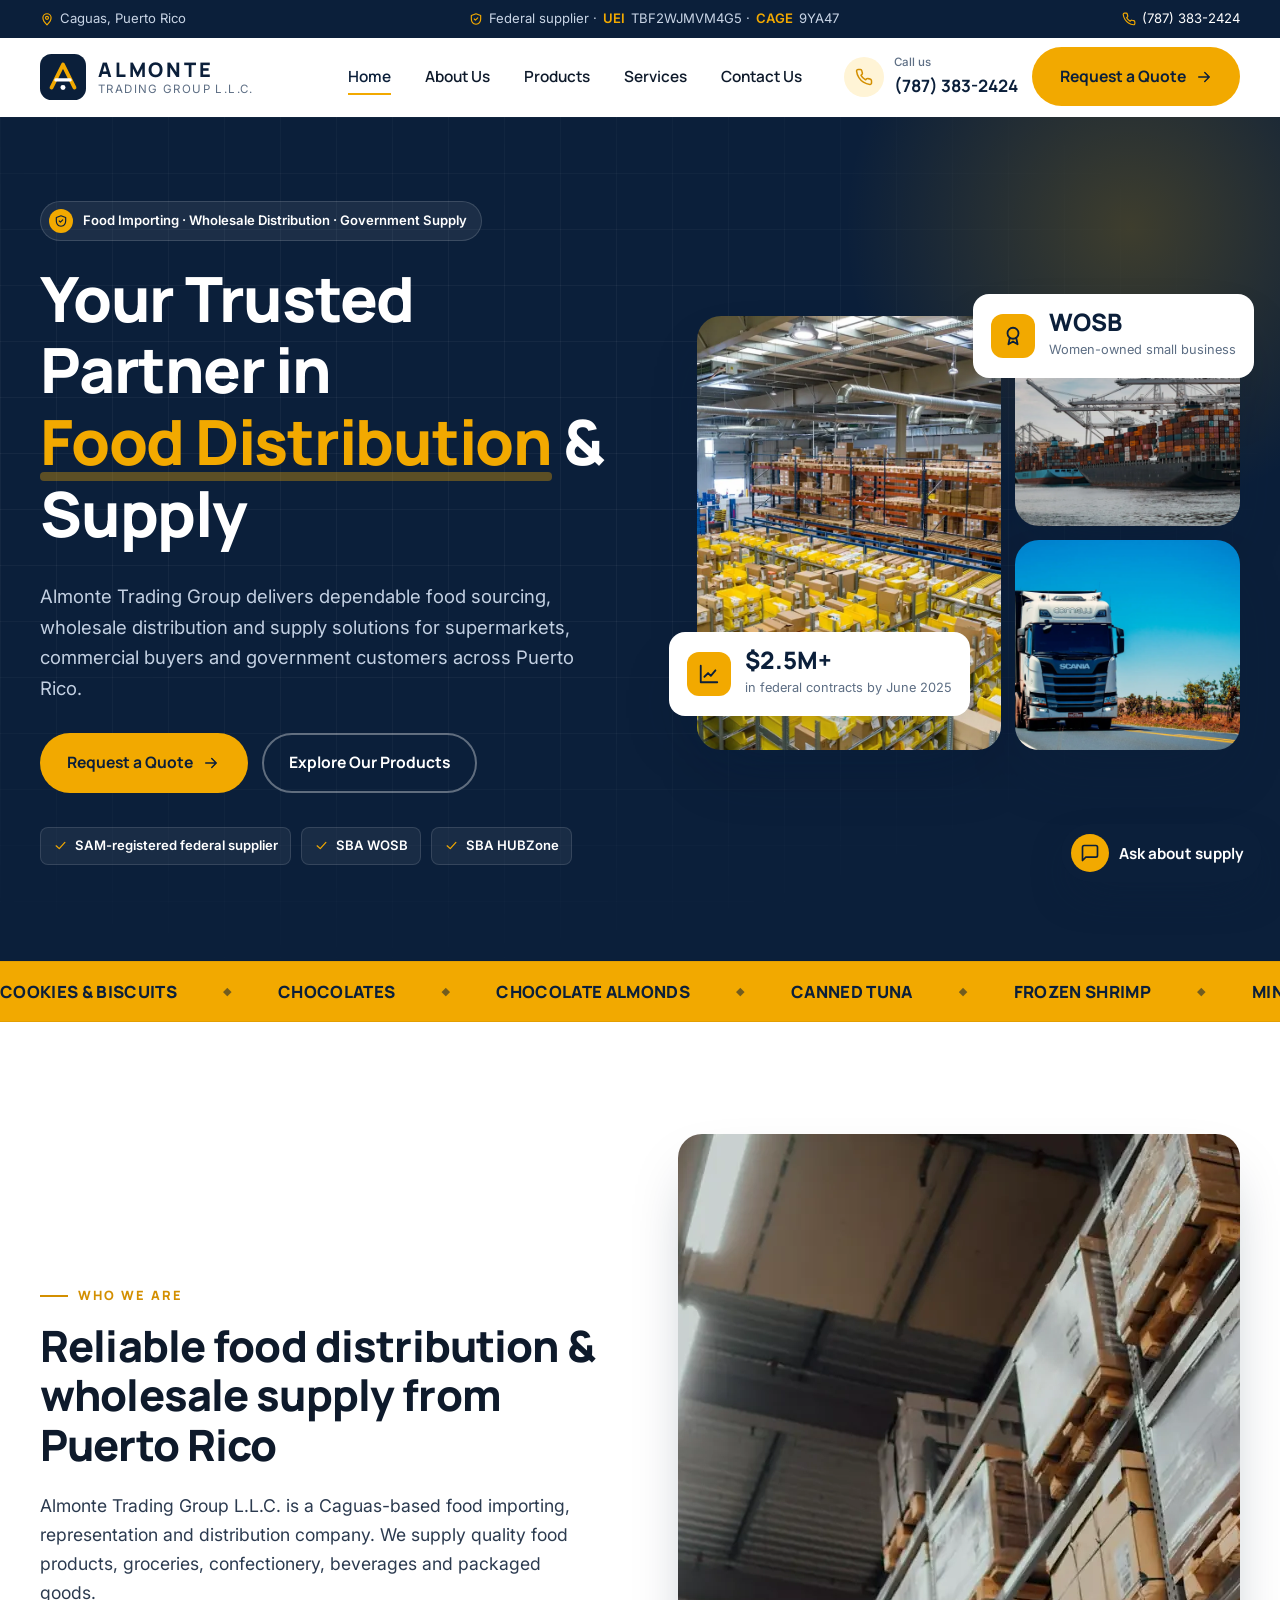
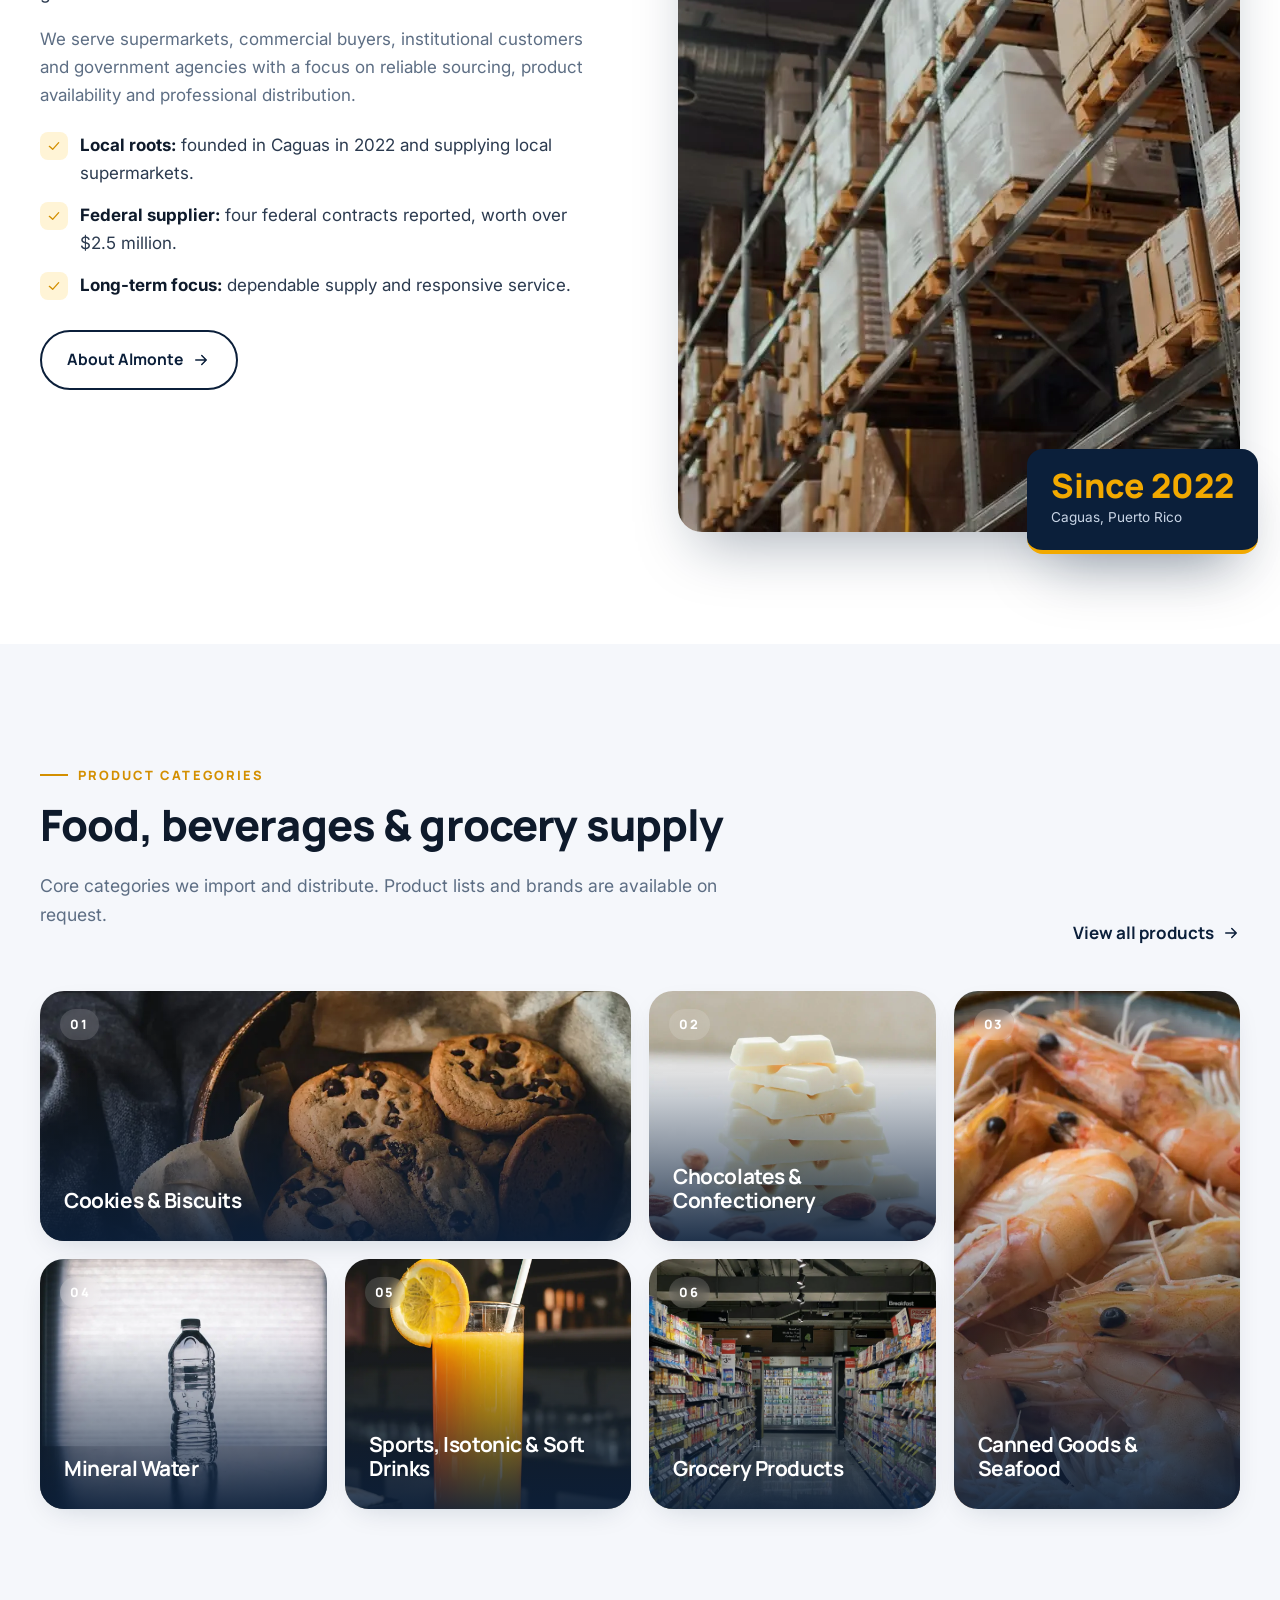
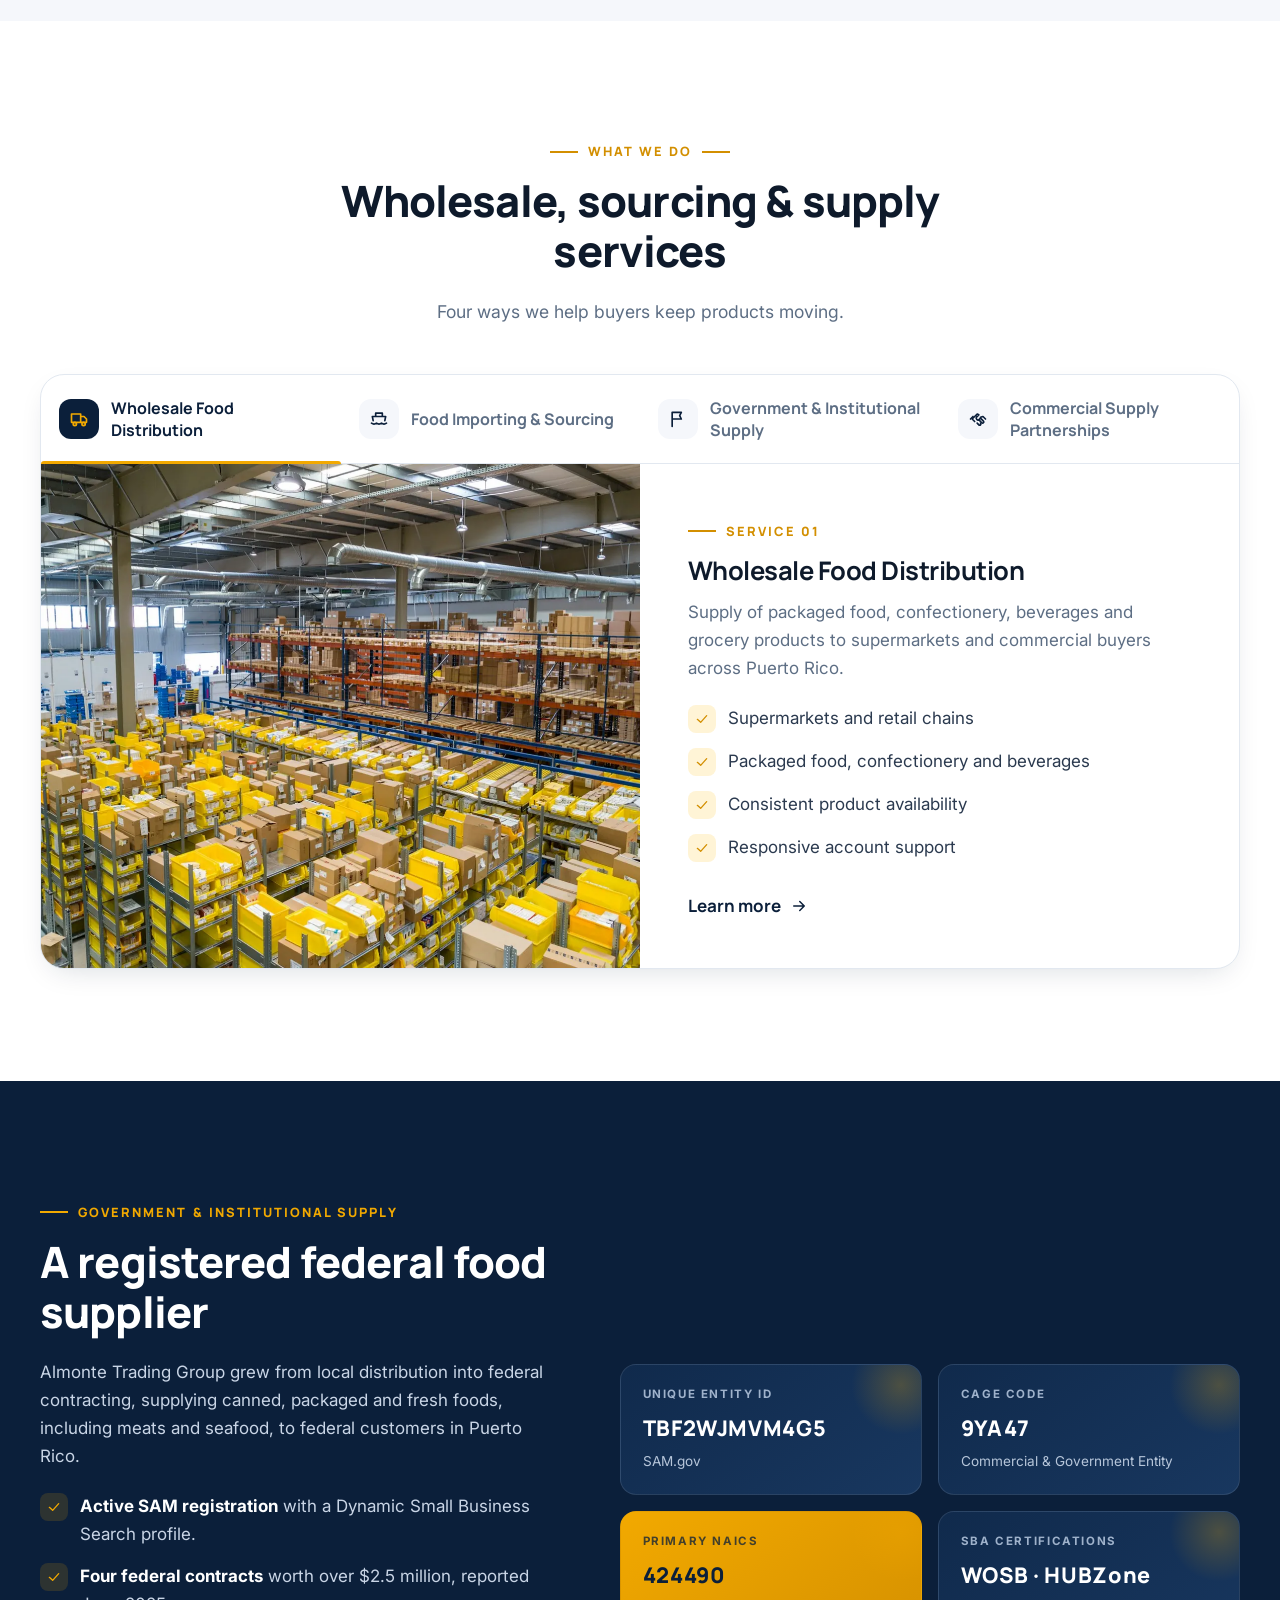
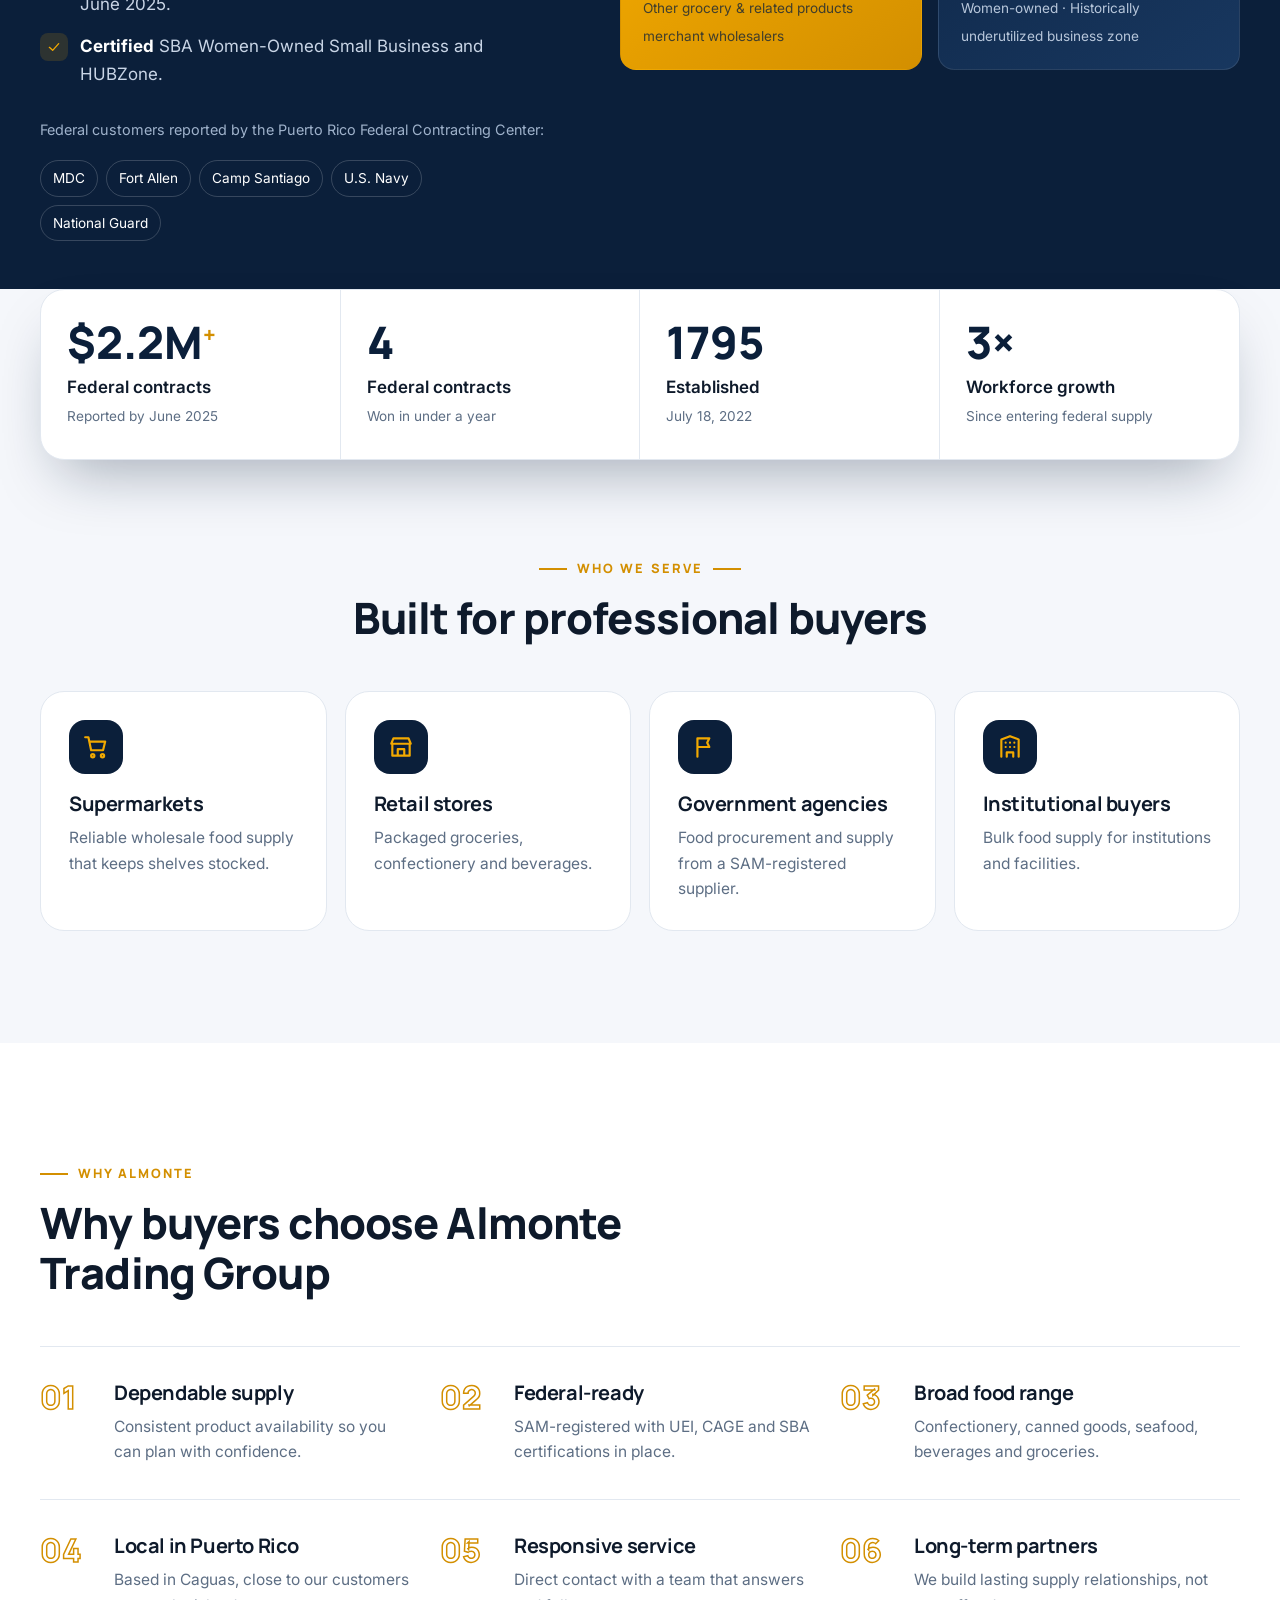
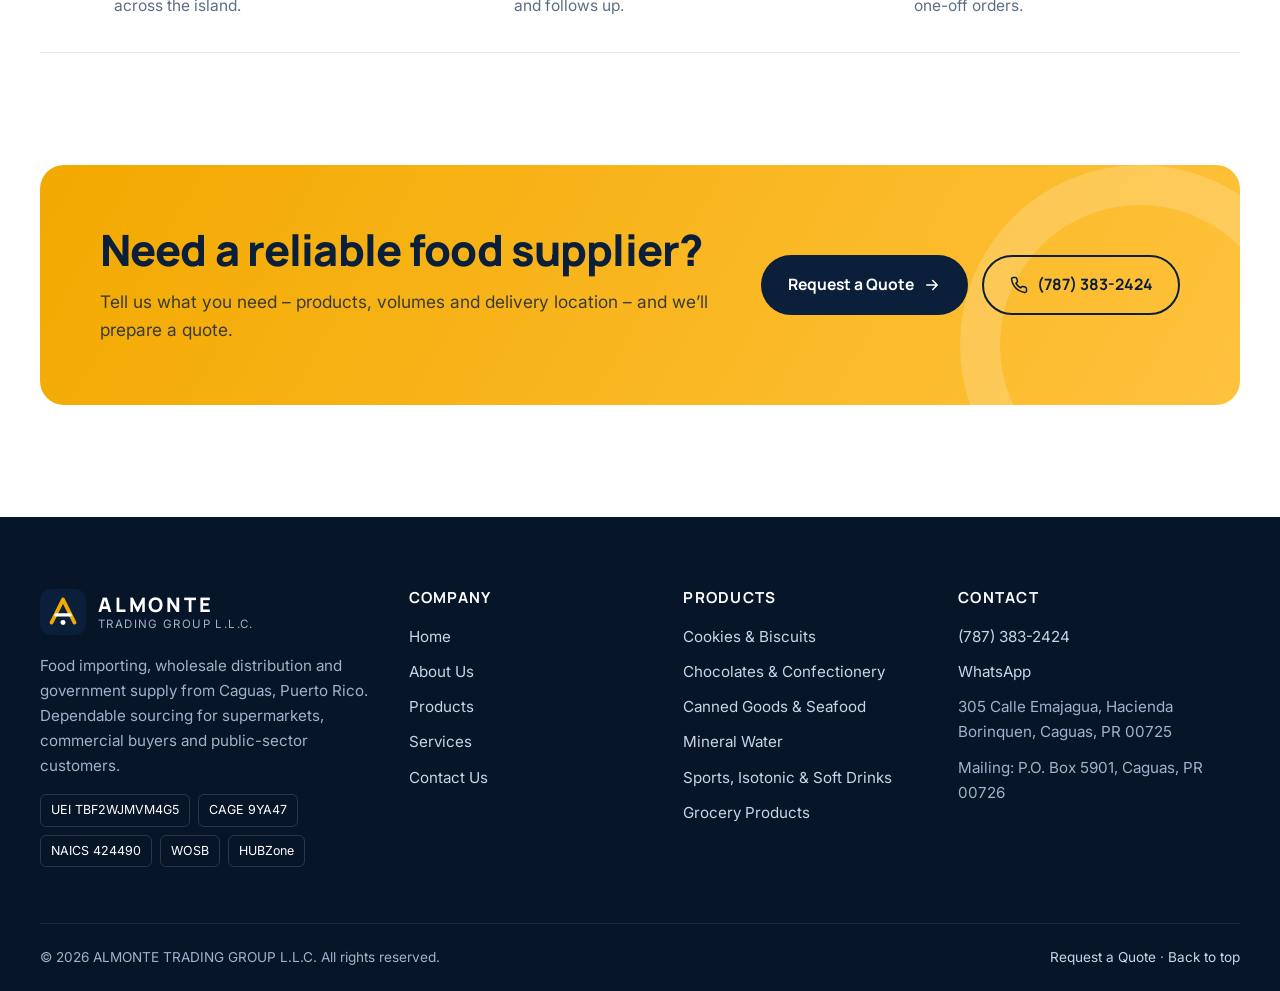
<file: trading/trading/website/index.html>
<!doctype html>
<html lang="en-US" class="no-js">
<head>
<meta charset="utf-8">
<meta name="viewport" content="width=device-width, initial-scale=1">
<title>Almonte Trading Group L.L.C. | Food Distribution &amp; Wholesale Supply, Puerto Rico</title>
<meta name="description" content="Almonte Trading Group L.L.C. is a Caguas, Puerto Rico food importing, wholesale distribution and government supply company. SAM-registered, WOSB and HUBZone. Call (787) 383-2424.">
<link rel="canonical" href="https://www.almontetradinggroup.com/">
<meta name="theme-color" content="#0b1f3a">
<meta property="og:type" content="website">
<meta property="og:site_name" content="Almonte Trading Group">
<meta property="og:title" content="Almonte Trading Group L.L.C. | Food Distribution &amp; Wholesale Supply, Puerto Rico">
<meta property="og:description" content="Almonte Trading Group L.L.C. is a Caguas, Puerto Rico food importing, wholesale distribution and government supply company. SAM-registered, WOSB and HUBZone. Call (787) 383-2424.">
<meta property="og:url" content="https://www.almontetradinggroup.com/">
<meta property="og:image" content="https://www.almontetradinggroup.com/og-image.jpg">
<meta property="og:locale" content="en_US">
<meta name="twitter:card" content="summary_large_image">
<link rel="icon" href="logo-mark.svg" type="image/svg+xml">
<link rel="manifest" href="site.webmanifest">
<link rel="preconnect" href="https://fonts.googleapis.com">
<link rel="preconnect" href="https://fonts.gstatic.com" crossorigin>
<link href="https://fonts.googleapis.com/css2?family=Manrope:wght@600;700;800&family=Inter:wght@400;500;600&display=swap" rel="stylesheet">
<link rel="stylesheet" href="styles.css">
<link rel="preload" as="image" href="hero-warehouse.webp">
<script type="application/ld+json">{"@context": "https://schema.org", "@type": "WholesaleStore", "name": "ALMONTE TRADING GROUP L.L.C.", "alternateName": "Almonte Trading Group", "description": "Puerto Rico food importing, wholesale distribution and government supply company.", "url": "https://www.almontetradinggroup.com", "telephone": "+17873832424", "foundingDate": "2022-07-18", "founder": {"@type": "Person", "name": "Awilda López", "jobTitle": "President"}, "address": {"@type": "PostalAddress", "streetAddress": "305 Calle Emajagua, Hacienda Borinquen", "addressLocality": "Caguas", "addressRegion": "PR", "postalCode": "00725", "addressCountry": "US"}, "areaServed": "Puerto Rico", "naics": "424490", "identifier": [{"@type": "PropertyValue", "propertyID": "UEI", "value": "TBF2WJMVM4G5"}, {"@type": "PropertyValue", "propertyID": "CAGE", "value": "9YA47"}], "image": "https://www.almontetradinggroup.com/og-image.jpg"}</script>
<script>window.SITE_BASE = "";</script>
<script defer src="site-config.js"></script>
<script defer src="main.js"></script>
<script defer src="chatbot.js"></script>
</head>
<body>
<a class="skip" href="#main">Skip to content</a>
<div class="strip"><div class="wrap">
  <span><svg viewBox="0 0 24 24" fill="none" stroke="currentColor" stroke-width="2" stroke-linecap="round" stroke-linejoin="round" aria-hidden="true"><path d="M12 22s7-6.2 7-12a7 7 0 0 0-14 0c0 5.8 7 12 7 12z"/><circle cx="12" cy="10" r="2.6"/></svg> Caguas, Puerto Rico</span>
  <span><svg viewBox="0 0 24 24" fill="none" stroke="currentColor" stroke-width="2" stroke-linecap="round" stroke-linejoin="round" aria-hidden="true"><path d="M12 3 4 6v6c0 5 3.4 8.4 8 9 4.6-.6 8-4 8-9V6z"/><path d="m9 12 2 2 4-4"/></svg> Federal supplier · <b>UEI</b> TBF2WJMVM4G5 · <b>CAGE</b> 9YA47</span>
  <span><svg viewBox="0 0 24 24" fill="none" stroke="currentColor" stroke-width="2" stroke-linecap="round" stroke-linejoin="round" aria-hidden="true"><path d="M22 16.9v3a2 2 0 0 1-2.2 2 19.8 19.8 0 0 1-8.6-3.1 19.5 19.5 0 0 1-6-6A19.8 19.8 0 0 1 2.1 4.2 2 2 0 0 1 4.1 2h3a2 2 0 0 1 2 1.7c.1.9.4 1.8.7 2.7a2 2 0 0 1-.5 2.1L8 9.8a16 16 0 0 0 6 6l1.3-1.3a2 2 0 0 1 2.1-.4c.9.3 1.8.6 2.7.7a2 2 0 0 1 1.7 2z"/></svg> <a href="tel:+17873832424">(787) 383-2424</a></span>
</div></div>
<header class="hdr">
  <div class="wrap hdr-in">
    <a class="logo" href="index.html" aria-label="Almonte Trading Group home"><svg viewBox="0 0 48 48" aria-hidden="true"><rect width="48" height="48" rx="12" fill="#0b1f3a"/><path d="M12 35 24 11l12 24" fill="none" stroke="#f2a900" stroke-width="4" stroke-linejoin="round" stroke-linecap="round"/><path d="M16.5 27h15" stroke="#fff" stroke-width="3.2" stroke-linecap="round"/><circle cx="24" cy="35" r="2.6" fill="#fff"/></svg><span><b>ALMONTE</b><small>Trading Group L.L.C.</small></span></a>
    <nav class="nav" id="nav" aria-label="Main"><ul><li><a href="index.html" aria-current="page">Home</a></li><li><a href="about.html">About Us</a></li><li><a href="products.html">Products</a></li><li><a href="services.html">Services</a></li><li><a href="contact.html">Contact Us</a></li><li class="nav-cta"><a class="btn btn-gold btn-block" href="contact.html#quote">Request a Quote <svg class="arr" viewBox="0 0 24 24" fill="none" stroke="currentColor" stroke-width="2" stroke-linecap="round" stroke-linejoin="round" aria-hidden="true"><path d="M5 12h14M13 6l6 6-6 6"/></svg></a></li></ul></nav>
    <div class="hdr-cta">
      <a class="hdr-phone" href="tel:+17873832424"><i><svg viewBox="0 0 24 24" fill="none" stroke="currentColor" stroke-width="2" stroke-linecap="round" stroke-linejoin="round" aria-hidden="true"><path d="M22 16.9v3a2 2 0 0 1-2.2 2 19.8 19.8 0 0 1-8.6-3.1 19.5 19.5 0 0 1-6-6A19.8 19.8 0 0 1 2.1 4.2 2 2 0 0 1 4.1 2h3a2 2 0 0 1 2 1.7c.1.9.4 1.8.7 2.7a2 2 0 0 1-.5 2.1L8 9.8a16 16 0 0 0 6 6l1.3-1.3a2 2 0 0 1 2.1-.4c.9.3 1.8.6 2.7.7a2 2 0 0 1 1.7 2z"/></svg></i><span><small>Call us</small>(787) 383-2424</span></a>
      <a class="btn btn-gold" href="contact.html#quote">Request a Quote <svg class="arr" viewBox="0 0 24 24" fill="none" stroke="currentColor" stroke-width="2" stroke-linecap="round" stroke-linejoin="round" aria-hidden="true"><path d="M5 12h14M13 6l6 6-6 6"/></svg></a>
      <button class="burger" aria-label="Open menu" aria-expanded="false" aria-controls="nav"><span></span><span></span><span></span></button>
    </div>
  </div>
</header>
<main id="main">

<section class="hero">
  <div class="wrap hero-in">
    <div>
      <span class="tag rv"><i><svg viewBox="0 0 24 24" fill="none" stroke="currentColor" stroke-width="2" stroke-linecap="round" stroke-linejoin="round" aria-hidden="true"><path d="M12 3 4 6v6c0 5 3.4 8.4 8 9 4.6-.6 8-4 8-9V6z"/><path d="m9 12 2 2 4-4"/></svg></i>Food Importing · Wholesale Distribution · Government Supply</span>
      <h1 class="rv d1">Your Trusted Partner in <em>Food Distribution</em> &amp; Supply</h1>
      <p class="lead rv d2">Almonte Trading Group delivers dependable food sourcing, wholesale distribution and supply solutions for supermarkets, commercial buyers and government customers across Puerto Rico.</p>
      <div class="btn-row rv d3"><a class="btn btn-gold" href="contact.html#quote">Request a Quote <svg class="arr" viewBox="0 0 24 24" fill="none" stroke="currentColor" stroke-width="2" stroke-linecap="round" stroke-linejoin="round" aria-hidden="true"><path d="M5 12h14M13 6l6 6-6 6"/></svg></a><a class="btn btn-ghost" href="products.html">Explore Our Products</a></div>
      <div class="creds rv d4"><span><svg viewBox="0 0 24 24" fill="none" stroke="currentColor" stroke-width="2" stroke-linecap="round" stroke-linejoin="round" aria-hidden="true"><path d="M5 12.5 10 17l9-10"/></svg> SAM-registered federal supplier</span><span><svg viewBox="0 0 24 24" fill="none" stroke="currentColor" stroke-width="2" stroke-linecap="round" stroke-linejoin="round" aria-hidden="true"><path d="M5 12.5 10 17l9-10"/></svg> SBA WOSB</span><span><svg viewBox="0 0 24 24" fill="none" stroke="currentColor" stroke-width="2" stroke-linecap="round" stroke-linejoin="round" aria-hidden="true"><path d="M5 12.5 10 17l9-10"/></svg> SBA HUBZone</span></div>
    </div>
    <div class="mosaic rv d2">
      <figure><img src="hero-warehouse.webp" alt="Warehouse stocked with food products ready for distribution" width="1500" height="1000" fetchpriority="high"></figure>
      <figure><img src="port-containers.webp" alt="Cargo ship with containers at port" width="1500" height="1000" loading="lazy"></figure>
      <figure><img src="truck-road.webp" alt="Delivery truck on the road" width="1500" height="1000" loading="lazy"></figure>
      <div class="float-card fc-1"><i><svg viewBox="0 0 24 24" fill="none" stroke="currentColor" stroke-width="2" stroke-linecap="round" stroke-linejoin="round" aria-hidden="true"><path d="M3 3v18h18"/><path d="m7 15 4-4 3 3 5-6"/></svg></i><div><strong>$2.5M+</strong><small>in federal contracts by June 2025</small></div></div>
      <div class="float-card fc-2"><i><svg viewBox="0 0 24 24" fill="none" stroke="currentColor" stroke-width="2" stroke-linecap="round" stroke-linejoin="round" aria-hidden="true"><circle cx="12" cy="9" r="6"/><path d="m8.5 14-1.5 7 5-3 5 3-1.5-7"/></svg></i><div><strong>WOSB</strong><small>Women-owned small business</small></div></div>
    </div>
  </div>
</section>
<div class="marquee" aria-hidden="true"><div class="marquee-track"><span>Cookies & Biscuits</span><span>Chocolates</span><span>Chocolate Almonds</span><span>Canned Tuna</span><span>Frozen Shrimp</span><span>Mineral Water</span><span>Isotonic Drinks</span><span>Sodas</span><span>Grocery Products</span><span>Government Supply</span><span>Cookies & Biscuits</span><span>Chocolates</span><span>Chocolate Almonds</span><span>Canned Tuna</span><span>Frozen Shrimp</span><span>Mineral Water</span><span>Isotonic Drinks</span><span>Sodas</span><span>Grocery Products</span><span>Government Supply</span></div></div>

<section class="sec">
  <div class="wrap split">
    <div class="rv rv-l">
      <span class="kicker">Who we are</span>
      <h2>Reliable food distribution &amp; wholesale supply from Puerto Rico</h2>
      <p style="font-size:1.1rem">Almonte Trading Group L.L.C. is a Caguas-based food importing, representation and distribution company. We supply quality food products, groceries, confectionery, beverages and packaged goods.</p>
      <p style="color:var(--muted)">We serve supermarkets, commercial buyers, institutional customers and government agencies with a focus on reliable sourcing, product availability and professional distribution.</p>
      <ul class="ticks">
        <li><i><svg viewBox="0 0 24 24" fill="none" stroke="currentColor" stroke-width="2" stroke-linecap="round" stroke-linejoin="round" aria-hidden="true"><path d="M5 12.5 10 17l9-10"/></svg></i><span><strong>Local roots:</strong> founded in Caguas in 2022 and supplying local supermarkets.</span></li>
        <li><i><svg viewBox="0 0 24 24" fill="none" stroke="currentColor" stroke-width="2" stroke-linecap="round" stroke-linejoin="round" aria-hidden="true"><path d="M5 12.5 10 17l9-10"/></svg></i><span><strong>Federal supplier:</strong> four federal contracts reported, worth over $2.5 million.</span></li>
        <li><i><svg viewBox="0 0 24 24" fill="none" stroke="currentColor" stroke-width="2" stroke-linecap="round" stroke-linejoin="round" aria-hidden="true"><path d="M5 12.5 10 17l9-10"/></svg></i><span><strong>Long-term focus:</strong> dependable supply and responsive service.</span></li>
      </ul>
      <a class="btn btn-line" href="about.html">About Almonte <svg class="arr" viewBox="0 0 24 24" fill="none" stroke="currentColor" stroke-width="2" stroke-linecap="round" stroke-linejoin="round" aria-hidden="true"><path d="M5 12h14M13 6l6 6-6 6"/></svg></a>
    </div>
    <div class="split-img rv rv-r"><img src="warehouse-racks.webp" alt="Warehouse racks stocked with boxed goods" width="1500" height="998" loading="lazy">
      <div class="stamp"><strong>Since 2022</strong><span>Caguas, Puerto Rico</span></div></div>
  </div>
</section>

<section class="sec sec-soft">
  <div class="wrap">
    <div class="head-row"><div class="sec-head rv"><span class="kicker">Product categories</span><h2>Food, beverages &amp; grocery supply</h2><p>Core categories we import and distribute. Product lists and brands are available on request.</p></div>
    <a class="link-arrow rv" href="products.html">View all products <svg viewBox="0 0 24 24" fill="none" stroke="currentColor" stroke-width="2" stroke-linecap="round" stroke-linejoin="round" aria-hidden="true"><path d="M5 12h14M13 6l6 6-6 6"/></svg></a></div>
    <div class="bento"><a class="tile wide rv d1" href="products.html#cookies"><img src="cookies.webp" alt="" loading="lazy"><span class="num">01</span><span class="go"><svg viewBox="0 0 24 24" fill="none" stroke="currentColor" stroke-width="2" stroke-linecap="round" stroke-linejoin="round" aria-hidden="true"><path d="M5 12h14M13 6l6 6-6 6"/></svg></span><h3>Cookies & Biscuits</h3><p>Packaged cookies and biscuits for retail shelves, snack programmes and institutional buyers.</p></a><a class="tile  rv d2" href="products.html#chocolates"><img src="chocolate-almonds.webp" alt="" loading="lazy"><span class="num">02</span><span class="go"><svg viewBox="0 0 24 24" fill="none" stroke="currentColor" stroke-width="2" stroke-linecap="round" stroke-linejoin="round" aria-hidden="true"><path d="M5 12h14M13 6l6 6-6 6"/></svg></span><h3>Chocolates & Confectionery</h3><p>Chocolate, chocolate almonds and confectionery that sell through year-round and at peak seasons.</p></a><a class="tile tall rv d3" href="products.html#canned-seafood"><img src="shrimp.webp" alt="" loading="lazy"><span class="num">03</span><span class="go"><svg viewBox="0 0 24 24" fill="none" stroke="currentColor" stroke-width="2" stroke-linecap="round" stroke-linejoin="round" aria-hidden="true"><path d="M5 12h14M13 6l6 6-6 6"/></svg></span><h3>Canned Goods & Seafood</h3><p>Shelf-stable canned products and seafood, including tuna and frozen shrimp.</p></a><a class="tile  rv d4" href="products.html#water"><img src="water-bottle.webp" alt="" loading="lazy"><span class="num">04</span><span class="go"><svg viewBox="0 0 24 24" fill="none" stroke="currentColor" stroke-width="2" stroke-linecap="round" stroke-linejoin="round" aria-hidden="true"><path d="M5 12h14M13 6l6 6-6 6"/></svg></span><h3>Mineral Water</h3><p>Still and carbonated mineral water for retail, offices, institutions and events.</p></a><a class="tile  rv d1" href="products.html#beverages"><img src="drinks.webp" alt="" loading="lazy"><span class="num">05</span><span class="go"><svg viewBox="0 0 24 24" fill="none" stroke="currentColor" stroke-width="2" stroke-linecap="round" stroke-linejoin="round" aria-hidden="true"><path d="M5 12h14M13 6l6 6-6 6"/></svg></span><h3>Sports, Isotonic & Soft Drinks</h3><p>Isotonic and sports beverages and sodas for retail, institutional and government programmes.</p></a><a class="tile  rv d2" href="products.html#grocery"><img src="grocery-aisle.webp" alt="" loading="lazy"><span class="num">06</span><span class="go"><svg viewBox="0 0 24 24" fill="none" stroke="currentColor" stroke-width="2" stroke-linecap="round" stroke-linejoin="round" aria-hidden="true"><path d="M5 12h14M13 6l6 6-6 6"/></svg></span><h3>Grocery Products</h3><p>Packaged and general grocery supplies to keep shelves and pantries stocked.</p></a></div>
  </div>
</section>

<section class="sec">
  <div class="wrap">
    <div class="sec-head center rv"><span class="kicker">What we do</span><h2>Wholesale, sourcing &amp; supply services</h2><p>Four ways we help buyers keep products moving.</p></div>
    <div class="tabs rv d1"><div class="tab-list" role="tablist" aria-label="Services"><button class="tab-btn" role="tab" id="t-wholesale" aria-selected="true" aria-controls="p-wholesale" tabindex="0"><i><svg viewBox="0 0 24 24" fill="none" stroke="currentColor" stroke-width="2" stroke-linecap="round" stroke-linejoin="round" aria-hidden="true"><path d="M3 6h11v10H3zM14 9h4l3 3v4h-7"/><circle cx="7" cy="18" r="2"/><circle cx="17.5" cy="18" r="2"/></svg></i>Wholesale Food Distribution</button><button class="tab-btn" role="tab" id="t-importing" aria-selected="false" aria-controls="p-importing" tabindex="-1"><i><svg viewBox="0 0 24 24" fill="none" stroke="currentColor" stroke-width="2" stroke-linecap="round" stroke-linejoin="round" aria-hidden="true"><path d="M3 17c2 1.5 4 1.5 6 0 2 1.5 4 1.5 6 0 2 1.5 4 1.5 6 0"/><path d="M5 14 4 9h16l-1 5M8 9V5h8v4"/></svg></i>Food Importing & Sourcing</button><button class="tab-btn" role="tab" id="t-government" aria-selected="false" aria-controls="p-government" tabindex="-1"><i><svg viewBox="0 0 24 24" fill="none" stroke="currentColor" stroke-width="2" stroke-linecap="round" stroke-linejoin="round" aria-hidden="true"><path d="M5 21V4M5 4h11l-2 4 2 4H5"/></svg></i>Government & Institutional Supply</button><button class="tab-btn" role="tab" id="t-partnerships" aria-selected="false" aria-controls="p-partnerships" tabindex="-1"><i><svg viewBox="0 0 24 24" fill="none" stroke="currentColor" stroke-width="2" stroke-linecap="round" stroke-linejoin="round" aria-hidden="true"><path d="m11 17 2 2a1.4 1.4 0 0 0 2-2"/><path d="m14 14 2.5 2.5a1.4 1.4 0 0 0 2-2L15 11l-1.5 1.5a2 2 0 0 1-3-3L13 7l-2-1-6 6 3 3"/><path d="m21 12-3-3-3 1"/><path d="m3 12 3-3"/></svg></i>Commercial Supply Partnerships</button><span class="tab-ink"></span></div><div class="tab-panel show" role="tabpanel" id="p-wholesale" aria-labelledby="t-wholesale">
      <div class="tp-img"><img src="hero-warehouse.webp" alt="" loading="lazy"></div>
      <div class="tp-body"><span class="kicker">Service 01</span><h3 style="font-size:1.6rem">Wholesale Food Distribution</h3><p style="color:var(--muted)">Supply of packaged food, confectionery, beverages and grocery products to supermarkets and commercial buyers across Puerto Rico.</p>
        <ul class="ticks"><li><i><svg viewBox="0 0 24 24" fill="none" stroke="currentColor" stroke-width="2" stroke-linecap="round" stroke-linejoin="round" aria-hidden="true"><path d="M5 12.5 10 17l9-10"/></svg></i><span>Supermarkets and retail chains</span></li><li><i><svg viewBox="0 0 24 24" fill="none" stroke="currentColor" stroke-width="2" stroke-linecap="round" stroke-linejoin="round" aria-hidden="true"><path d="M5 12.5 10 17l9-10"/></svg></i><span>Packaged food, confectionery and beverages</span></li><li><i><svg viewBox="0 0 24 24" fill="none" stroke="currentColor" stroke-width="2" stroke-linecap="round" stroke-linejoin="round" aria-hidden="true"><path d="M5 12.5 10 17l9-10"/></svg></i><span>Consistent product availability</span></li><li><i><svg viewBox="0 0 24 24" fill="none" stroke="currentColor" stroke-width="2" stroke-linecap="round" stroke-linejoin="round" aria-hidden="true"><path d="M5 12.5 10 17l9-10"/></svg></i><span>Responsive account support</span></li></ul>
        <a class="link-arrow" href="services.html#wholesale">Learn more <svg viewBox="0 0 24 24" fill="none" stroke="currentColor" stroke-width="2" stroke-linecap="round" stroke-linejoin="round" aria-hidden="true"><path d="M5 12h14M13 6l6 6-6 6"/></svg></a></div></div><div class="tab-panel" role="tabpanel" id="p-importing" aria-labelledby="t-importing" hidden>
      <div class="tp-img"><img src="port-containers.webp" alt="" loading="lazy"></div>
      <div class="tp-body"><span class="kicker">Service 02</span><h3 style="font-size:1.6rem">Food Importing & Sourcing</h3><p style="color:var(--muted)">Importing, product sourcing and brand representation for food and beverage categories in the Puerto Rico market.</p>
        <ul class="ticks"><li><i><svg viewBox="0 0 24 24" fill="none" stroke="currentColor" stroke-width="2" stroke-linecap="round" stroke-linejoin="round" aria-hidden="true"><path d="M5 12.5 10 17l9-10"/></svg></i><span>Product sourcing for your requirements</span></li><li><i><svg viewBox="0 0 24 24" fill="none" stroke="currentColor" stroke-width="2" stroke-linecap="round" stroke-linejoin="round" aria-hidden="true"><path d="M5 12.5 10 17l9-10"/></svg></i><span>Import and representation of food brands</span></li><li><i><svg viewBox="0 0 24 24" fill="none" stroke="currentColor" stroke-width="2" stroke-linecap="round" stroke-linejoin="round" aria-hidden="true"><path d="M5 12.5 10 17l9-10"/></svg></i><span>Category expansion for retailers</span></li><li><i><svg viewBox="0 0 24 24" fill="none" stroke="currentColor" stroke-width="2" stroke-linecap="round" stroke-linejoin="round" aria-hidden="true"><path d="M5 12.5 10 17l9-10"/></svg></i><span>Supplier coordination</span></li></ul>
        <a class="link-arrow" href="services.html#importing">Learn more <svg viewBox="0 0 24 24" fill="none" stroke="currentColor" stroke-width="2" stroke-linecap="round" stroke-linejoin="round" aria-hidden="true"><path d="M5 12h14M13 6l6 6-6 6"/></svg></a></div></div><div class="tab-panel" role="tabpanel" id="p-government" aria-labelledby="t-government" hidden>
      <div class="tp-img"><img src="documents.webp" alt="" loading="lazy"></div>
      <div class="tp-body"><span class="kicker">Service 03</span><h3 style="font-size:1.6rem">Government & Institutional Supply</h3><p style="color:var(--muted)">Food supply for federal, public-sector and institutional purchasing requirements, backed by an active SAM registration.</p>
        <ul class="ticks"><li><i><svg viewBox="0 0 24 24" fill="none" stroke="currentColor" stroke-width="2" stroke-linecap="round" stroke-linejoin="round" aria-hidden="true"><path d="M5 12.5 10 17l9-10"/></svg></i><span>SAM-registered federal supplier</span></li><li><i><svg viewBox="0 0 24 24" fill="none" stroke="currentColor" stroke-width="2" stroke-linecap="round" stroke-linejoin="round" aria-hidden="true"><path d="M5 12.5 10 17l9-10"/></svg></i><span>Canned, packaged and fresh foods</span></li><li><i><svg viewBox="0 0 24 24" fill="none" stroke="currentColor" stroke-width="2" stroke-linecap="round" stroke-linejoin="round" aria-hidden="true"><path d="M5 12.5 10 17l9-10"/></svg></i><span>Bases, facilities and institutions</span></li><li><i><svg viewBox="0 0 24 24" fill="none" stroke="currentColor" stroke-width="2" stroke-linecap="round" stroke-linejoin="round" aria-hidden="true"><path d="M5 12.5 10 17l9-10"/></svg></i><span>Compliant documentation and delivery</span></li></ul>
        <a class="link-arrow" href="services.html#government">Learn more <svg viewBox="0 0 24 24" fill="none" stroke="currentColor" stroke-width="2" stroke-linecap="round" stroke-linejoin="round" aria-hidden="true"><path d="M5 12h14M13 6l6 6-6 6"/></svg></a></div></div><div class="tab-panel" role="tabpanel" id="p-partnerships" aria-labelledby="t-partnerships" hidden>
      <div class="tp-img"><img src="handshake.webp" alt="" loading="lazy"></div>
      <div class="tp-body"><span class="kicker">Service 04</span><h3 style="font-size:1.6rem">Commercial Supply Partnerships</h3><p style="color:var(--muted)">Long-term wholesale supply relationships with supermarkets, retailers and other commercial buyers.</p>
        <ul class="ticks"><li><i><svg viewBox="0 0 24 24" fill="none" stroke="currentColor" stroke-width="2" stroke-linecap="round" stroke-linejoin="round" aria-hidden="true"><path d="M5 12.5 10 17l9-10"/></svg></i><span>Recurring supply agreements</span></li><li><i><svg viewBox="0 0 24 24" fill="none" stroke="currentColor" stroke-width="2" stroke-linecap="round" stroke-linejoin="round" aria-hidden="true"><path d="M5 12.5 10 17l9-10"/></svg></i><span>Volume and seasonal planning</span></li><li><i><svg viewBox="0 0 24 24" fill="none" stroke="currentColor" stroke-width="2" stroke-linecap="round" stroke-linejoin="round" aria-hidden="true"><path d="M5 12.5 10 17l9-10"/></svg></i><span>Dedicated point of contact</span></li><li><i><svg viewBox="0 0 24 24" fill="none" stroke="currentColor" stroke-width="2" stroke-linecap="round" stroke-linejoin="round" aria-hidden="true"><path d="M5 12.5 10 17l9-10"/></svg></i><span>Built on dependable service</span></li></ul>
        <a class="link-arrow" href="services.html#partnerships">Learn more <svg viewBox="0 0 24 24" fill="none" stroke="currentColor" stroke-width="2" stroke-linecap="round" stroke-linejoin="round" aria-hidden="true"><path d="M5 12h14M13 6l6 6-6 6"/></svg></a></div></div></div>
  </div>
</section>

<section class="sec sec-navy" id="government">
  <div class="wrap gov">
    <div class="rv rv-l">
      <span class="kicker">Government &amp; institutional supply</span>
      <h2>A registered federal food supplier</h2>
      <p>Almonte Trading Group grew from local distribution into federal contracting, supplying canned, packaged and fresh foods, including meats and seafood, to federal customers in Puerto Rico.</p>
      <ul class="ticks">
        <li><i><svg viewBox="0 0 24 24" fill="none" stroke="currentColor" stroke-width="2" stroke-linecap="round" stroke-linejoin="round" aria-hidden="true"><path d="M5 12.5 10 17l9-10"/></svg></i><span><strong>Active SAM registration</strong> with a Dynamic Small Business Search profile.</span></li>
        <li><i><svg viewBox="0 0 24 24" fill="none" stroke="currentColor" stroke-width="2" stroke-linecap="round" stroke-linejoin="round" aria-hidden="true"><path d="M5 12.5 10 17l9-10"/></svg></i><span><strong>Four federal contracts</strong> worth over $2.5 million, reported June 2025.</span></li>
        <li><i><svg viewBox="0 0 24 24" fill="none" stroke="currentColor" stroke-width="2" stroke-linecap="round" stroke-linejoin="round" aria-hidden="true"><path d="M5 12.5 10 17l9-10"/></svg></i><span><strong>Certified</strong> SBA Women-Owned Small Business and HUBZone.</span></li>
      </ul>
      <p style="margin:18px 0 0;font-size:.9rem;color:#9fb2cb">Federal customers reported by the Puerto Rico Federal Contracting Center:</p>
      <div class="served"><span>MDC</span><span>Fort Allen</span><span>Camp Santiago</span><span>U.S. Navy</span><span>National Guard</span></div>
    </div>
    <div class="id-cards">
      <div class="id-card rv d1"><small>Unique Entity ID</small><strong>TBF2WJMVM4G5</strong><span>SAM.gov</span></div>
      <div class="id-card rv d2"><small>CAGE Code</small><strong>9YA47</strong><span>Commercial & Government Entity</span></div>
      <div class="id-card gold rv d3"><small>Primary NAICS</small><strong>424490</strong><span>Other grocery & related products merchant wholesalers</span></div>
      <div class="id-card rv d4"><small>SBA certifications</small><strong>WOSB · HUBZone</strong><span>Women-owned · Historically underutilized business zone</span></div>
    </div>
  </div>
</section>
<section style="background:var(--bg);padding-bottom:20px"><div class="wrap">
  <div class="stats rv">
    <div class="stat"><strong data-count="2.5" data-prefix="$" data-suffix="M<sup>+</sup>">$2.5M<sup>+</sup></strong><span>Federal contracts</span><small>Reported by June 2025</small></div>
    <div class="stat"><strong data-count="4">4</strong><span>Federal contracts</span><small>Won in under a year</small></div>
    <div class="stat"><strong data-count="2022">2022</strong><span>Established</span><small>July 18, 2022</small></div>
    <div class="stat"><strong data-count="3" data-suffix="×">3×</strong><span>Workforce growth</span><small>Since entering federal supply</small></div>
  </div>
</div></section>

<section class="sec sec-soft" style="padding-top:70px">
  <div class="wrap">
    <div class="sec-head center rv"><span class="kicker">Who we serve</span><h2>Built for professional buyers</h2></div>
    <div class="cards4">
      <div class="card rv d1"><span class="ic"><svg viewBox="0 0 24 24" fill="none" stroke="currentColor" stroke-width="2" stroke-linecap="round" stroke-linejoin="round" aria-hidden="true"><circle cx="9" cy="20" r="1.5"/><circle cx="18" cy="20" r="1.5"/><path d="M2 3h3l2.5 12h11l2-8H6.2"/></svg></span><h3>Supermarkets</h3><p>Reliable wholesale food supply that keeps shelves stocked.</p></div>
      <div class="card rv d2"><span class="ic"><svg viewBox="0 0 24 24" fill="none" stroke="currentColor" stroke-width="2" stroke-linecap="round" stroke-linejoin="round" aria-hidden="true"><path d="M3 9 5 4h14l2 5M4 9v11h16V9M3 9h18M9 20v-6h6v6"/></svg></span><h3>Retail stores</h3><p>Packaged groceries, confectionery and beverages.</p></div>
      <div class="card rv d3"><span class="ic"><svg viewBox="0 0 24 24" fill="none" stroke="currentColor" stroke-width="2" stroke-linecap="round" stroke-linejoin="round" aria-hidden="true"><path d="M5 21V4M5 4h11l-2 4 2 4H5"/></svg></span><h3>Government agencies</h3><p>Food procurement and supply from a SAM-registered supplier.</p></div>
      <div class="card rv d4"><span class="ic"><svg viewBox="0 0 24 24" fill="none" stroke="currentColor" stroke-width="2" stroke-linecap="round" stroke-linejoin="round" aria-hidden="true"><path d="M4 21V5l8-3 8 3v16M9 21v-4h6v4M8 8h.01M12 8h.01M16 8h.01M8 12h.01M12 12h.01M16 12h.01"/></svg></span><h3>Institutional buyers</h3><p>Bulk food supply for institutions and facilities.</p></div>
    </div>
  </div>
</section>

<section class="sec">
  <div class="wrap">
    <div class="sec-head rv"><span class="kicker">Why Almonte</span><h2>Why buyers choose Almonte Trading Group</h2></div>
    <div class="why">
      <div class="why-item rv d1"><b>01</b><div><h3>Dependable supply</h3><p>Consistent product availability so you can plan with confidence.</p></div></div>
      <div class="why-item rv d2"><b>02</b><div><h3>Federal-ready</h3><p>SAM-registered with UEI, CAGE and SBA certifications in place.</p></div></div>
      <div class="why-item rv d3"><b>03</b><div><h3>Broad food range</h3><p>Confectionery, canned goods, seafood, beverages and groceries.</p></div></div>
      <div class="why-item rv d1"><b>04</b><div><h3>Local in Puerto Rico</h3><p>Based in Caguas, close to our customers across the island.</p></div></div>
      <div class="why-item rv d2"><b>05</b><div><h3>Responsive service</h3><p>Direct contact with a team that answers and follows up.</p></div></div>
      <div class="why-item rv d3"><b>06</b><div><h3>Long-term partners</h3><p>We build lasting supply relationships, not one-off orders.</p></div></div>
    </div>
  </div>
</section>
<section class="sec" style="padding-top:0"><div class="wrap"><div class="cta rv">
  <div><h2>Need a reliable food supplier?</h2><p>Tell us what you need – products, volumes and delivery location – and we’ll prepare a quote.</p></div>
  <div class="btn-row"><a class="btn" href="contact.html#quote">Request a Quote <svg class="arr" viewBox="0 0 24 24" fill="none" stroke="currentColor" stroke-width="2" stroke-linecap="round" stroke-linejoin="round" aria-hidden="true"><path d="M5 12h14M13 6l6 6-6 6"/></svg></a><a class="btn btn-line" href="tel:+17873832424"><svg viewBox="0 0 24 24" fill="none" stroke="currentColor" stroke-width="2" stroke-linecap="round" stroke-linejoin="round" aria-hidden="true"><path d="M22 16.9v3a2 2 0 0 1-2.2 2 19.8 19.8 0 0 1-8.6-3.1 19.5 19.5 0 0 1-6-6A19.8 19.8 0 0 1 2.1 4.2 2 2 0 0 1 4.1 2h3a2 2 0 0 1 2 1.7c.1.9.4 1.8.7 2.7a2 2 0 0 1-.5 2.1L8 9.8a16 16 0 0 0 6 6l1.3-1.3a2 2 0 0 1 2.1-.4c.9.3 1.8.6 2.7.7a2 2 0 0 1 1.7 2z"/></svg> (787) 383-2424</a></div>
</div></div></section>
</main>
<footer class="foot">
  <div class="wrap foot-grid">
    <div>
      <a class="logo" href="index.html"><svg viewBox="0 0 48 48" aria-hidden="true"><rect width="48" height="48" rx="12" fill="#0b1f3a"/><path d="M12 35 24 11l12 24" fill="none" stroke="#f2a900" stroke-width="4" stroke-linejoin="round" stroke-linecap="round"/><path d="M16.5 27h15" stroke="#fff" stroke-width="3.2" stroke-linecap="round"/><circle cx="24" cy="35" r="2.6" fill="#fff"/></svg><span><b>ALMONTE</b><small>Trading Group L.L.C.</small></span></a>
      <p>Food importing, wholesale distribution and government supply from Caguas, Puerto Rico. Dependable sourcing for supermarkets, commercial buyers and public-sector customers.</p>
      <div class="ids"><span>UEI TBF2WJMVM4G5</span><span>CAGE 9YA47</span><span>NAICS 424490</span><span>WOSB</span><span>HUBZone</span></div>
    </div>
    <div><h4>Company</h4><ul><li><a href="index.html">Home</a></li><li><a href="about.html">About Us</a></li><li><a href="products.html">Products</a></li><li><a href="services.html">Services</a></li><li><a href="contact.html">Contact Us</a></li></ul></div>
    <div><h4>Products</h4><ul><li><a href="products.html#cookies">Cookies & Biscuits</a></li><li><a href="products.html#chocolates">Chocolates & Confectionery</a></li><li><a href="products.html#canned-seafood">Canned Goods & Seafood</a></li><li><a href="products.html#water">Mineral Water</a></li><li><a href="products.html#beverages">Sports, Isotonic & Soft Drinks</a></li><li><a href="products.html#grocery">Grocery Products</a></li></ul></div>
    <div><h4>Contact</h4><ul>
      <li><a href="tel:+17873832424">(787) 383-2424</a></li>
      <li><a href="https://wa.me/17873832424" target="_blank" rel="noopener">WhatsApp</a></li>
      <li>305 Calle Emajagua, Hacienda Borinquen, Caguas, PR 00725</li>
      <li>Mailing: P.O. Box 5901, Caguas, PR 00726</li>
    </ul></div>
  </div>
  <div class="wrap foot-bottom"><span>© <span data-year>2026</span> ALMONTE TRADING GROUP L.L.C. All rights reserved.</span><span><a href="contact.html#quote">Request a Quote</a> · <a href="#main">Back to top</a></span></div>
</footer>
<a class="fab-call" href="tel:+17873832424" aria-label="Call (787) 383-2424"><svg viewBox="0 0 24 24" fill="none" stroke="currentColor" stroke-width="2" stroke-linecap="round" stroke-linejoin="round" aria-hidden="true"><path d="M22 16.9v3a2 2 0 0 1-2.2 2 19.8 19.8 0 0 1-8.6-3.1 19.5 19.5 0 0 1-6-6A19.8 19.8 0 0 1 2.1 4.2 2 2 0 0 1 4.1 2h3a2 2 0 0 1 2 1.7c.1.9.4 1.8.7 2.7a2 2 0 0 1-.5 2.1L8 9.8a16 16 0 0 0 6 6l1.3-1.3a2 2 0 0 1 2.1-.4c.9.3 1.8.6 2.7.7a2 2 0 0 1 1.7 2z"/></svg></a>
</body>
</html>
</file>
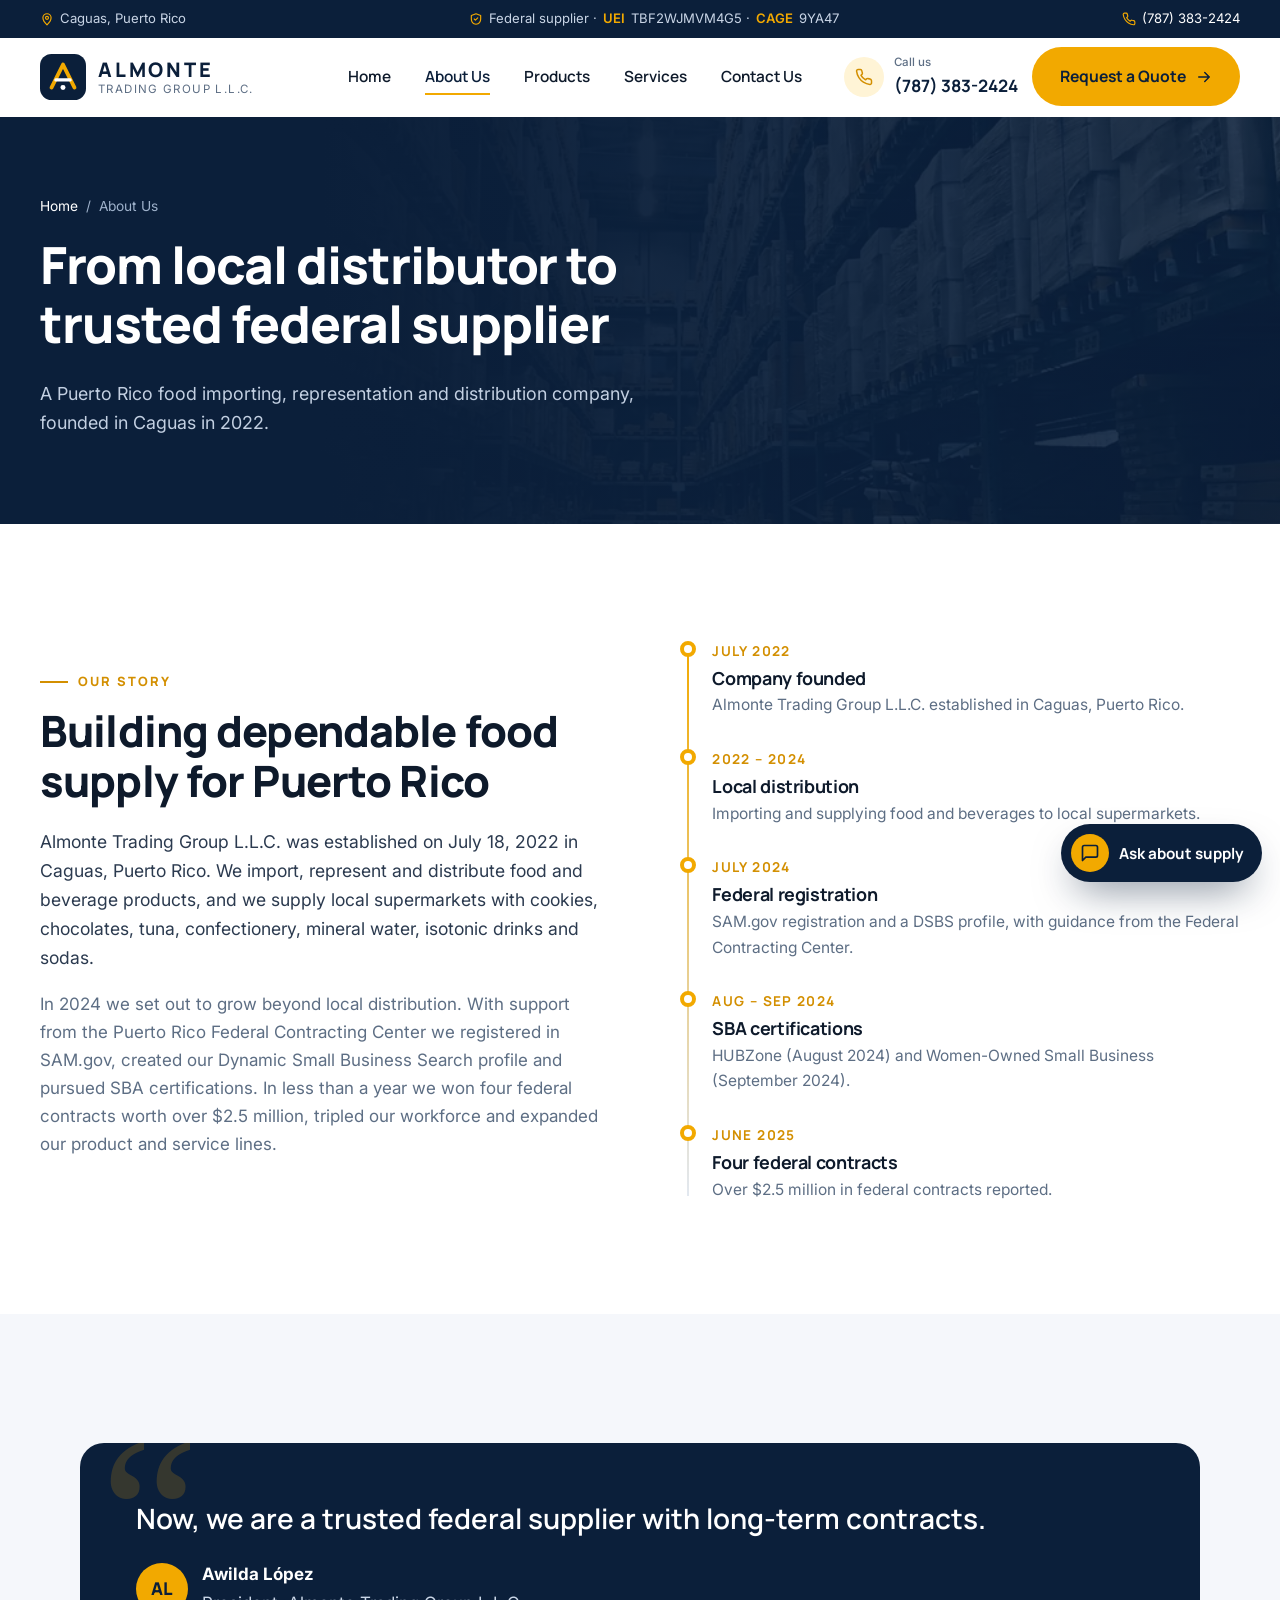
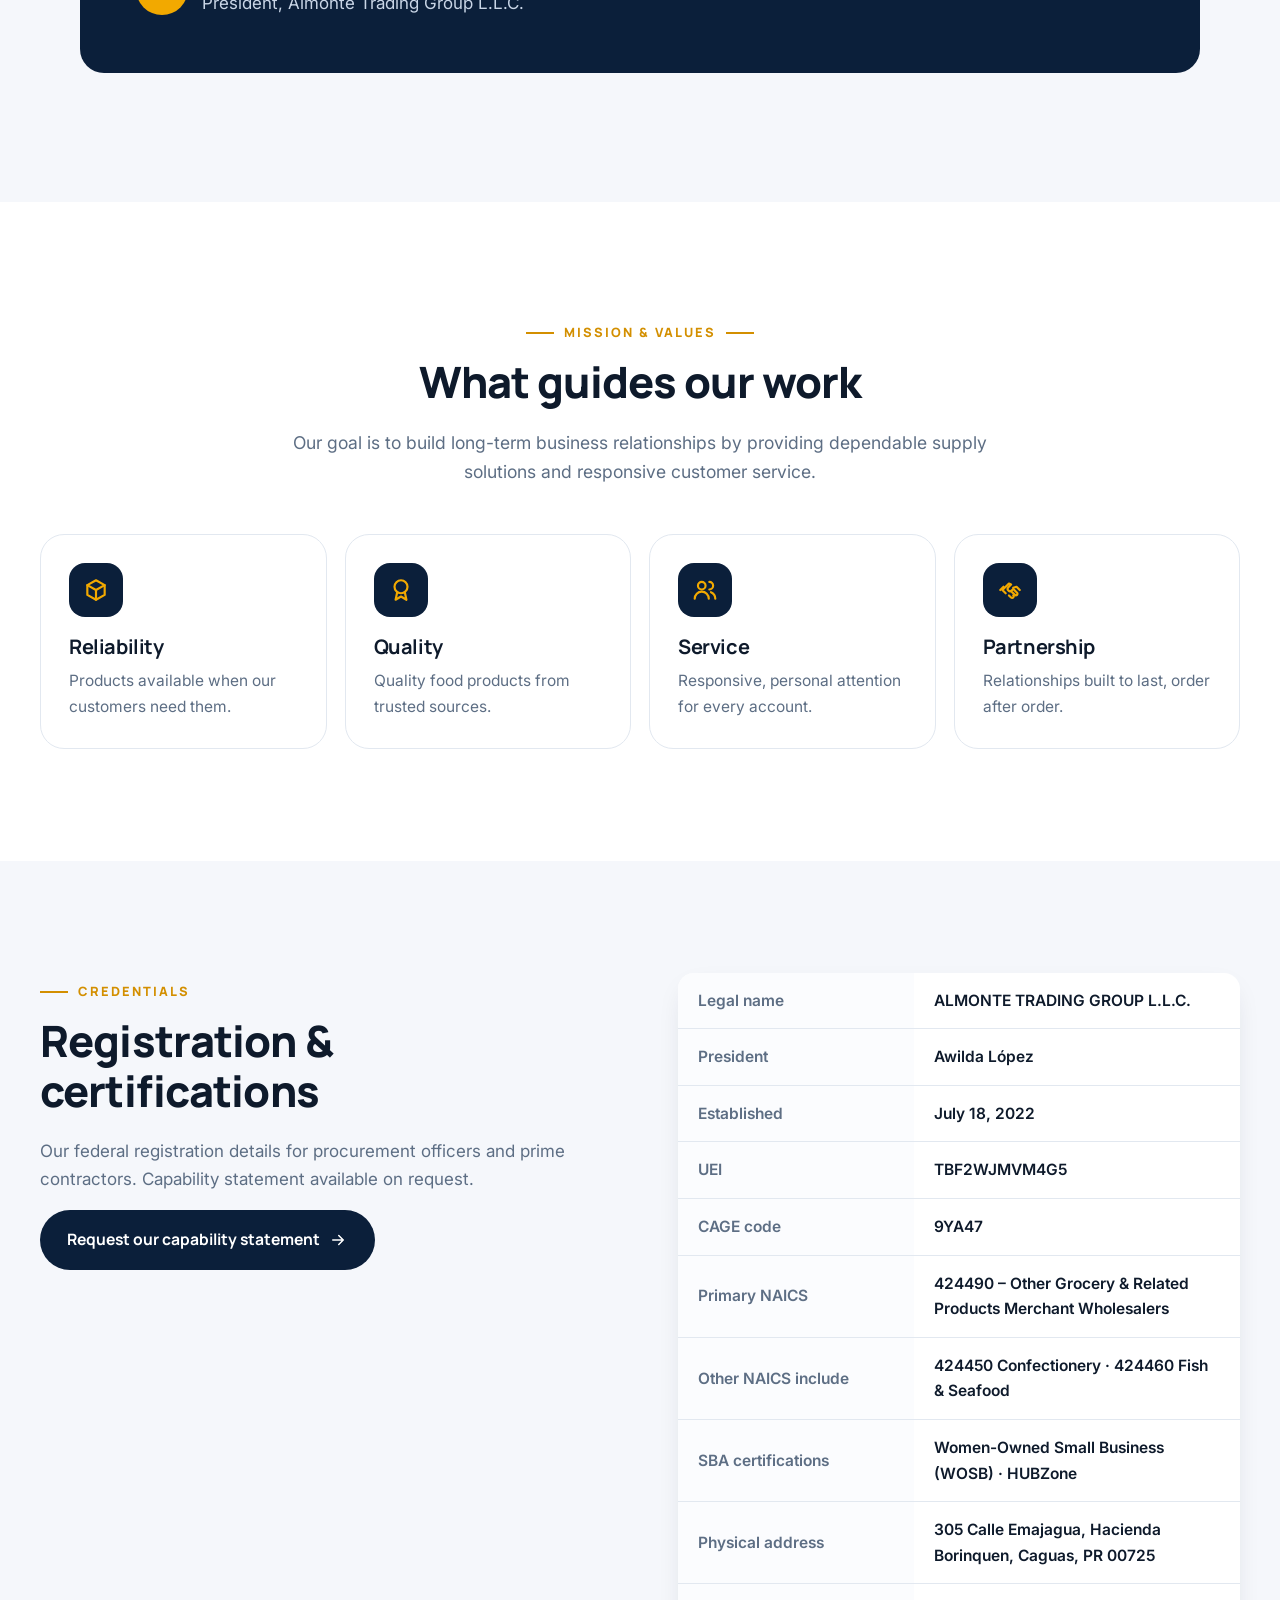
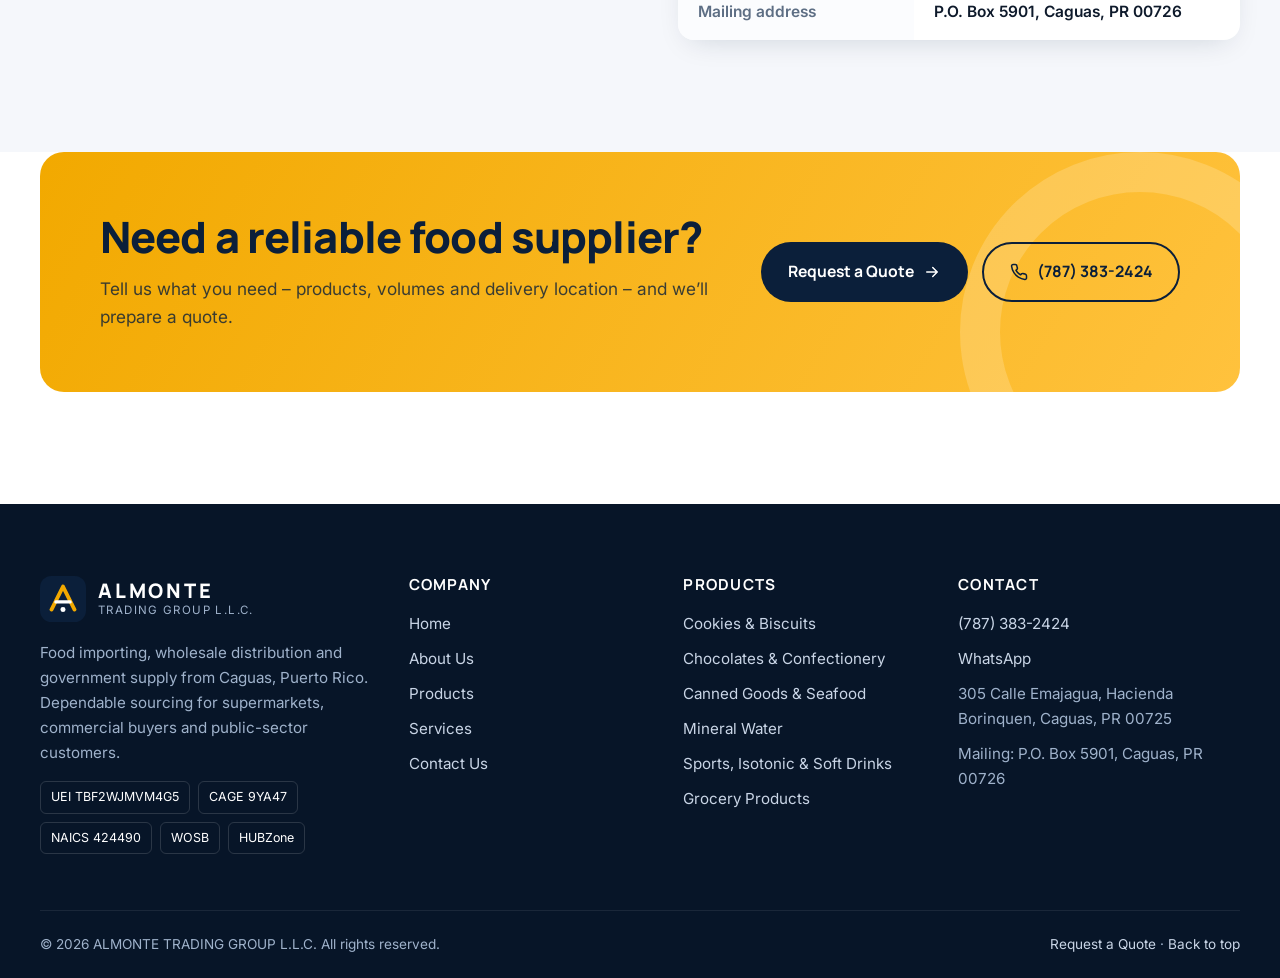
<file: trading/trading/website/about.html>
<!doctype html>
<html lang="en-US" class="no-js">
<head>
<meta charset="utf-8">
<meta name="viewport" content="width=device-width, initial-scale=1">
<title>About Us | Almonte Trading Group L.L.C., Caguas, Puerto Rico</title>
<meta name="description" content="Founded in Caguas in 2022, Almonte Trading Group grew from local food distribution to a federal supplier with four contracts worth over $2.5M. Led by President Awilda López.">
<link rel="canonical" href="https://www.almontetradinggroup.com/about.html">
<meta name="theme-color" content="#0b1f3a">
<meta property="og:type" content="website">
<meta property="og:site_name" content="Almonte Trading Group">
<meta property="og:title" content="About Us | Almonte Trading Group L.L.C., Caguas, Puerto Rico">
<meta property="og:description" content="Founded in Caguas in 2022, Almonte Trading Group grew from local food distribution to a federal supplier with four contracts worth over $2.5M. Led by President Awilda López.">
<meta property="og:url" content="https://www.almontetradinggroup.com/about.html">
<meta property="og:image" content="https://www.almontetradinggroup.com/og-image.jpg">
<meta property="og:locale" content="en_US">
<meta name="twitter:card" content="summary_large_image">
<link rel="icon" href="logo-mark.svg" type="image/svg+xml">
<link rel="manifest" href="site.webmanifest">
<link rel="preconnect" href="https://fonts.googleapis.com">
<link rel="preconnect" href="https://fonts.gstatic.com" crossorigin>
<link href="https://fonts.googleapis.com/css2?family=Manrope:wght@600;700;800&family=Inter:wght@400;500;600&display=swap" rel="stylesheet">
<link rel="stylesheet" href="styles.css">

<script type="application/ld+json">{"@context": "https://schema.org", "@type": "WholesaleStore", "name": "ALMONTE TRADING GROUP L.L.C.", "alternateName": "Almonte Trading Group", "description": "Puerto Rico food importing, wholesale distribution and government supply company.", "url": "https://www.almontetradinggroup.com", "telephone": "+17873832424", "foundingDate": "2022-07-18", "founder": {"@type": "Person", "name": "Awilda López", "jobTitle": "President"}, "address": {"@type": "PostalAddress", "streetAddress": "305 Calle Emajagua, Hacienda Borinquen", "addressLocality": "Caguas", "addressRegion": "PR", "postalCode": "00725", "addressCountry": "US"}, "areaServed": "Puerto Rico", "naics": "424490", "identifier": [{"@type": "PropertyValue", "propertyID": "UEI", "value": "TBF2WJMVM4G5"}, {"@type": "PropertyValue", "propertyID": "CAGE", "value": "9YA47"}], "image": "https://www.almontetradinggroup.com/og-image.jpg"}</script>
<script>window.SITE_BASE = "";</script>
<script defer src="site-config.js"></script>
<script defer src="main.js"></script>
<script defer src="chatbot.js"></script>
</head>
<body>
<a class="skip" href="#main">Skip to content</a>
<div class="strip"><div class="wrap">
  <span><svg viewBox="0 0 24 24" fill="none" stroke="currentColor" stroke-width="2" stroke-linecap="round" stroke-linejoin="round" aria-hidden="true"><path d="M12 22s7-6.2 7-12a7 7 0 0 0-14 0c0 5.8 7 12 7 12z"/><circle cx="12" cy="10" r="2.6"/></svg> Caguas, Puerto Rico</span>
  <span><svg viewBox="0 0 24 24" fill="none" stroke="currentColor" stroke-width="2" stroke-linecap="round" stroke-linejoin="round" aria-hidden="true"><path d="M12 3 4 6v6c0 5 3.4 8.4 8 9 4.6-.6 8-4 8-9V6z"/><path d="m9 12 2 2 4-4"/></svg> Federal supplier · <b>UEI</b> TBF2WJMVM4G5 · <b>CAGE</b> 9YA47</span>
  <span><svg viewBox="0 0 24 24" fill="none" stroke="currentColor" stroke-width="2" stroke-linecap="round" stroke-linejoin="round" aria-hidden="true"><path d="M22 16.9v3a2 2 0 0 1-2.2 2 19.8 19.8 0 0 1-8.6-3.1 19.5 19.5 0 0 1-6-6A19.8 19.8 0 0 1 2.1 4.2 2 2 0 0 1 4.1 2h3a2 2 0 0 1 2 1.7c.1.9.4 1.8.7 2.7a2 2 0 0 1-.5 2.1L8 9.8a16 16 0 0 0 6 6l1.3-1.3a2 2 0 0 1 2.1-.4c.9.3 1.8.6 2.7.7a2 2 0 0 1 1.7 2z"/></svg> <a href="tel:+17873832424">(787) 383-2424</a></span>
</div></div>
<header class="hdr">
  <div class="wrap hdr-in">
    <a class="logo" href="index.html" aria-label="Almonte Trading Group home"><svg viewBox="0 0 48 48" aria-hidden="true"><rect width="48" height="48" rx="12" fill="#0b1f3a"/><path d="M12 35 24 11l12 24" fill="none" stroke="#f2a900" stroke-width="4" stroke-linejoin="round" stroke-linecap="round"/><path d="M16.5 27h15" stroke="#fff" stroke-width="3.2" stroke-linecap="round"/><circle cx="24" cy="35" r="2.6" fill="#fff"/></svg><span><b>ALMONTE</b><small>Trading Group L.L.C.</small></span></a>
    <nav class="nav" id="nav" aria-label="Main"><ul><li><a href="index.html">Home</a></li><li><a href="about.html" aria-current="page">About Us</a></li><li><a href="products.html">Products</a></li><li><a href="services.html">Services</a></li><li><a href="contact.html">Contact Us</a></li><li class="nav-cta"><a class="btn btn-gold btn-block" href="contact.html#quote">Request a Quote <svg class="arr" viewBox="0 0 24 24" fill="none" stroke="currentColor" stroke-width="2" stroke-linecap="round" stroke-linejoin="round" aria-hidden="true"><path d="M5 12h14M13 6l6 6-6 6"/></svg></a></li></ul></nav>
    <div class="hdr-cta">
      <a class="hdr-phone" href="tel:+17873832424"><i><svg viewBox="0 0 24 24" fill="none" stroke="currentColor" stroke-width="2" stroke-linecap="round" stroke-linejoin="round" aria-hidden="true"><path d="M22 16.9v3a2 2 0 0 1-2.2 2 19.8 19.8 0 0 1-8.6-3.1 19.5 19.5 0 0 1-6-6A19.8 19.8 0 0 1 2.1 4.2 2 2 0 0 1 4.1 2h3a2 2 0 0 1 2 1.7c.1.9.4 1.8.7 2.7a2 2 0 0 1-.5 2.1L8 9.8a16 16 0 0 0 6 6l1.3-1.3a2 2 0 0 1 2.1-.4c.9.3 1.8.6 2.7.7a2 2 0 0 1 1.7 2z"/></svg></i><span><small>Call us</small>(787) 383-2424</span></a>
      <a class="btn btn-gold" href="contact.html#quote">Request a Quote <svg class="arr" viewBox="0 0 24 24" fill="none" stroke="currentColor" stroke-width="2" stroke-linecap="round" stroke-linejoin="round" aria-hidden="true"><path d="M5 12h14M13 6l6 6-6 6"/></svg></a>
      <button class="burger" aria-label="Open menu" aria-expanded="false" aria-controls="nav"><span></span><span></span><span></span></button>
    </div>
  </div>
</header>
<main id="main">
<section class="phero"><img src="warehouse-aisle.webp" alt="" width="1500" height="1000">
  <div class="wrap"><nav class="crumbs" aria-label="Breadcrumb"><a href="index.html">Home</a><span>/</span><span aria-current="page">About Us</span></nav>
  <h1 class="rv">From local distributor to trusted federal supplier</h1><p class="rv d1">A Puerto Rico food importing, representation and distribution company, founded in Caguas in 2022.</p></div></section>
<section class="sec">
  <div class="wrap split">
    <div class="rv rv-l">
      <span class="kicker">Our story</span>
      <h2>Building dependable food supply for Puerto Rico</h2>
      <p style="font-size:1.1rem">Almonte Trading Group L.L.C. was established on July 18, 2022 in Caguas, Puerto Rico. We import, represent and distribute food and beverage products, and we supply local supermarkets with cookies, chocolates, tuna, confectionery, mineral water, isotonic drinks and sodas.</p>
      <p style="color:var(--muted)">In 2024 we set out to grow beyond local distribution. With support from the Puerto Rico Federal Contracting Center we registered in SAM.gov, created our Dynamic Small Business Search profile and pursued SBA certifications. In less than a year we won four federal contracts worth over $2.5 million, tripled our workforce and expanded our product and service lines.</p>
    </div>
    <div class="rv rv-r">
      <div class="timeline">
        <div class="tl"><b>July 2022</b><h3>Company founded</h3><p>Almonte Trading Group L.L.C. established in Caguas, Puerto Rico.</p></div>
        <div class="tl"><b>2022 – 2024</b><h3>Local distribution</h3><p>Importing and supplying food and beverages to local supermarkets.</p></div>
        <div class="tl"><b>July 2024</b><h3>Federal registration</h3><p>SAM.gov registration and a DSBS profile, with guidance from the Federal Contracting Center.</p></div>
        <div class="tl"><b>Aug – Sep 2024</b><h3>SBA certifications</h3><p>HUBZone (August 2024) and Women-Owned Small Business (September 2024).</p></div>
        <div class="tl"><b>June 2025</b><h3>Four federal contracts</h3><p>Over $2.5 million in federal contracts reported.</p></div>
      </div>
    </div>
  </div>
</section>
<section class="sec sec-soft">
  <div class="wrap">
    <figure class="quote rv">
      <blockquote>Now, we are a trusted federal supplier with long-term contracts.</blockquote>
      <figcaption><span class="avatar">AL</span><span><b>Awilda López</b>President, Almonte Trading Group L.L.C.</span></figcaption>
    </figure>
  </div>
</section>
<section class="sec">
  <div class="wrap">
    <div class="sec-head center rv"><span class="kicker">Mission &amp; values</span><h2>What guides our work</h2><p>Our goal is to build long-term business relationships by providing dependable supply solutions and responsive customer service.</p></div>
    <div class="cards4">
      <div class="card rv d1"><span class="ic"><svg viewBox="0 0 24 24" fill="none" stroke="currentColor" stroke-width="2" stroke-linecap="round" stroke-linejoin="round" aria-hidden="true"><path d="m12 3 8 4.5v9L12 21l-8-4.5v-9z"/><path d="m4 7.5 8 4.5 8-4.5M12 12v9"/></svg></span><h3>Reliability</h3><p>Products available when our customers need them.</p></div>
      <div class="card rv d2"><span class="ic"><svg viewBox="0 0 24 24" fill="none" stroke="currentColor" stroke-width="2" stroke-linecap="round" stroke-linejoin="round" aria-hidden="true"><circle cx="12" cy="9" r="6"/><path d="m8.5 14-1.5 7 5-3 5 3-1.5-7"/></svg></span><h3>Quality</h3><p>Quality food products from trusted sources.</p></div>
      <div class="card rv d3"><span class="ic"><svg viewBox="0 0 24 24" fill="none" stroke="currentColor" stroke-width="2" stroke-linecap="round" stroke-linejoin="round" aria-hidden="true"><circle cx="9" cy="8" r="3.5"/><path d="M2.5 20a6.5 6.5 0 0 1 13 0"/><path d="M16 4.5a3.5 3.5 0 0 1 0 7M21.5 20a6.5 6.5 0 0 0-4-6"/></svg></span><h3>Service</h3><p>Responsive, personal attention for every account.</p></div>
      <div class="card rv d4"><span class="ic"><svg viewBox="0 0 24 24" fill="none" stroke="currentColor" stroke-width="2" stroke-linecap="round" stroke-linejoin="round" aria-hidden="true"><path d="m11 17 2 2a1.4 1.4 0 0 0 2-2"/><path d="m14 14 2.5 2.5a1.4 1.4 0 0 0 2-2L15 11l-1.5 1.5a2 2 0 0 1-3-3L13 7l-2-1-6 6 3 3"/><path d="m21 12-3-3-3 1"/><path d="m3 12 3-3"/></svg></span><h3>Partnership</h3><p>Relationships built to last, order after order.</p></div>
    </div>
  </div>
</section>
<section class="sec sec-soft" id="credentials">
  <div class="wrap split" style="align-items:start">
    <div class="rv rv-l">
      <span class="kicker">Credentials</span>
      <h2>Registration &amp; certifications</h2>
      <p style="color:var(--muted)">Our federal registration details for procurement officers and prime contractors. Capability statement available on request.</p>
      <a class="btn" href="contact.html#quote">Request our capability statement <svg class="arr" viewBox="0 0 24 24" fill="none" stroke="currentColor" stroke-width="2" stroke-linecap="round" stroke-linejoin="round" aria-hidden="true"><path d="M5 12h14M13 6l6 6-6 6"/></svg></a>
    </div>
    <div class="rv rv-r"><table class="reg">
      <tr><th>Legal name</th><td>ALMONTE TRADING GROUP L.L.C.</td></tr>
      <tr><th>President</th><td>Awilda López</td></tr>
      <tr><th>Established</th><td>July 18, 2022</td></tr>
      <tr><th>UEI</th><td>TBF2WJMVM4G5</td></tr>
      <tr><th>CAGE code</th><td>9YA47</td></tr>
      <tr><th>Primary NAICS</th><td>424490 – Other Grocery &amp; Related Products Merchant Wholesalers</td></tr>
      <tr><th>Other NAICS include</th><td>424450 Confectionery · 424460 Fish &amp; Seafood</td></tr>
      <tr><th>SBA certifications</th><td>Women-Owned Small Business (WOSB) · HUBZone</td></tr>
      <tr><th>Physical address</th><td>305 Calle Emajagua, Hacienda Borinquen, Caguas, PR 00725</td></tr>
      <tr><th>Mailing address</th><td>P.O. Box 5901, Caguas, PR 00726</td></tr>
    </table></div>
  </div>
</section>
<section class="sec" style="padding-top:0"><div class="wrap"><div class="cta rv">
  <div><h2>Need a reliable food supplier?</h2><p>Tell us what you need – products, volumes and delivery location – and we’ll prepare a quote.</p></div>
  <div class="btn-row"><a class="btn" href="contact.html#quote">Request a Quote <svg class="arr" viewBox="0 0 24 24" fill="none" stroke="currentColor" stroke-width="2" stroke-linecap="round" stroke-linejoin="round" aria-hidden="true"><path d="M5 12h14M13 6l6 6-6 6"/></svg></a><a class="btn btn-line" href="tel:+17873832424"><svg viewBox="0 0 24 24" fill="none" stroke="currentColor" stroke-width="2" stroke-linecap="round" stroke-linejoin="round" aria-hidden="true"><path d="M22 16.9v3a2 2 0 0 1-2.2 2 19.8 19.8 0 0 1-8.6-3.1 19.5 19.5 0 0 1-6-6A19.8 19.8 0 0 1 2.1 4.2 2 2 0 0 1 4.1 2h3a2 2 0 0 1 2 1.7c.1.9.4 1.8.7 2.7a2 2 0 0 1-.5 2.1L8 9.8a16 16 0 0 0 6 6l1.3-1.3a2 2 0 0 1 2.1-.4c.9.3 1.8.6 2.7.7a2 2 0 0 1 1.7 2z"/></svg> (787) 383-2424</a></div>
</div></div></section>
</main>
<footer class="foot">
  <div class="wrap foot-grid">
    <div>
      <a class="logo" href="index.html"><svg viewBox="0 0 48 48" aria-hidden="true"><rect width="48" height="48" rx="12" fill="#0b1f3a"/><path d="M12 35 24 11l12 24" fill="none" stroke="#f2a900" stroke-width="4" stroke-linejoin="round" stroke-linecap="round"/><path d="M16.5 27h15" stroke="#fff" stroke-width="3.2" stroke-linecap="round"/><circle cx="24" cy="35" r="2.6" fill="#fff"/></svg><span><b>ALMONTE</b><small>Trading Group L.L.C.</small></span></a>
      <p>Food importing, wholesale distribution and government supply from Caguas, Puerto Rico. Dependable sourcing for supermarkets, commercial buyers and public-sector customers.</p>
      <div class="ids"><span>UEI TBF2WJMVM4G5</span><span>CAGE 9YA47</span><span>NAICS 424490</span><span>WOSB</span><span>HUBZone</span></div>
    </div>
    <div><h4>Company</h4><ul><li><a href="index.html">Home</a></li><li><a href="about.html">About Us</a></li><li><a href="products.html">Products</a></li><li><a href="services.html">Services</a></li><li><a href="contact.html">Contact Us</a></li></ul></div>
    <div><h4>Products</h4><ul><li><a href="products.html#cookies">Cookies & Biscuits</a></li><li><a href="products.html#chocolates">Chocolates & Confectionery</a></li><li><a href="products.html#canned-seafood">Canned Goods & Seafood</a></li><li><a href="products.html#water">Mineral Water</a></li><li><a href="products.html#beverages">Sports, Isotonic & Soft Drinks</a></li><li><a href="products.html#grocery">Grocery Products</a></li></ul></div>
    <div><h4>Contact</h4><ul>
      <li><a href="tel:+17873832424">(787) 383-2424</a></li>
      <li><a href="https://wa.me/17873832424" target="_blank" rel="noopener">WhatsApp</a></li>
      <li>305 Calle Emajagua, Hacienda Borinquen, Caguas, PR 00725</li>
      <li>Mailing: P.O. Box 5901, Caguas, PR 00726</li>
    </ul></div>
  </div>
  <div class="wrap foot-bottom"><span>© <span data-year>2026</span> ALMONTE TRADING GROUP L.L.C. All rights reserved.</span><span><a href="contact.html#quote">Request a Quote</a> · <a href="#main">Back to top</a></span></div>
</footer>
<a class="fab-call" href="tel:+17873832424" aria-label="Call (787) 383-2424"><svg viewBox="0 0 24 24" fill="none" stroke="currentColor" stroke-width="2" stroke-linecap="round" stroke-linejoin="round" aria-hidden="true"><path d="M22 16.9v3a2 2 0 0 1-2.2 2 19.8 19.8 0 0 1-8.6-3.1 19.5 19.5 0 0 1-6-6A19.8 19.8 0 0 1 2.1 4.2 2 2 0 0 1 4.1 2h3a2 2 0 0 1 2 1.7c.1.9.4 1.8.7 2.7a2 2 0 0 1-.5 2.1L8 9.8a16 16 0 0 0 6 6l1.3-1.3a2 2 0 0 1 2.1-.4c.9.3 1.8.6 2.7.7a2 2 0 0 1 1.7 2z"/></svg></a>
</body>
</html>
</file>
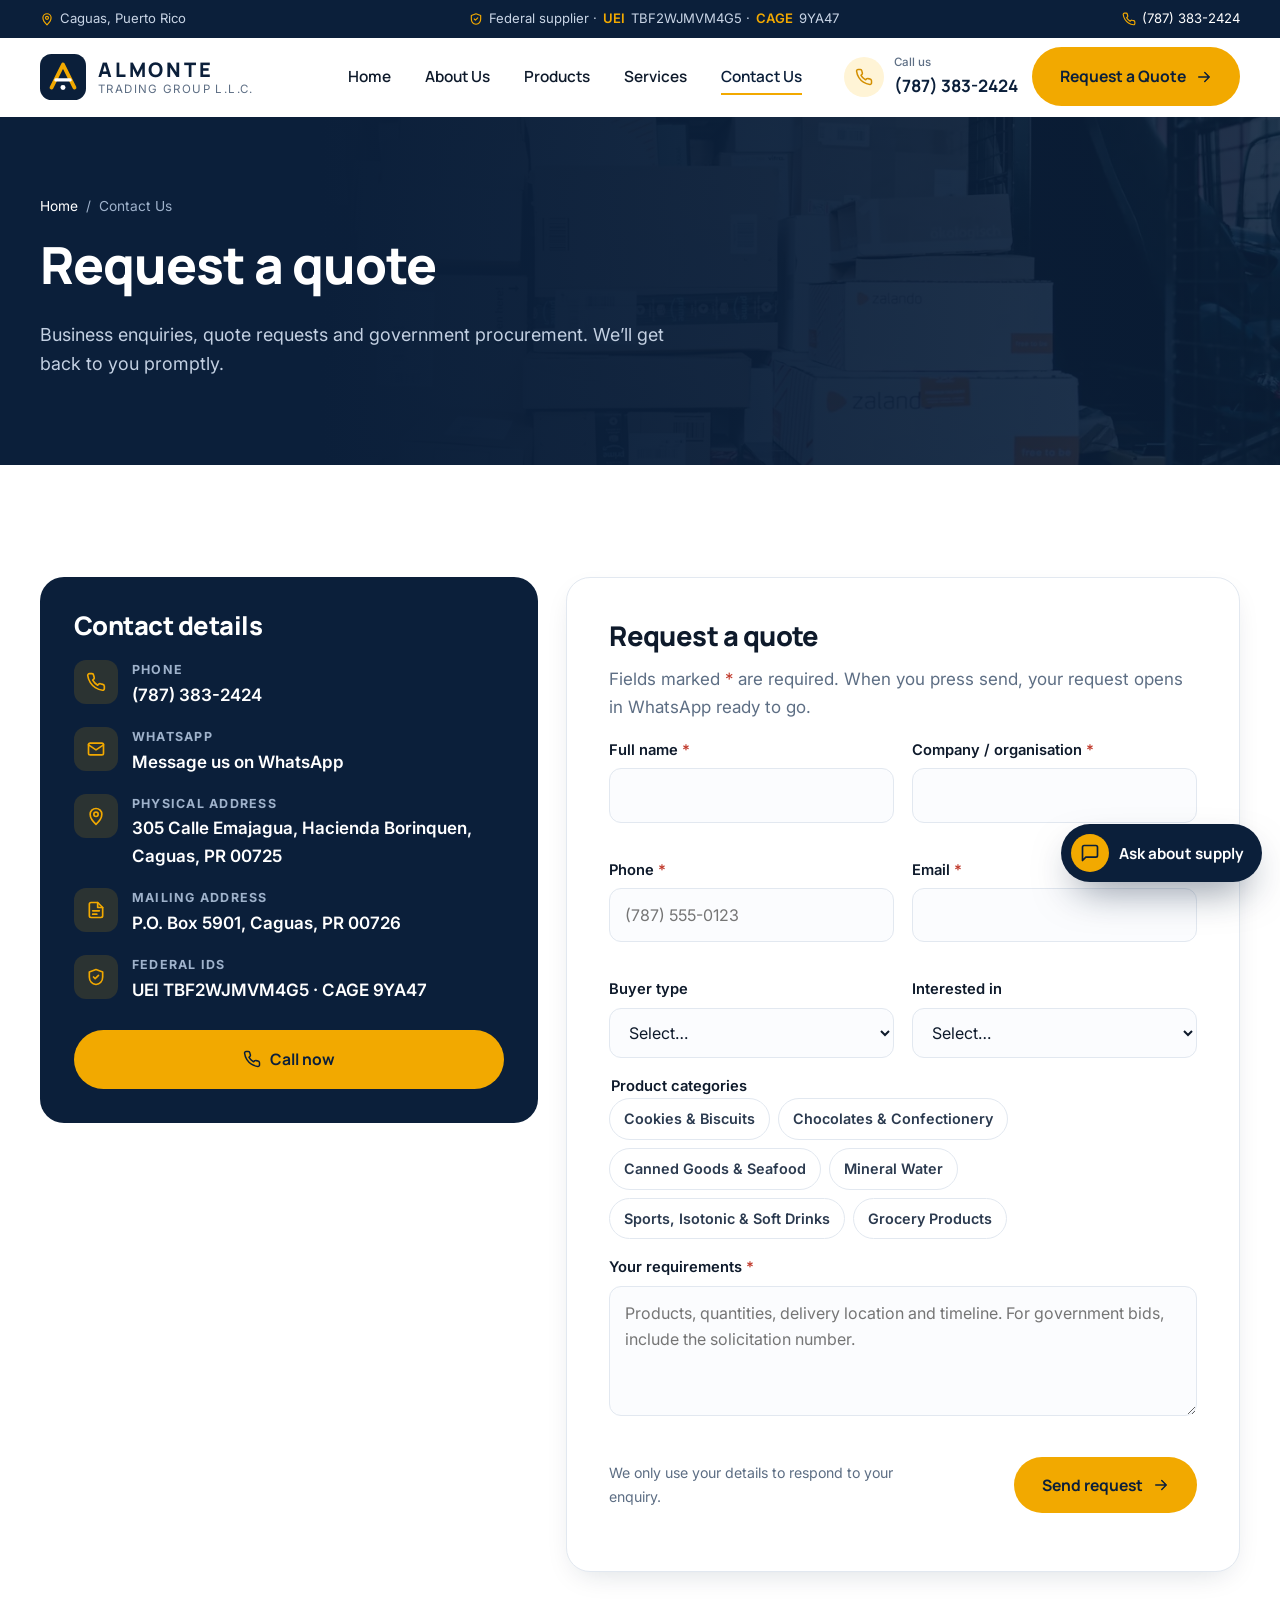
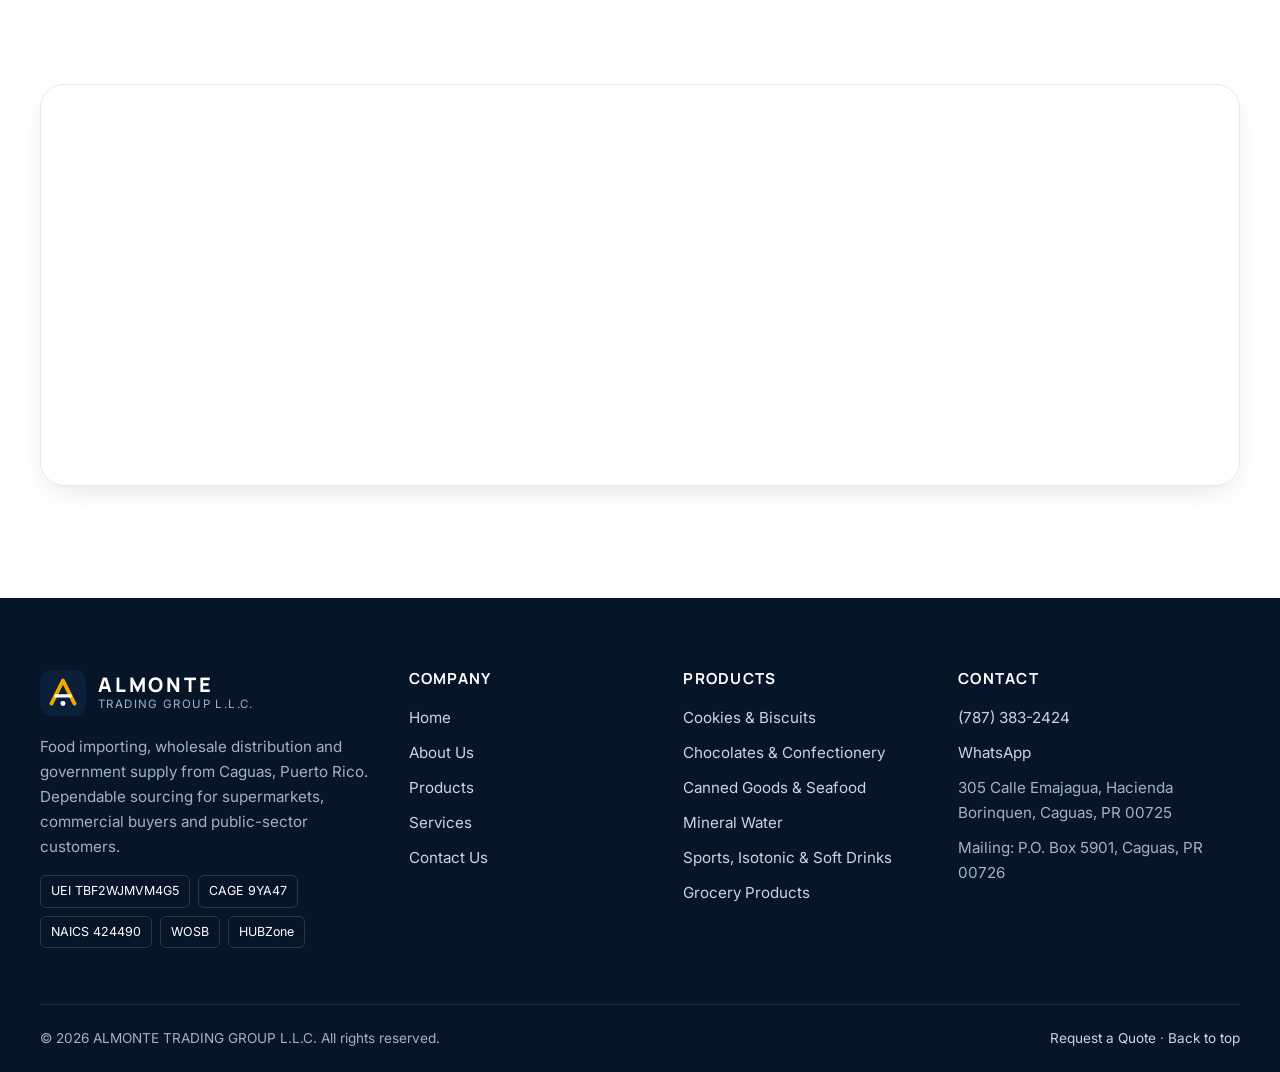
<file: trading/trading/website/contact.html>
<!doctype html>
<html lang="en-US" class="no-js">
<head>
<meta charset="utf-8">
<meta name="viewport" content="width=device-width, initial-scale=1">
<title>Contact &amp; Request a Quote | Almonte Trading Group L.L.C.</title>
<meta name="description" content="Request a quote from Almonte Trading Group, Caguas, Puerto Rico. Call (787) 383-2424 or send your requirements online. UEI TBF2WJMVM4G5, CAGE 9YA47.">
<link rel="canonical" href="https://www.almontetradinggroup.com/contact.html">
<meta name="theme-color" content="#0b1f3a">
<meta property="og:type" content="website">
<meta property="og:site_name" content="Almonte Trading Group">
<meta property="og:title" content="Contact &amp; Request a Quote | Almonte Trading Group L.L.C.">
<meta property="og:description" content="Request a quote from Almonte Trading Group, Caguas, Puerto Rico. Call (787) 383-2424 or send your requirements online. UEI TBF2WJMVM4G5, CAGE 9YA47.">
<meta property="og:url" content="https://www.almontetradinggroup.com/contact.html">
<meta property="og:image" content="https://www.almontetradinggroup.com/og-image.jpg">
<meta property="og:locale" content="en_US">
<meta name="twitter:card" content="summary_large_image">
<link rel="icon" href="logo-mark.svg" type="image/svg+xml">
<link rel="manifest" href="site.webmanifest">
<link rel="preconnect" href="https://fonts.googleapis.com">
<link rel="preconnect" href="https://fonts.gstatic.com" crossorigin>
<link href="https://fonts.googleapis.com/css2?family=Manrope:wght@600;700;800&family=Inter:wght@400;500;600&display=swap" rel="stylesheet">
<link rel="stylesheet" href="styles.css">

<script type="application/ld+json">{"@context": "https://schema.org", "@type": "WholesaleStore", "name": "ALMONTE TRADING GROUP L.L.C.", "alternateName": "Almonte Trading Group", "description": "Puerto Rico food importing, wholesale distribution and government supply company.", "url": "https://www.almontetradinggroup.com", "telephone": "+17873832424", "foundingDate": "2022-07-18", "founder": {"@type": "Person", "name": "Awilda López", "jobTitle": "President"}, "address": {"@type": "PostalAddress", "streetAddress": "305 Calle Emajagua, Hacienda Borinquen", "addressLocality": "Caguas", "addressRegion": "PR", "postalCode": "00725", "addressCountry": "US"}, "areaServed": "Puerto Rico", "naics": "424490", "identifier": [{"@type": "PropertyValue", "propertyID": "UEI", "value": "TBF2WJMVM4G5"}, {"@type": "PropertyValue", "propertyID": "CAGE", "value": "9YA47"}], "image": "https://www.almontetradinggroup.com/og-image.jpg"}</script>
<script>window.SITE_BASE = "";</script>
<script defer src="site-config.js"></script>
<script defer src="main.js"></script>
<script defer src="chatbot.js"></script>
</head>
<body>
<a class="skip" href="#main">Skip to content</a>
<div class="strip"><div class="wrap">
  <span><svg viewBox="0 0 24 24" fill="none" stroke="currentColor" stroke-width="2" stroke-linecap="round" stroke-linejoin="round" aria-hidden="true"><path d="M12 22s7-6.2 7-12a7 7 0 0 0-14 0c0 5.8 7 12 7 12z"/><circle cx="12" cy="10" r="2.6"/></svg> Caguas, Puerto Rico</span>
  <span><svg viewBox="0 0 24 24" fill="none" stroke="currentColor" stroke-width="2" stroke-linecap="round" stroke-linejoin="round" aria-hidden="true"><path d="M12 3 4 6v6c0 5 3.4 8.4 8 9 4.6-.6 8-4 8-9V6z"/><path d="m9 12 2 2 4-4"/></svg> Federal supplier · <b>UEI</b> TBF2WJMVM4G5 · <b>CAGE</b> 9YA47</span>
  <span><svg viewBox="0 0 24 24" fill="none" stroke="currentColor" stroke-width="2" stroke-linecap="round" stroke-linejoin="round" aria-hidden="true"><path d="M22 16.9v3a2 2 0 0 1-2.2 2 19.8 19.8 0 0 1-8.6-3.1 19.5 19.5 0 0 1-6-6A19.8 19.8 0 0 1 2.1 4.2 2 2 0 0 1 4.1 2h3a2 2 0 0 1 2 1.7c.1.9.4 1.8.7 2.7a2 2 0 0 1-.5 2.1L8 9.8a16 16 0 0 0 6 6l1.3-1.3a2 2 0 0 1 2.1-.4c.9.3 1.8.6 2.7.7a2 2 0 0 1 1.7 2z"/></svg> <a href="tel:+17873832424">(787) 383-2424</a></span>
</div></div>
<header class="hdr">
  <div class="wrap hdr-in">
    <a class="logo" href="index.html" aria-label="Almonte Trading Group home"><svg viewBox="0 0 48 48" aria-hidden="true"><rect width="48" height="48" rx="12" fill="#0b1f3a"/><path d="M12 35 24 11l12 24" fill="none" stroke="#f2a900" stroke-width="4" stroke-linejoin="round" stroke-linecap="round"/><path d="M16.5 27h15" stroke="#fff" stroke-width="3.2" stroke-linecap="round"/><circle cx="24" cy="35" r="2.6" fill="#fff"/></svg><span><b>ALMONTE</b><small>Trading Group L.L.C.</small></span></a>
    <nav class="nav" id="nav" aria-label="Main"><ul><li><a href="index.html">Home</a></li><li><a href="about.html">About Us</a></li><li><a href="products.html">Products</a></li><li><a href="services.html">Services</a></li><li><a href="contact.html" aria-current="page">Contact Us</a></li><li class="nav-cta"><a class="btn btn-gold btn-block" href="contact.html#quote">Request a Quote <svg class="arr" viewBox="0 0 24 24" fill="none" stroke="currentColor" stroke-width="2" stroke-linecap="round" stroke-linejoin="round" aria-hidden="true"><path d="M5 12h14M13 6l6 6-6 6"/></svg></a></li></ul></nav>
    <div class="hdr-cta">
      <a class="hdr-phone" href="tel:+17873832424"><i><svg viewBox="0 0 24 24" fill="none" stroke="currentColor" stroke-width="2" stroke-linecap="round" stroke-linejoin="round" aria-hidden="true"><path d="M22 16.9v3a2 2 0 0 1-2.2 2 19.8 19.8 0 0 1-8.6-3.1 19.5 19.5 0 0 1-6-6A19.8 19.8 0 0 1 2.1 4.2 2 2 0 0 1 4.1 2h3a2 2 0 0 1 2 1.7c.1.9.4 1.8.7 2.7a2 2 0 0 1-.5 2.1L8 9.8a16 16 0 0 0 6 6l1.3-1.3a2 2 0 0 1 2.1-.4c.9.3 1.8.6 2.7.7a2 2 0 0 1 1.7 2z"/></svg></i><span><small>Call us</small>(787) 383-2424</span></a>
      <a class="btn btn-gold" href="contact.html#quote">Request a Quote <svg class="arr" viewBox="0 0 24 24" fill="none" stroke="currentColor" stroke-width="2" stroke-linecap="round" stroke-linejoin="round" aria-hidden="true"><path d="M5 12h14M13 6l6 6-6 6"/></svg></a>
      <button class="burger" aria-label="Open menu" aria-expanded="false" aria-controls="nav"><span></span><span></span><span></span></button>
    </div>
  </div>
</header>
<main id="main">
<section class="phero"><img src="boxes-stock.webp" alt="" width="1500" height="1000">
  <div class="wrap"><nav class="crumbs" aria-label="Breadcrumb"><a href="index.html">Home</a><span>/</span><span aria-current="page">Contact Us</span></nav>
  <h1 class="rv">Request a quote</h1><p class="rv d1">Business enquiries, quote requests and government procurement. We’ll get back to you promptly.</p></div></section>
<section class="sec" id="quote">
  <div class="wrap contact">
    <aside class="info rv rv-l">
      <h2>Contact details</h2>
      <ul>
        <li><i><svg viewBox="0 0 24 24" fill="none" stroke="currentColor" stroke-width="2" stroke-linecap="round" stroke-linejoin="round" aria-hidden="true"><path d="M22 16.9v3a2 2 0 0 1-2.2 2 19.8 19.8 0 0 1-8.6-3.1 19.5 19.5 0 0 1-6-6A19.8 19.8 0 0 1 2.1 4.2 2 2 0 0 1 4.1 2h3a2 2 0 0 1 2 1.7c.1.9.4 1.8.7 2.7a2 2 0 0 1-.5 2.1L8 9.8a16 16 0 0 0 6 6l1.3-1.3a2 2 0 0 1 2.1-.4c.9.3 1.8.6 2.7.7a2 2 0 0 1 1.7 2z"/></svg></i><div><small>Phone</small><a href="tel:+17873832424">(787) 383-2424</a></div></li>
        <li><i><svg viewBox="0 0 24 24" fill="none" stroke="currentColor" stroke-width="2" stroke-linecap="round" stroke-linejoin="round" aria-hidden="true"><rect x="3" y="5" width="18" height="14" rx="2"/><path d="m3 7 9 6 9-6"/></svg></i><div><small>WhatsApp</small><a href="https://wa.me/17873832424" target="_blank" rel="noopener">Message us on WhatsApp</a></div></li>
        <li><i><svg viewBox="0 0 24 24" fill="none" stroke="currentColor" stroke-width="2" stroke-linecap="round" stroke-linejoin="round" aria-hidden="true"><path d="M12 22s7-6.2 7-12a7 7 0 0 0-14 0c0 5.8 7 12 7 12z"/><circle cx="12" cy="10" r="2.6"/></svg></i><div><small>Physical address</small><strong>305 Calle Emajagua, Hacienda Borinquen, Caguas, PR 00725</strong></div></li>
        <li><i><svg viewBox="0 0 24 24" fill="none" stroke="currentColor" stroke-width="2" stroke-linecap="round" stroke-linejoin="round" aria-hidden="true"><path d="M14 3H6a2 2 0 0 0-2 2v14a2 2 0 0 0 2 2h12a2 2 0 0 0 2-2V9z"/><path d="M14 3v6h6M8 13h8M8 17h5"/></svg></i><div><small>Mailing address</small><strong>P.O. Box 5901, Caguas, PR 00726</strong></div></li>
        <li><i><svg viewBox="0 0 24 24" fill="none" stroke="currentColor" stroke-width="2" stroke-linecap="round" stroke-linejoin="round" aria-hidden="true"><path d="M12 3 4 6v6c0 5 3.4 8.4 8 9 4.6-.6 8-4 8-9V6z"/><path d="m9 12 2 2 4-4"/></svg></i><div><small>Federal IDs</small><strong>UEI TBF2WJMVM4G5 · CAGE 9YA47</strong></div></li>
      </ul>
      <a class="btn btn-gold btn-block" href="tel:+17873832424"><svg viewBox="0 0 24 24" fill="none" stroke="currentColor" stroke-width="2" stroke-linecap="round" stroke-linejoin="round" aria-hidden="true"><path d="M22 16.9v3a2 2 0 0 1-2.2 2 19.8 19.8 0 0 1-8.6-3.1 19.5 19.5 0 0 1-6-6A19.8 19.8 0 0 1 2.1 4.2 2 2 0 0 1 4.1 2h3a2 2 0 0 1 2 1.7c.1.9.4 1.8.7 2.7a2 2 0 0 1-.5 2.1L8 9.8a16 16 0 0 0 6 6l1.3-1.3a2 2 0 0 1 2.1-.4c.9.3 1.8.6 2.7.7a2 2 0 0 1 1.7 2z"/></svg> Call now</a>
    </aside>
    <div class="form-card rv rv-r">
      <h2>Request a quote</h2>
      <p style="color:var(--muted)">Fields marked <span class="req">*</span> are required. When you press send, your request opens in WhatsApp ready to go.</p>
      <form id="quote-form" novalidate>
        <div class="fgrid">
          <div class="f"><label for="name">Full name <span class="req">*</span></label><input id="name" name="name" autocomplete="name" required maxlength="80"><span class="err" role="alert"></span></div>
          <div class="f"><label for="company">Company / organisation <span class="req">*</span></label><input id="company" name="company" autocomplete="organization" required maxlength="120"><span class="err" role="alert"></span></div>
          <div class="f"><label for="phone">Phone <span class="req">*</span></label><input id="phone" name="phone" type="tel" autocomplete="tel" inputmode="tel" required maxlength="20" placeholder="(787) 555-0123"><span class="err" role="alert"></span></div>
          <div class="f"><label for="email">Email <span class="req">*</span></label><input id="email" name="email" type="email" autocomplete="email" required maxlength="120"><span class="err" role="alert"></span></div>
          <div class="f"><label for="buyer">Buyer type</label><select id="buyer" name="buyer"><option value="">Select…</option><option>Supermarket</option><option>Retail store</option><option>Government agency</option><option>Institutional buyer</option><option>Distributor / other</option></select></div>
          <div class="f"><label for="interest">Interested in</label><select id="interest" name="interest"><option value="">Select…</option><option value="wholesale">Wholesale Food Distribution</option><option value="importing">Food Importing & Sourcing</option><option value="government">Government & Institutional Supply</option><option value="partnerships">Commercial Supply Partnerships</option><option value="products">Product pricing</option></select></div>
          <fieldset class="f full"><legend>Product categories</legend><div class="checks"><label><input type="checkbox" name="categories" value="Cookies & Biscuits"><span>Cookies & Biscuits</span></label><label><input type="checkbox" name="categories" value="Chocolates & Confectionery"><span>Chocolates & Confectionery</span></label><label><input type="checkbox" name="categories" value="Canned Goods & Seafood"><span>Canned Goods & Seafood</span></label><label><input type="checkbox" name="categories" value="Mineral Water"><span>Mineral Water</span></label><label><input type="checkbox" name="categories" value="Sports, Isotonic & Soft Drinks"><span>Sports, Isotonic & Soft Drinks</span></label><label><input type="checkbox" name="categories" value="Grocery Products"><span>Grocery Products</span></label></div></fieldset>
          <div class="f full"><label for="message">Your requirements <span class="req">*</span></label><textarea id="message" name="message" required maxlength="2000" placeholder="Products, quantities, delivery location and timeline. For government bids, include the solicitation number."></textarea><span class="err" role="alert"></span></div>
          <div class="hp" aria-hidden="true"><label for="_hp">Leave empty</label><input id="_hp" name="_hp" tabindex="-1" autocomplete="off"></div>
        </div>
        <div class="form-foot"><small>We only use your details to respond to your enquiry.</small><button class="btn btn-gold" type="submit">Send request <svg class="arr" viewBox="0 0 24 24" fill="none" stroke="currentColor" stroke-width="2" stroke-linecap="round" stroke-linejoin="round" aria-hidden="true"><path d="M5 12h14M13 6l6 6-6 6"/></svg></button></div>
        <div class="status" role="status" aria-live="polite"></div>
      </form>
    </div>
  </div>
</section>
<section class="sec" style="padding-top:0"><div class="wrap"><div class="map rv"><iframe title="Map of Almonte Trading Group, Caguas, Puerto Rico" src="https://maps.google.com/maps?q=Calle%20Emajagua%2C%20Hacienda%20Borinquen%2C%20Caguas%2C%20PR%2000725&amp;z=14&amp;output=embed" loading="lazy" referrerpolicy="no-referrer-when-downgrade" allowfullscreen></iframe></div></div></section>
</main>
<footer class="foot">
  <div class="wrap foot-grid">
    <div>
      <a class="logo" href="index.html"><svg viewBox="0 0 48 48" aria-hidden="true"><rect width="48" height="48" rx="12" fill="#0b1f3a"/><path d="M12 35 24 11l12 24" fill="none" stroke="#f2a900" stroke-width="4" stroke-linejoin="round" stroke-linecap="round"/><path d="M16.5 27h15" stroke="#fff" stroke-width="3.2" stroke-linecap="round"/><circle cx="24" cy="35" r="2.6" fill="#fff"/></svg><span><b>ALMONTE</b><small>Trading Group L.L.C.</small></span></a>
      <p>Food importing, wholesale distribution and government supply from Caguas, Puerto Rico. Dependable sourcing for supermarkets, commercial buyers and public-sector customers.</p>
      <div class="ids"><span>UEI TBF2WJMVM4G5</span><span>CAGE 9YA47</span><span>NAICS 424490</span><span>WOSB</span><span>HUBZone</span></div>
    </div>
    <div><h4>Company</h4><ul><li><a href="index.html">Home</a></li><li><a href="about.html">About Us</a></li><li><a href="products.html">Products</a></li><li><a href="services.html">Services</a></li><li><a href="contact.html">Contact Us</a></li></ul></div>
    <div><h4>Products</h4><ul><li><a href="products.html#cookies">Cookies & Biscuits</a></li><li><a href="products.html#chocolates">Chocolates & Confectionery</a></li><li><a href="products.html#canned-seafood">Canned Goods & Seafood</a></li><li><a href="products.html#water">Mineral Water</a></li><li><a href="products.html#beverages">Sports, Isotonic & Soft Drinks</a></li><li><a href="products.html#grocery">Grocery Products</a></li></ul></div>
    <div><h4>Contact</h4><ul>
      <li><a href="tel:+17873832424">(787) 383-2424</a></li>
      <li><a href="https://wa.me/17873832424" target="_blank" rel="noopener">WhatsApp</a></li>
      <li>305 Calle Emajagua, Hacienda Borinquen, Caguas, PR 00725</li>
      <li>Mailing: P.O. Box 5901, Caguas, PR 00726</li>
    </ul></div>
  </div>
  <div class="wrap foot-bottom"><span>© <span data-year>2026</span> ALMONTE TRADING GROUP L.L.C. All rights reserved.</span><span><a href="contact.html#quote">Request a Quote</a> · <a href="#main">Back to top</a></span></div>
</footer>
<a class="fab-call" href="tel:+17873832424" aria-label="Call (787) 383-2424"><svg viewBox="0 0 24 24" fill="none" stroke="currentColor" stroke-width="2" stroke-linecap="round" stroke-linejoin="round" aria-hidden="true"><path d="M22 16.9v3a2 2 0 0 1-2.2 2 19.8 19.8 0 0 1-8.6-3.1 19.5 19.5 0 0 1-6-6A19.8 19.8 0 0 1 2.1 4.2 2 2 0 0 1 4.1 2h3a2 2 0 0 1 2 1.7c.1.9.4 1.8.7 2.7a2 2 0 0 1-.5 2.1L8 9.8a16 16 0 0 0 6 6l1.3-1.3a2 2 0 0 1 2.1-.4c.9.3 1.8.6 2.7.7a2 2 0 0 1 1.7 2z"/></svg></a>
</body>
</html>
</file>
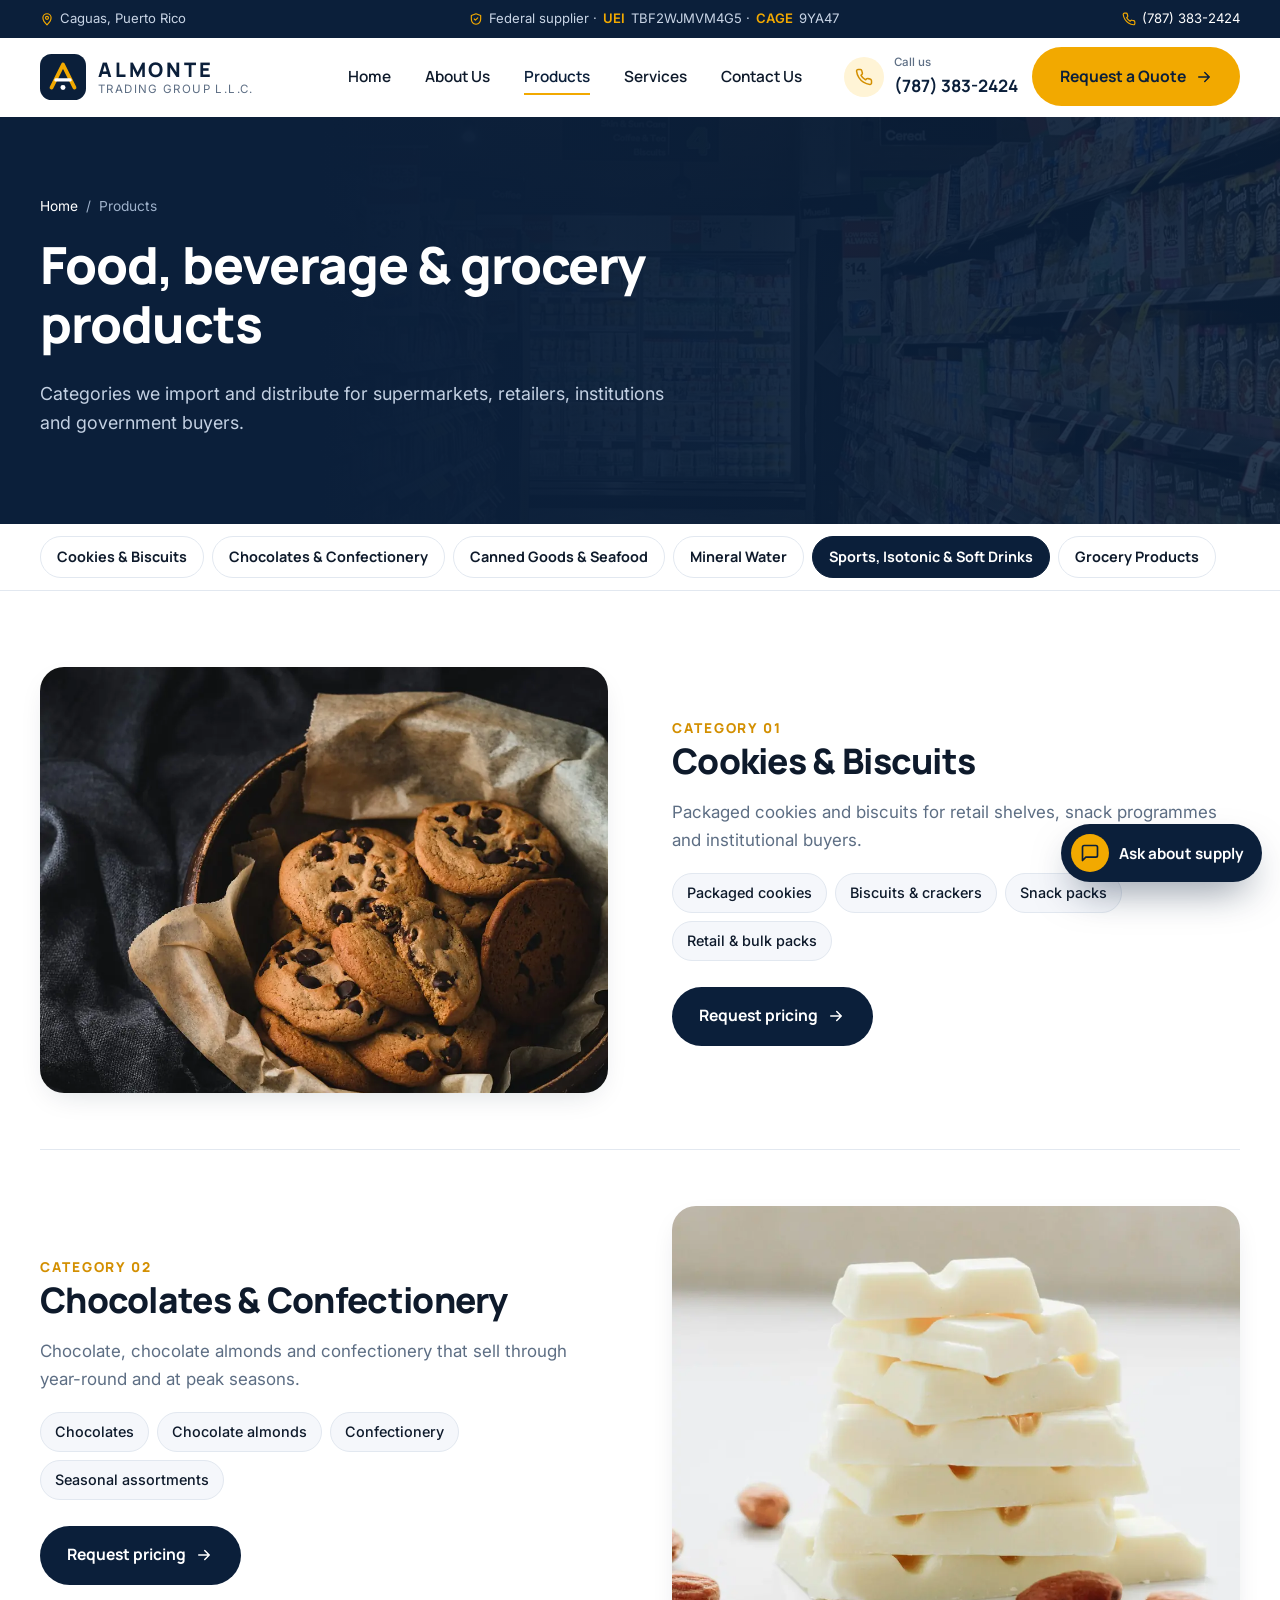
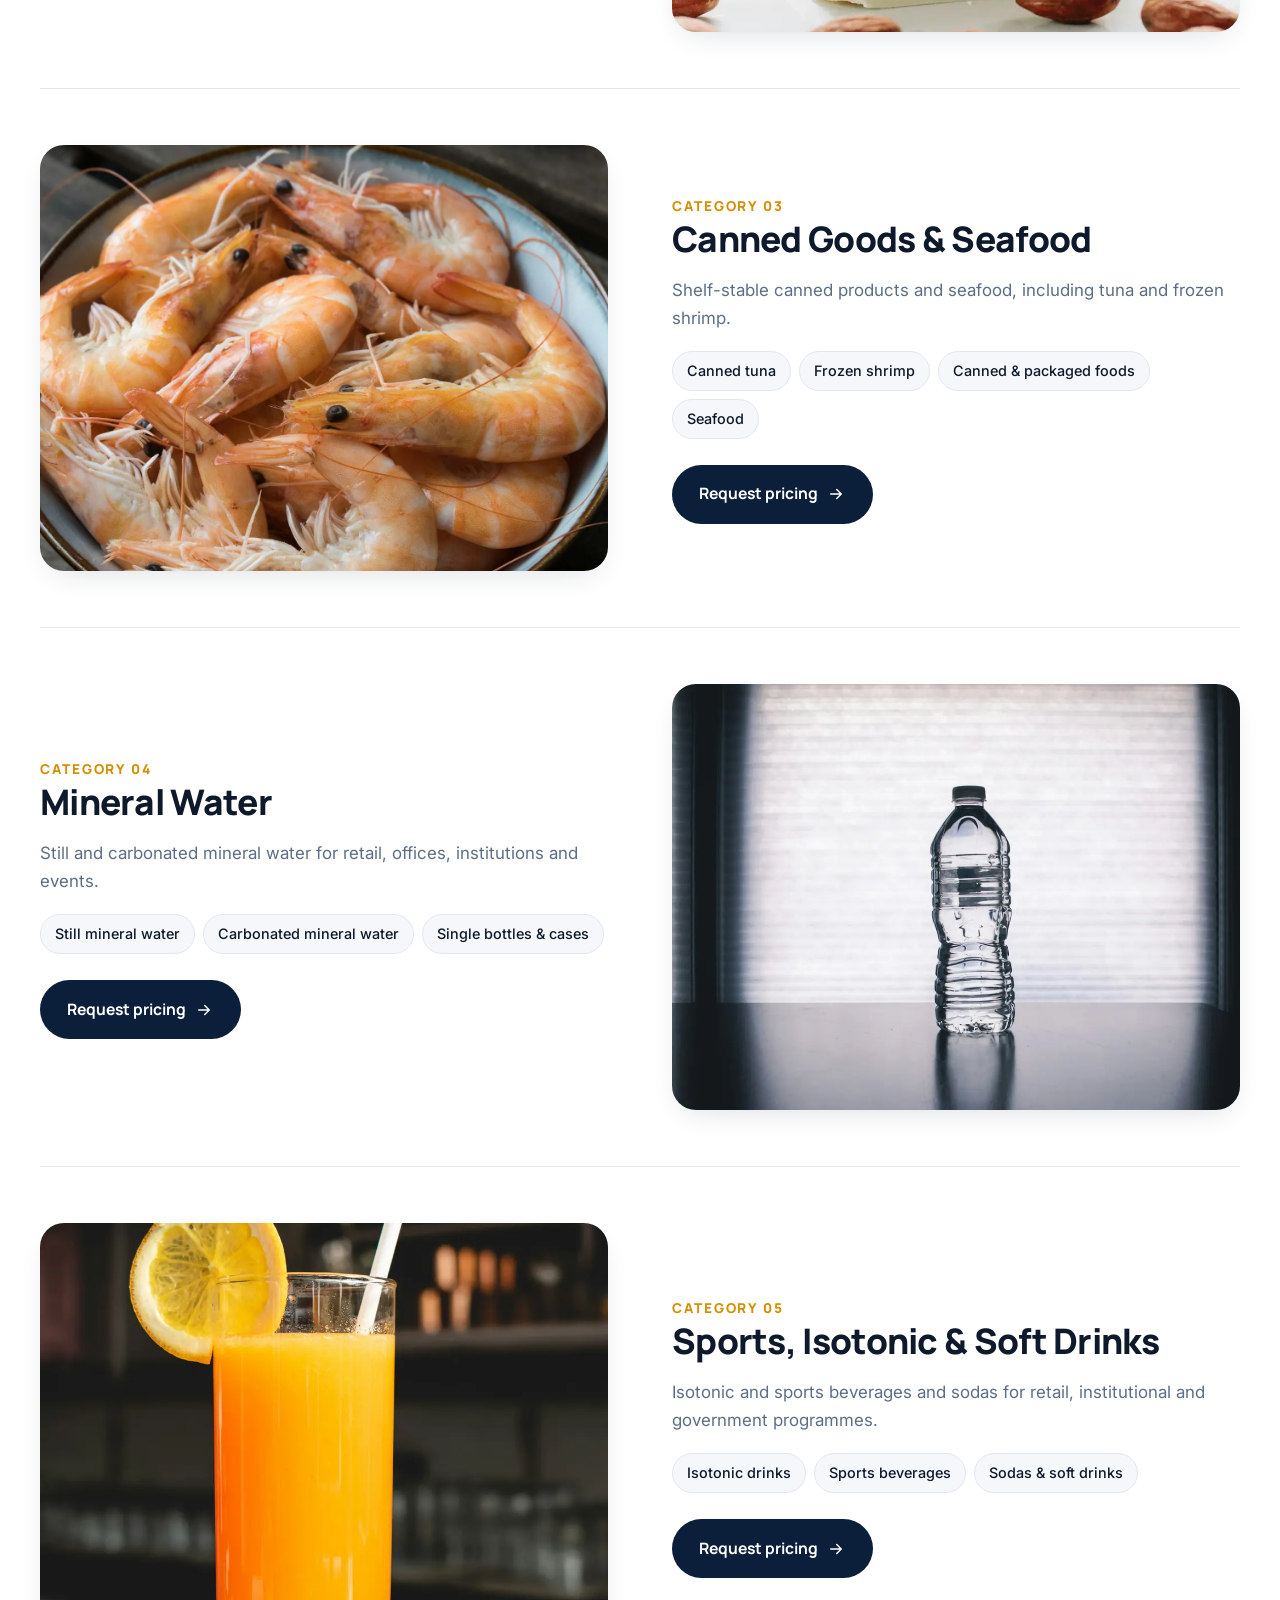
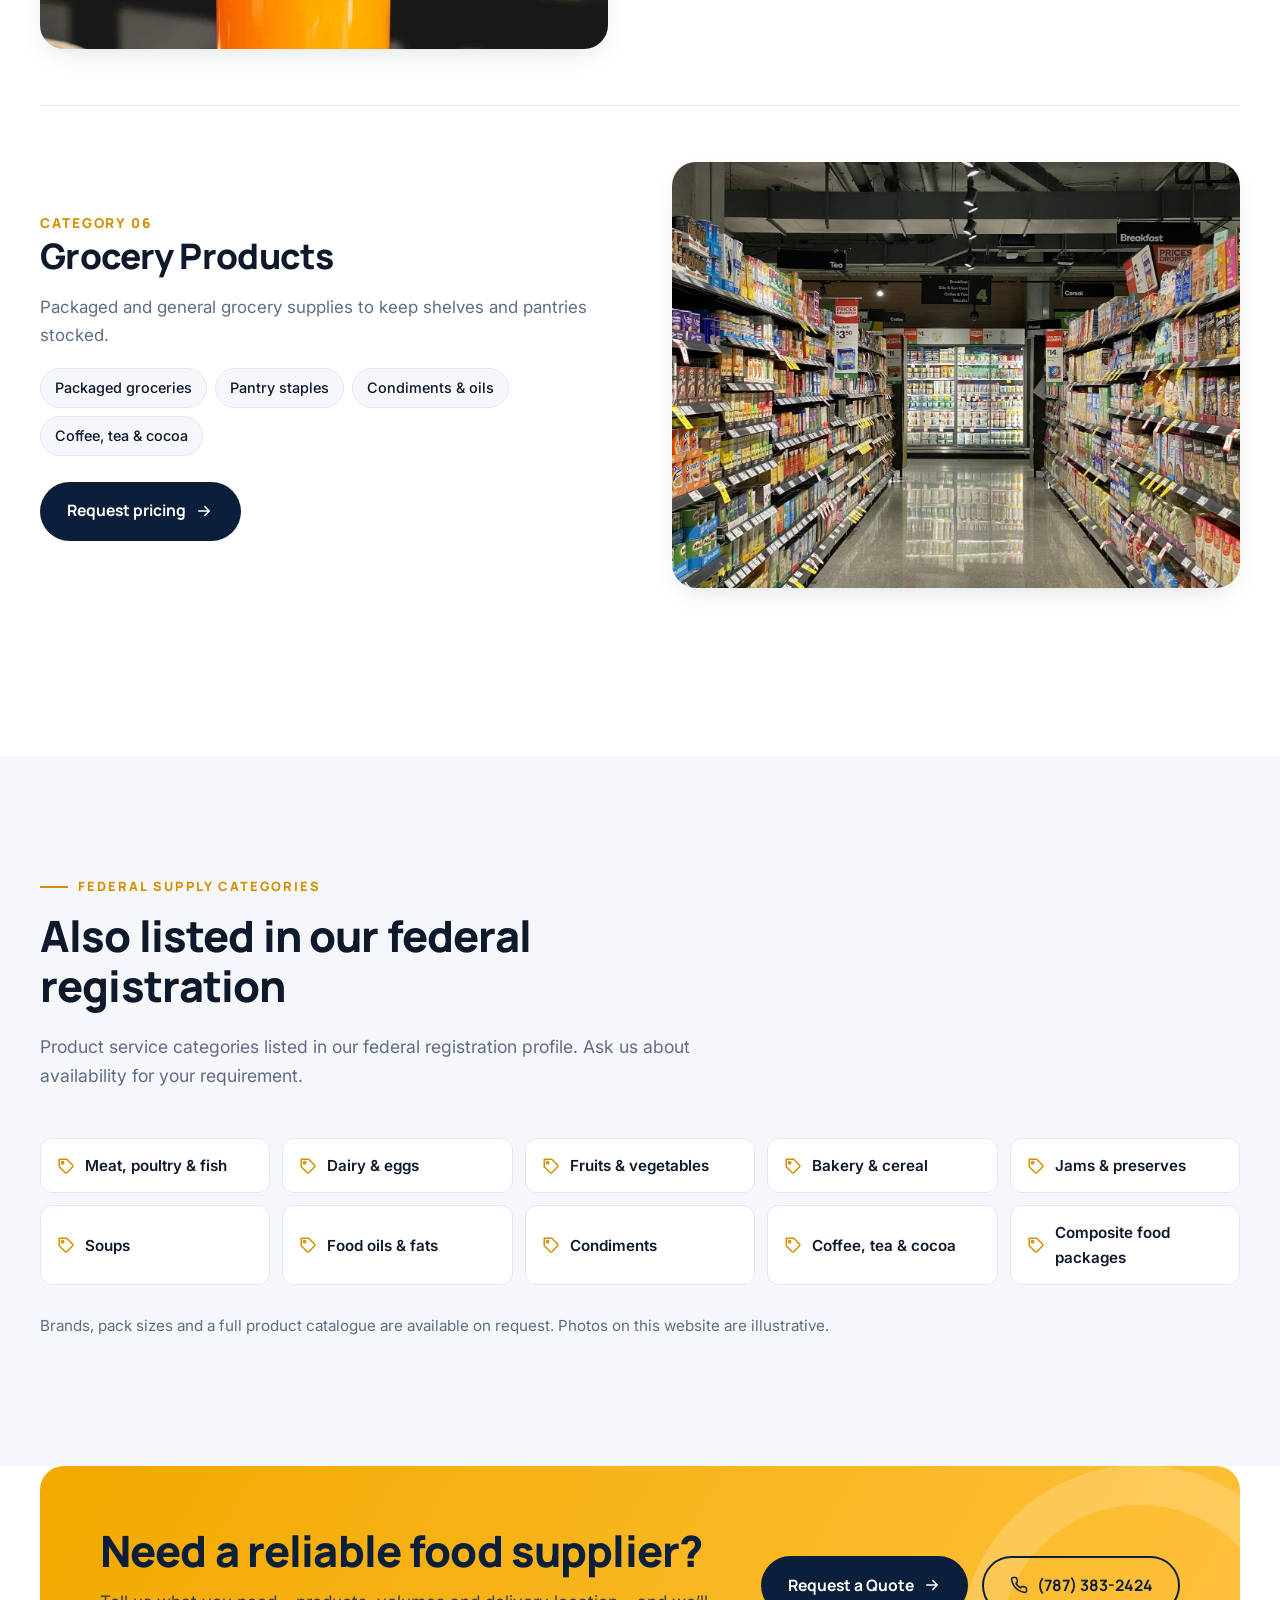
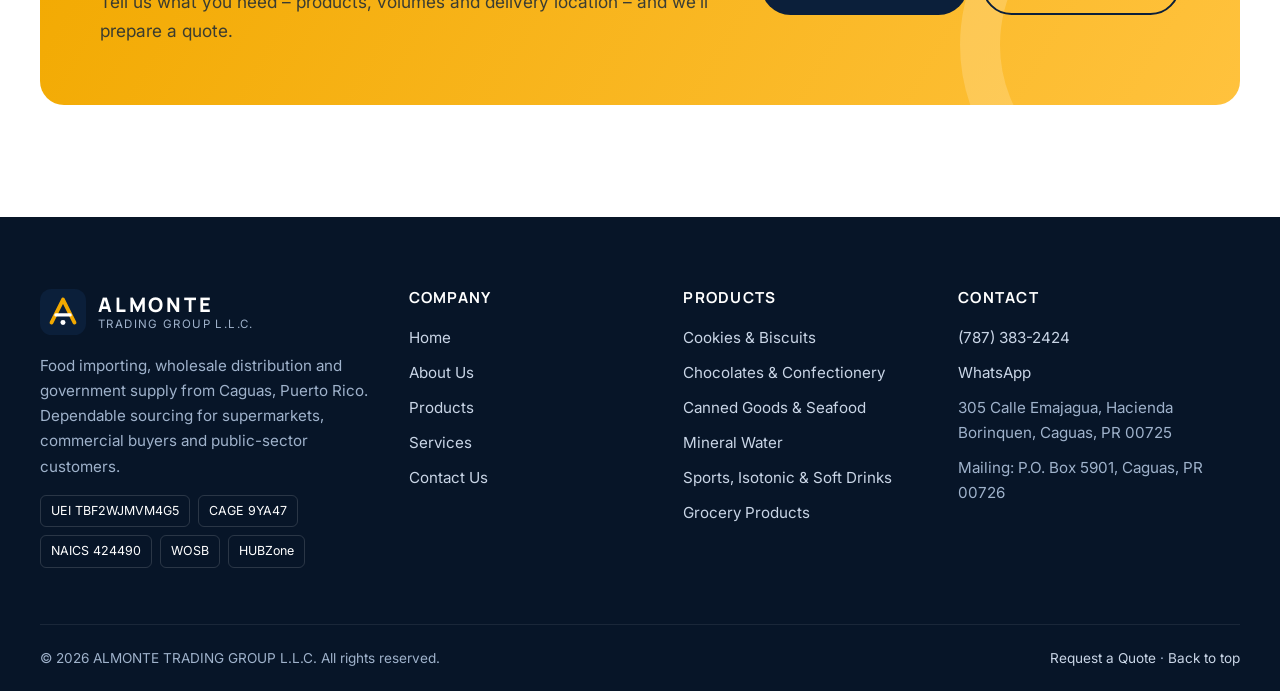
<file: trading/trading/website/products.html>
<!doctype html>
<html lang="en-US" class="no-js">
<head>
<meta charset="utf-8">
<meta name="viewport" content="width=device-width, initial-scale=1">
<title>Products | Food, Beverages &amp; Grocery Wholesale – Almonte Trading Group</title>
<meta name="description" content="Cookies and biscuits, chocolates and confectionery, canned tuna and frozen shrimp, mineral water, isotonic and sports drinks, sodas and grocery products, supplied wholesale in Puerto Rico.">
<link rel="canonical" href="https://www.almontetradinggroup.com/products.html">
<meta name="theme-color" content="#0b1f3a">
<meta property="og:type" content="website">
<meta property="og:site_name" content="Almonte Trading Group">
<meta property="og:title" content="Products | Food, Beverages &amp; Grocery Wholesale – Almonte Trading Group">
<meta property="og:description" content="Cookies and biscuits, chocolates and confectionery, canned tuna and frozen shrimp, mineral water, isotonic and sports drinks, sodas and grocery products, supplied wholesale in Puerto Rico.">
<meta property="og:url" content="https://www.almontetradinggroup.com/products.html">
<meta property="og:image" content="https://www.almontetradinggroup.com/og-image.jpg">
<meta property="og:locale" content="en_US">
<meta name="twitter:card" content="summary_large_image">
<link rel="icon" href="logo-mark.svg" type="image/svg+xml">
<link rel="manifest" href="site.webmanifest">
<link rel="preconnect" href="https://fonts.googleapis.com">
<link rel="preconnect" href="https://fonts.gstatic.com" crossorigin>
<link href="https://fonts.googleapis.com/css2?family=Manrope:wght@600;700;800&family=Inter:wght@400;500;600&display=swap" rel="stylesheet">
<link rel="stylesheet" href="styles.css">

<script type="application/ld+json">{"@context": "https://schema.org", "@type": "WholesaleStore", "name": "ALMONTE TRADING GROUP L.L.C.", "alternateName": "Almonte Trading Group", "description": "Puerto Rico food importing, wholesale distribution and government supply company.", "url": "https://www.almontetradinggroup.com", "telephone": "+17873832424", "foundingDate": "2022-07-18", "founder": {"@type": "Person", "name": "Awilda López", "jobTitle": "President"}, "address": {"@type": "PostalAddress", "streetAddress": "305 Calle Emajagua, Hacienda Borinquen", "addressLocality": "Caguas", "addressRegion": "PR", "postalCode": "00725", "addressCountry": "US"}, "areaServed": "Puerto Rico", "naics": "424490", "identifier": [{"@type": "PropertyValue", "propertyID": "UEI", "value": "TBF2WJMVM4G5"}, {"@type": "PropertyValue", "propertyID": "CAGE", "value": "9YA47"}], "image": "https://www.almontetradinggroup.com/og-image.jpg"}</script>
<script>window.SITE_BASE = "";</script>
<script defer src="site-config.js"></script>
<script defer src="main.js"></script>
<script defer src="chatbot.js"></script>
</head>
<body>
<a class="skip" href="#main">Skip to content</a>
<div class="strip"><div class="wrap">
  <span><svg viewBox="0 0 24 24" fill="none" stroke="currentColor" stroke-width="2" stroke-linecap="round" stroke-linejoin="round" aria-hidden="true"><path d="M12 22s7-6.2 7-12a7 7 0 0 0-14 0c0 5.8 7 12 7 12z"/><circle cx="12" cy="10" r="2.6"/></svg> Caguas, Puerto Rico</span>
  <span><svg viewBox="0 0 24 24" fill="none" stroke="currentColor" stroke-width="2" stroke-linecap="round" stroke-linejoin="round" aria-hidden="true"><path d="M12 3 4 6v6c0 5 3.4 8.4 8 9 4.6-.6 8-4 8-9V6z"/><path d="m9 12 2 2 4-4"/></svg> Federal supplier · <b>UEI</b> TBF2WJMVM4G5 · <b>CAGE</b> 9YA47</span>
  <span><svg viewBox="0 0 24 24" fill="none" stroke="currentColor" stroke-width="2" stroke-linecap="round" stroke-linejoin="round" aria-hidden="true"><path d="M22 16.9v3a2 2 0 0 1-2.2 2 19.8 19.8 0 0 1-8.6-3.1 19.5 19.5 0 0 1-6-6A19.8 19.8 0 0 1 2.1 4.2 2 2 0 0 1 4.1 2h3a2 2 0 0 1 2 1.7c.1.9.4 1.8.7 2.7a2 2 0 0 1-.5 2.1L8 9.8a16 16 0 0 0 6 6l1.3-1.3a2 2 0 0 1 2.1-.4c.9.3 1.8.6 2.7.7a2 2 0 0 1 1.7 2z"/></svg> <a href="tel:+17873832424">(787) 383-2424</a></span>
</div></div>
<header class="hdr">
  <div class="wrap hdr-in">
    <a class="logo" href="index.html" aria-label="Almonte Trading Group home"><svg viewBox="0 0 48 48" aria-hidden="true"><rect width="48" height="48" rx="12" fill="#0b1f3a"/><path d="M12 35 24 11l12 24" fill="none" stroke="#f2a900" stroke-width="4" stroke-linejoin="round" stroke-linecap="round"/><path d="M16.5 27h15" stroke="#fff" stroke-width="3.2" stroke-linecap="round"/><circle cx="24" cy="35" r="2.6" fill="#fff"/></svg><span><b>ALMONTE</b><small>Trading Group L.L.C.</small></span></a>
    <nav class="nav" id="nav" aria-label="Main"><ul><li><a href="index.html">Home</a></li><li><a href="about.html">About Us</a></li><li><a href="products.html" aria-current="page">Products</a></li><li><a href="services.html">Services</a></li><li><a href="contact.html">Contact Us</a></li><li class="nav-cta"><a class="btn btn-gold btn-block" href="contact.html#quote">Request a Quote <svg class="arr" viewBox="0 0 24 24" fill="none" stroke="currentColor" stroke-width="2" stroke-linecap="round" stroke-linejoin="round" aria-hidden="true"><path d="M5 12h14M13 6l6 6-6 6"/></svg></a></li></ul></nav>
    <div class="hdr-cta">
      <a class="hdr-phone" href="tel:+17873832424"><i><svg viewBox="0 0 24 24" fill="none" stroke="currentColor" stroke-width="2" stroke-linecap="round" stroke-linejoin="round" aria-hidden="true"><path d="M22 16.9v3a2 2 0 0 1-2.2 2 19.8 19.8 0 0 1-8.6-3.1 19.5 19.5 0 0 1-6-6A19.8 19.8 0 0 1 2.1 4.2 2 2 0 0 1 4.1 2h3a2 2 0 0 1 2 1.7c.1.9.4 1.8.7 2.7a2 2 0 0 1-.5 2.1L8 9.8a16 16 0 0 0 6 6l1.3-1.3a2 2 0 0 1 2.1-.4c.9.3 1.8.6 2.7.7a2 2 0 0 1 1.7 2z"/></svg></i><span><small>Call us</small>(787) 383-2424</span></a>
      <a class="btn btn-gold" href="contact.html#quote">Request a Quote <svg class="arr" viewBox="0 0 24 24" fill="none" stroke="currentColor" stroke-width="2" stroke-linecap="round" stroke-linejoin="round" aria-hidden="true"><path d="M5 12h14M13 6l6 6-6 6"/></svg></a>
      <button class="burger" aria-label="Open menu" aria-expanded="false" aria-controls="nav"><span></span><span></span><span></span></button>
    </div>
  </div>
</header>
<main id="main">
<section class="phero"><img src="grocery-aisle.webp" alt="" width="1500" height="1000">
  <div class="wrap"><nav class="crumbs" aria-label="Breadcrumb"><a href="index.html">Home</a><span>/</span><span aria-current="page">Products</span></nav>
  <h1 class="rv">Food, beverage &amp; grocery products</h1><p class="rv d1">Categories we import and distribute for supermarkets, retailers, institutions and government buyers.</p></div></section>
<div class="cat-nav"><div class="wrap"><a href="#cookies">Cookies & Biscuits</a><a href="#chocolates">Chocolates & Confectionery</a><a href="#canned-seafood">Canned Goods & Seafood</a><a href="#water">Mineral Water</a><a href="#beverages">Sports, Isotonic & Soft Drinks</a><a href="#grocery">Grocery Products</a></div></div>
<section class="sec" style="padding-top:20px"><div class="wrap"><article class="cat" id="cookies">
      <div class="cat-img rv"><img src="cookies.webp" alt="Cookies & Biscuits" loading="lazy"></div>
      <div class="rv d1"><span class="cnum">CATEGORY 01</span><h2 style="font-size:clamp(1.6rem,3vw,2.2rem)">Cookies & Biscuits</h2><p style="color:var(--muted);font-size:1.06rem">Packaged cookies and biscuits for retail shelves, snack programmes and institutional buyers.</p>
        <div class="chips"><span>Packaged cookies</span><span>Biscuits & crackers</span><span>Snack packs</span><span>Retail & bulk packs</span></div>
        <a class="btn" href="contact.html?service=products#quote">Request pricing <svg class="arr" viewBox="0 0 24 24" fill="none" stroke="currentColor" stroke-width="2" stroke-linecap="round" stroke-linejoin="round" aria-hidden="true"><path d="M5 12h14M13 6l6 6-6 6"/></svg></a></div>
    </article><article class="cat" id="chocolates">
      <div class="cat-img rv"><img src="chocolate-almonds.webp" alt="Chocolates & Confectionery" loading="lazy"></div>
      <div class="rv d1"><span class="cnum">CATEGORY 02</span><h2 style="font-size:clamp(1.6rem,3vw,2.2rem)">Chocolates & Confectionery</h2><p style="color:var(--muted);font-size:1.06rem">Chocolate, chocolate almonds and confectionery that sell through year-round and at peak seasons.</p>
        <div class="chips"><span>Chocolates</span><span>Chocolate almonds</span><span>Confectionery</span><span>Seasonal assortments</span></div>
        <a class="btn" href="contact.html?service=products#quote">Request pricing <svg class="arr" viewBox="0 0 24 24" fill="none" stroke="currentColor" stroke-width="2" stroke-linecap="round" stroke-linejoin="round" aria-hidden="true"><path d="M5 12h14M13 6l6 6-6 6"/></svg></a></div>
    </article><article class="cat" id="canned-seafood">
      <div class="cat-img rv"><img src="shrimp.webp" alt="Canned Goods & Seafood" loading="lazy"></div>
      <div class="rv d1"><span class="cnum">CATEGORY 03</span><h2 style="font-size:clamp(1.6rem,3vw,2.2rem)">Canned Goods & Seafood</h2><p style="color:var(--muted);font-size:1.06rem">Shelf-stable canned products and seafood, including tuna and frozen shrimp.</p>
        <div class="chips"><span>Canned tuna</span><span>Frozen shrimp</span><span>Canned & packaged foods</span><span>Seafood</span></div>
        <a class="btn" href="contact.html?service=products#quote">Request pricing <svg class="arr" viewBox="0 0 24 24" fill="none" stroke="currentColor" stroke-width="2" stroke-linecap="round" stroke-linejoin="round" aria-hidden="true"><path d="M5 12h14M13 6l6 6-6 6"/></svg></a></div>
    </article><article class="cat" id="water">
      <div class="cat-img rv"><img src="water-bottle.webp" alt="Mineral Water" loading="lazy"></div>
      <div class="rv d1"><span class="cnum">CATEGORY 04</span><h2 style="font-size:clamp(1.6rem,3vw,2.2rem)">Mineral Water</h2><p style="color:var(--muted);font-size:1.06rem">Still and carbonated mineral water for retail, offices, institutions and events.</p>
        <div class="chips"><span>Still mineral water</span><span>Carbonated mineral water</span><span>Single bottles & cases</span></div>
        <a class="btn" href="contact.html?service=products#quote">Request pricing <svg class="arr" viewBox="0 0 24 24" fill="none" stroke="currentColor" stroke-width="2" stroke-linecap="round" stroke-linejoin="round" aria-hidden="true"><path d="M5 12h14M13 6l6 6-6 6"/></svg></a></div>
    </article><article class="cat" id="beverages">
      <div class="cat-img rv"><img src="drinks.webp" alt="Sports, Isotonic & Soft Drinks" loading="lazy"></div>
      <div class="rv d1"><span class="cnum">CATEGORY 05</span><h2 style="font-size:clamp(1.6rem,3vw,2.2rem)">Sports, Isotonic & Soft Drinks</h2><p style="color:var(--muted);font-size:1.06rem">Isotonic and sports beverages and sodas for retail, institutional and government programmes.</p>
        <div class="chips"><span>Isotonic drinks</span><span>Sports beverages</span><span>Sodas & soft drinks</span></div>
        <a class="btn" href="contact.html?service=products#quote">Request pricing <svg class="arr" viewBox="0 0 24 24" fill="none" stroke="currentColor" stroke-width="2" stroke-linecap="round" stroke-linejoin="round" aria-hidden="true"><path d="M5 12h14M13 6l6 6-6 6"/></svg></a></div>
    </article><article class="cat" id="grocery">
      <div class="cat-img rv"><img src="grocery-aisle.webp" alt="Grocery Products" loading="lazy"></div>
      <div class="rv d1"><span class="cnum">CATEGORY 06</span><h2 style="font-size:clamp(1.6rem,3vw,2.2rem)">Grocery Products</h2><p style="color:var(--muted);font-size:1.06rem">Packaged and general grocery supplies to keep shelves and pantries stocked.</p>
        <div class="chips"><span>Packaged groceries</span><span>Pantry staples</span><span>Condiments & oils</span><span>Coffee, tea & cocoa</span></div>
        <a class="btn" href="contact.html?service=products#quote">Request pricing <svg class="arr" viewBox="0 0 24 24" fill="none" stroke="currentColor" stroke-width="2" stroke-linecap="round" stroke-linejoin="round" aria-hidden="true"><path d="M5 12h14M13 6l6 6-6 6"/></svg></a></div>
    </article></div></section>
<section class="sec sec-soft">
  <div class="wrap">
    <div class="sec-head rv"><span class="kicker">Federal supply categories</span><h2>Also listed in our federal registration</h2><p>Product service categories listed in our federal registration profile. Ask us about availability for your requirement.</p></div>
    <div class="psc rv"><span><svg viewBox="0 0 24 24" fill="none" stroke="currentColor" stroke-width="2" stroke-linecap="round" stroke-linejoin="round" aria-hidden="true"><path d="M20.6 13.4 13.4 20.6a2 2 0 0 1-2.8 0L3 13V3h10l7.6 7.6a2 2 0 0 1 0 2.8z"/><circle cx="7.5" cy="7.5" r="1.5"/></svg>Meat, poultry & fish</span><span><svg viewBox="0 0 24 24" fill="none" stroke="currentColor" stroke-width="2" stroke-linecap="round" stroke-linejoin="round" aria-hidden="true"><path d="M20.6 13.4 13.4 20.6a2 2 0 0 1-2.8 0L3 13V3h10l7.6 7.6a2 2 0 0 1 0 2.8z"/><circle cx="7.5" cy="7.5" r="1.5"/></svg>Dairy & eggs</span><span><svg viewBox="0 0 24 24" fill="none" stroke="currentColor" stroke-width="2" stroke-linecap="round" stroke-linejoin="round" aria-hidden="true"><path d="M20.6 13.4 13.4 20.6a2 2 0 0 1-2.8 0L3 13V3h10l7.6 7.6a2 2 0 0 1 0 2.8z"/><circle cx="7.5" cy="7.5" r="1.5"/></svg>Fruits & vegetables</span><span><svg viewBox="0 0 24 24" fill="none" stroke="currentColor" stroke-width="2" stroke-linecap="round" stroke-linejoin="round" aria-hidden="true"><path d="M20.6 13.4 13.4 20.6a2 2 0 0 1-2.8 0L3 13V3h10l7.6 7.6a2 2 0 0 1 0 2.8z"/><circle cx="7.5" cy="7.5" r="1.5"/></svg>Bakery & cereal</span><span><svg viewBox="0 0 24 24" fill="none" stroke="currentColor" stroke-width="2" stroke-linecap="round" stroke-linejoin="round" aria-hidden="true"><path d="M20.6 13.4 13.4 20.6a2 2 0 0 1-2.8 0L3 13V3h10l7.6 7.6a2 2 0 0 1 0 2.8z"/><circle cx="7.5" cy="7.5" r="1.5"/></svg>Jams & preserves</span><span><svg viewBox="0 0 24 24" fill="none" stroke="currentColor" stroke-width="2" stroke-linecap="round" stroke-linejoin="round" aria-hidden="true"><path d="M20.6 13.4 13.4 20.6a2 2 0 0 1-2.8 0L3 13V3h10l7.6 7.6a2 2 0 0 1 0 2.8z"/><circle cx="7.5" cy="7.5" r="1.5"/></svg>Soups</span><span><svg viewBox="0 0 24 24" fill="none" stroke="currentColor" stroke-width="2" stroke-linecap="round" stroke-linejoin="round" aria-hidden="true"><path d="M20.6 13.4 13.4 20.6a2 2 0 0 1-2.8 0L3 13V3h10l7.6 7.6a2 2 0 0 1 0 2.8z"/><circle cx="7.5" cy="7.5" r="1.5"/></svg>Food oils & fats</span><span><svg viewBox="0 0 24 24" fill="none" stroke="currentColor" stroke-width="2" stroke-linecap="round" stroke-linejoin="round" aria-hidden="true"><path d="M20.6 13.4 13.4 20.6a2 2 0 0 1-2.8 0L3 13V3h10l7.6 7.6a2 2 0 0 1 0 2.8z"/><circle cx="7.5" cy="7.5" r="1.5"/></svg>Condiments</span><span><svg viewBox="0 0 24 24" fill="none" stroke="currentColor" stroke-width="2" stroke-linecap="round" stroke-linejoin="round" aria-hidden="true"><path d="M20.6 13.4 13.4 20.6a2 2 0 0 1-2.8 0L3 13V3h10l7.6 7.6a2 2 0 0 1 0 2.8z"/><circle cx="7.5" cy="7.5" r="1.5"/></svg>Coffee, tea & cocoa</span><span><svg viewBox="0 0 24 24" fill="none" stroke="currentColor" stroke-width="2" stroke-linecap="round" stroke-linejoin="round" aria-hidden="true"><path d="M20.6 13.4 13.4 20.6a2 2 0 0 1-2.8 0L3 13V3h10l7.6 7.6a2 2 0 0 1 0 2.8z"/><circle cx="7.5" cy="7.5" r="1.5"/></svg>Composite food packages</span></div>
    <p class="rv" style="margin-top:28px;color:var(--muted);font-size:.95rem">Brands, pack sizes and a full product catalogue are available on request. Photos on this website are illustrative.</p>
  </div>
</section>
<section class="sec" style="padding-top:0"><div class="wrap"><div class="cta rv">
  <div><h2>Need a reliable food supplier?</h2><p>Tell us what you need – products, volumes and delivery location – and we’ll prepare a quote.</p></div>
  <div class="btn-row"><a class="btn" href="contact.html#quote">Request a Quote <svg class="arr" viewBox="0 0 24 24" fill="none" stroke="currentColor" stroke-width="2" stroke-linecap="round" stroke-linejoin="round" aria-hidden="true"><path d="M5 12h14M13 6l6 6-6 6"/></svg></a><a class="btn btn-line" href="tel:+17873832424"><svg viewBox="0 0 24 24" fill="none" stroke="currentColor" stroke-width="2" stroke-linecap="round" stroke-linejoin="round" aria-hidden="true"><path d="M22 16.9v3a2 2 0 0 1-2.2 2 19.8 19.8 0 0 1-8.6-3.1 19.5 19.5 0 0 1-6-6A19.8 19.8 0 0 1 2.1 4.2 2 2 0 0 1 4.1 2h3a2 2 0 0 1 2 1.7c.1.9.4 1.8.7 2.7a2 2 0 0 1-.5 2.1L8 9.8a16 16 0 0 0 6 6l1.3-1.3a2 2 0 0 1 2.1-.4c.9.3 1.8.6 2.7.7a2 2 0 0 1 1.7 2z"/></svg> (787) 383-2424</a></div>
</div></div></section>
</main>
<footer class="foot">
  <div class="wrap foot-grid">
    <div>
      <a class="logo" href="index.html"><svg viewBox="0 0 48 48" aria-hidden="true"><rect width="48" height="48" rx="12" fill="#0b1f3a"/><path d="M12 35 24 11l12 24" fill="none" stroke="#f2a900" stroke-width="4" stroke-linejoin="round" stroke-linecap="round"/><path d="M16.5 27h15" stroke="#fff" stroke-width="3.2" stroke-linecap="round"/><circle cx="24" cy="35" r="2.6" fill="#fff"/></svg><span><b>ALMONTE</b><small>Trading Group L.L.C.</small></span></a>
      <p>Food importing, wholesale distribution and government supply from Caguas, Puerto Rico. Dependable sourcing for supermarkets, commercial buyers and public-sector customers.</p>
      <div class="ids"><span>UEI TBF2WJMVM4G5</span><span>CAGE 9YA47</span><span>NAICS 424490</span><span>WOSB</span><span>HUBZone</span></div>
    </div>
    <div><h4>Company</h4><ul><li><a href="index.html">Home</a></li><li><a href="about.html">About Us</a></li><li><a href="products.html">Products</a></li><li><a href="services.html">Services</a></li><li><a href="contact.html">Contact Us</a></li></ul></div>
    <div><h4>Products</h4><ul><li><a href="products.html#cookies">Cookies & Biscuits</a></li><li><a href="products.html#chocolates">Chocolates & Confectionery</a></li><li><a href="products.html#canned-seafood">Canned Goods & Seafood</a></li><li><a href="products.html#water">Mineral Water</a></li><li><a href="products.html#beverages">Sports, Isotonic & Soft Drinks</a></li><li><a href="products.html#grocery">Grocery Products</a></li></ul></div>
    <div><h4>Contact</h4><ul>
      <li><a href="tel:+17873832424">(787) 383-2424</a></li>
      <li><a href="https://wa.me/17873832424" target="_blank" rel="noopener">WhatsApp</a></li>
      <li>305 Calle Emajagua, Hacienda Borinquen, Caguas, PR 00725</li>
      <li>Mailing: P.O. Box 5901, Caguas, PR 00726</li>
    </ul></div>
  </div>
  <div class="wrap foot-bottom"><span>© <span data-year>2026</span> ALMONTE TRADING GROUP L.L.C. All rights reserved.</span><span><a href="contact.html#quote">Request a Quote</a> · <a href="#main">Back to top</a></span></div>
</footer>
<a class="fab-call" href="tel:+17873832424" aria-label="Call (787) 383-2424"><svg viewBox="0 0 24 24" fill="none" stroke="currentColor" stroke-width="2" stroke-linecap="round" stroke-linejoin="round" aria-hidden="true"><path d="M22 16.9v3a2 2 0 0 1-2.2 2 19.8 19.8 0 0 1-8.6-3.1 19.5 19.5 0 0 1-6-6A19.8 19.8 0 0 1 2.1 4.2 2 2 0 0 1 4.1 2h3a2 2 0 0 1 2 1.7c.1.9.4 1.8.7 2.7a2 2 0 0 1-.5 2.1L8 9.8a16 16 0 0 0 6 6l1.3-1.3a2 2 0 0 1 2.1-.4c.9.3 1.8.6 2.7.7a2 2 0 0 1 1.7 2z"/></svg></a>
</body>
</html>
</file>
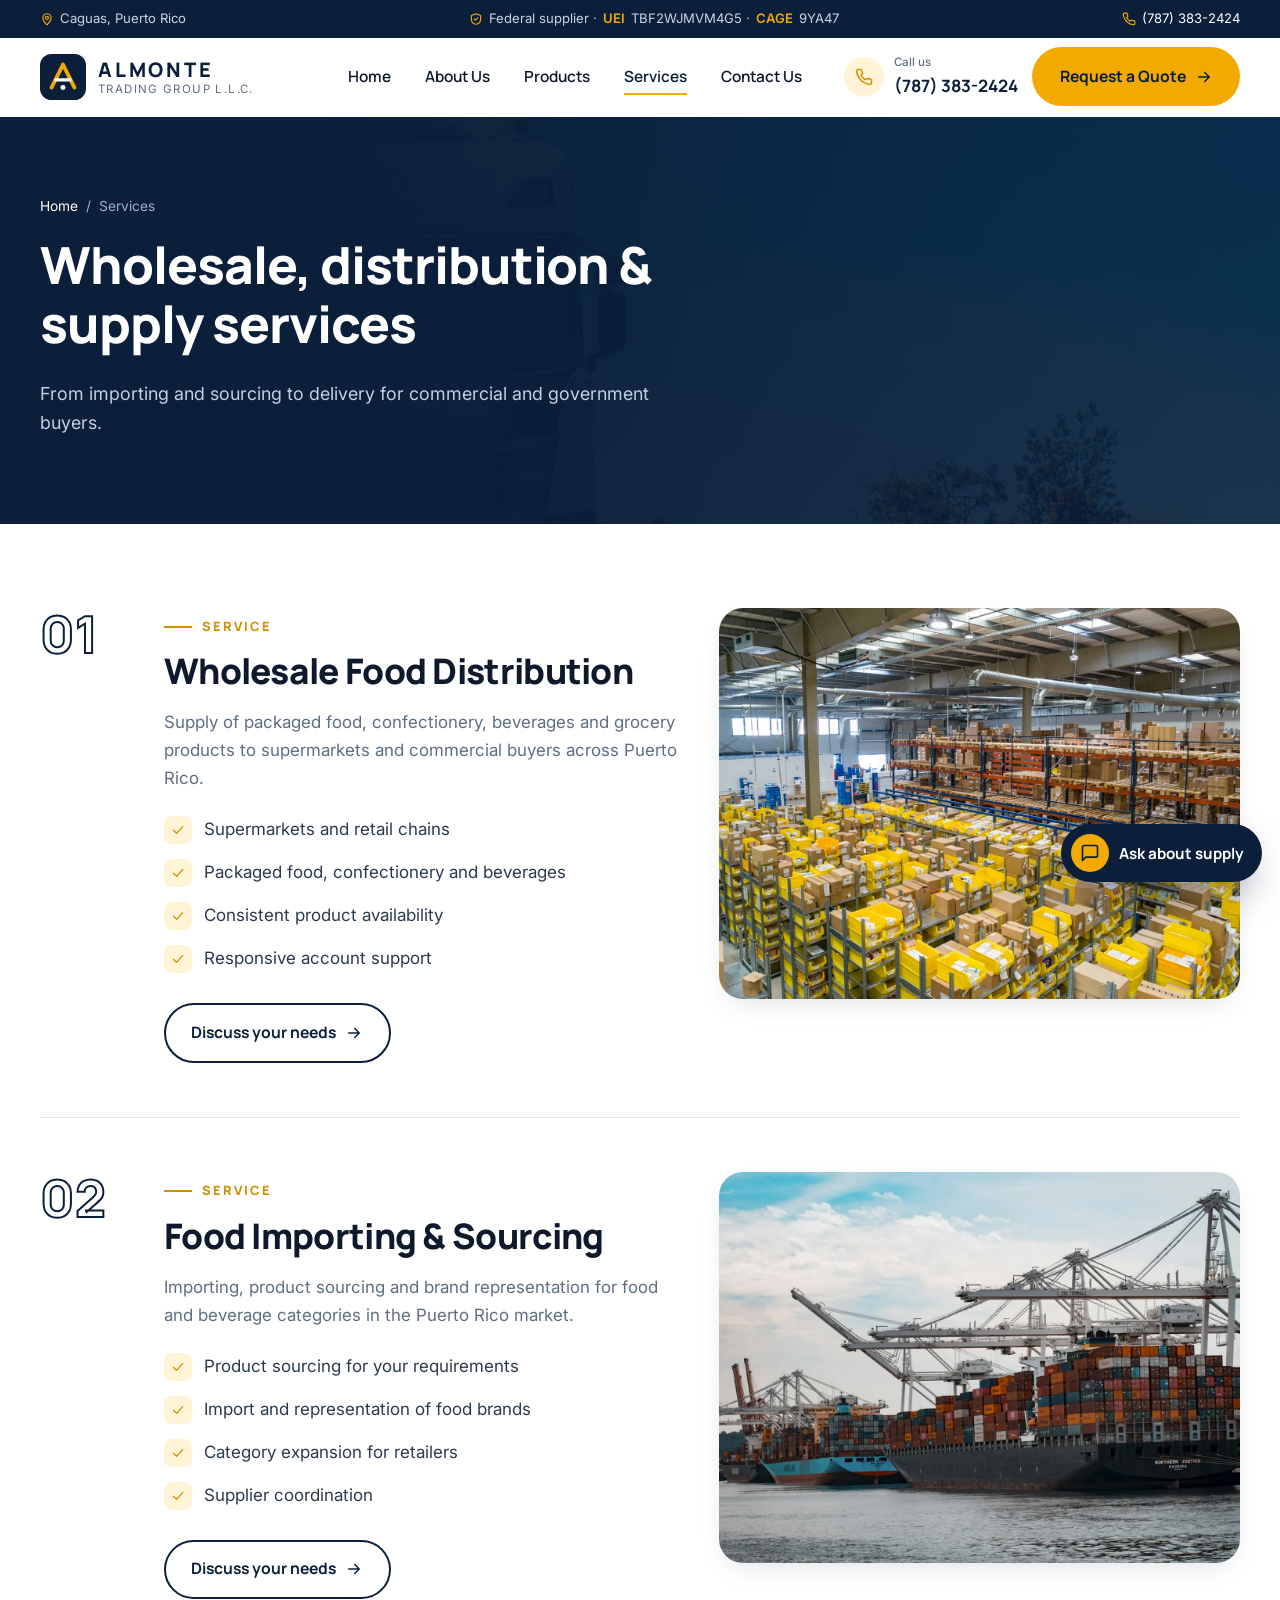
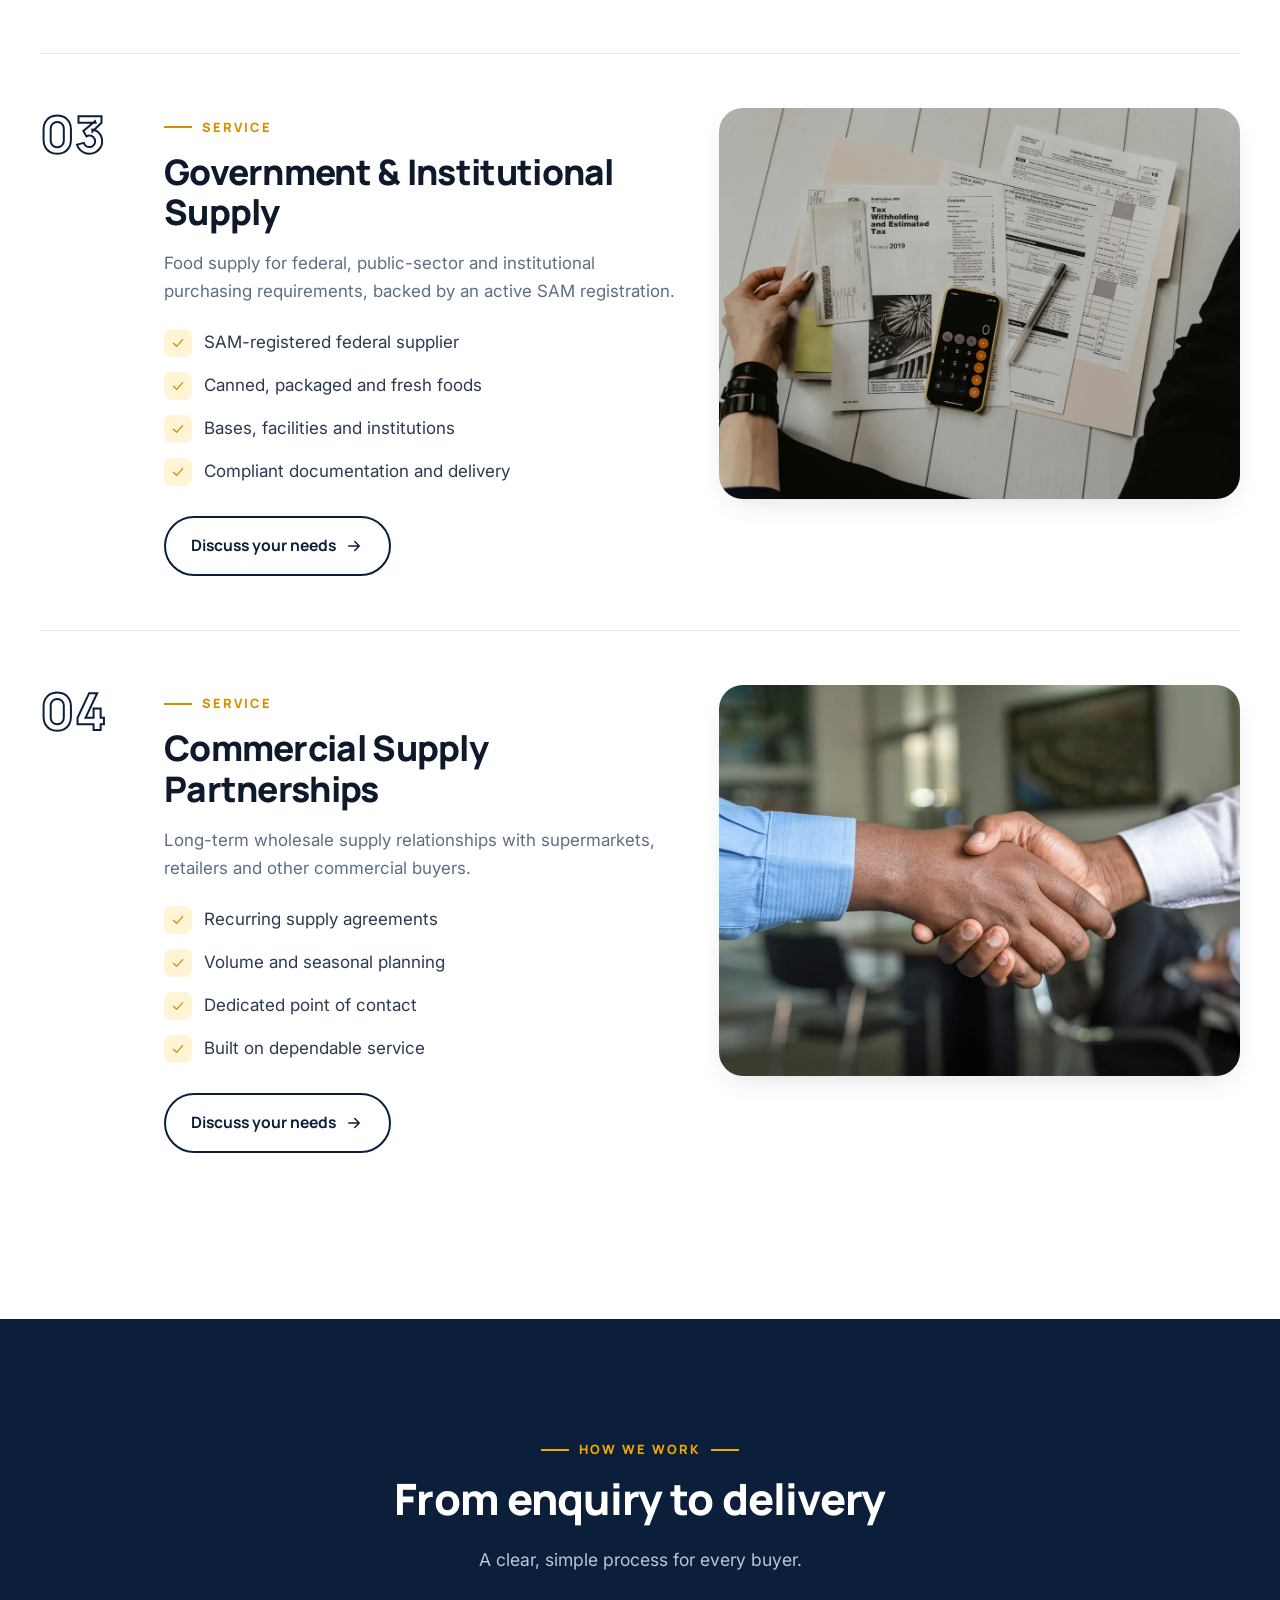
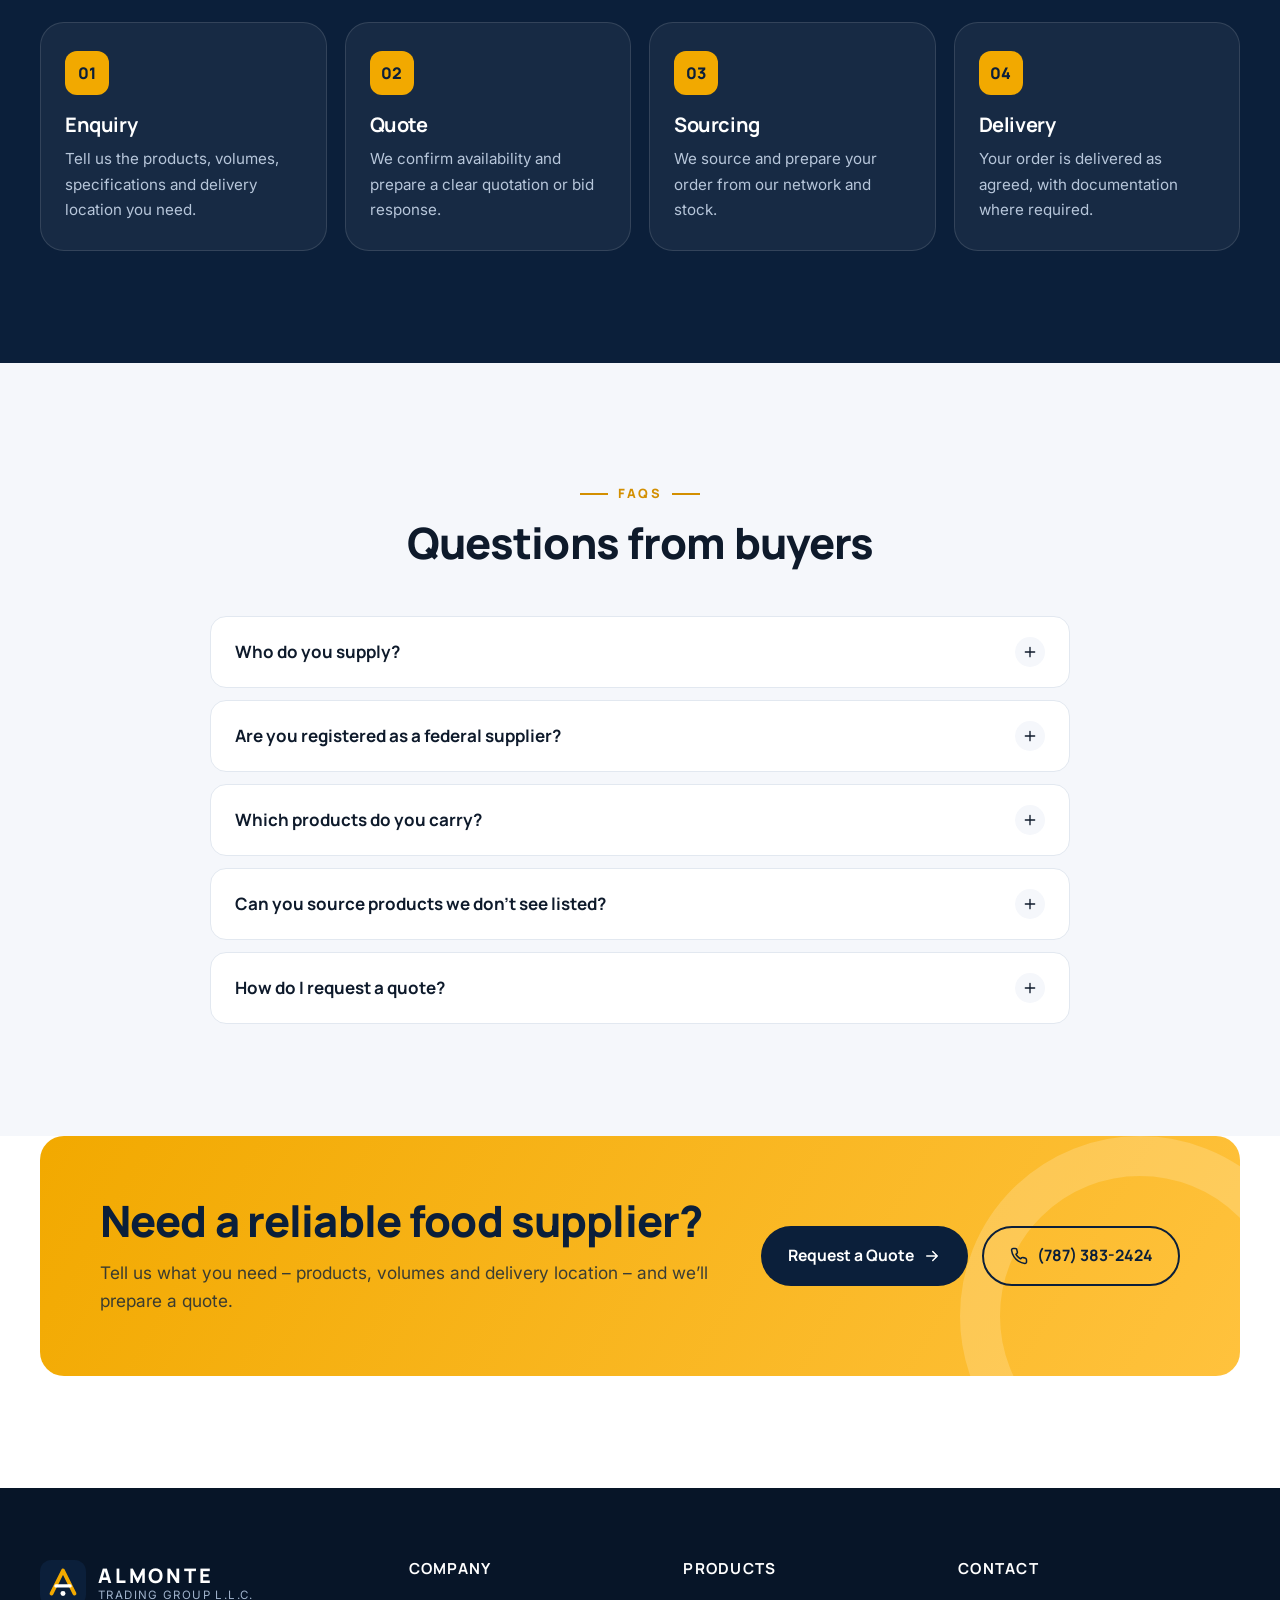
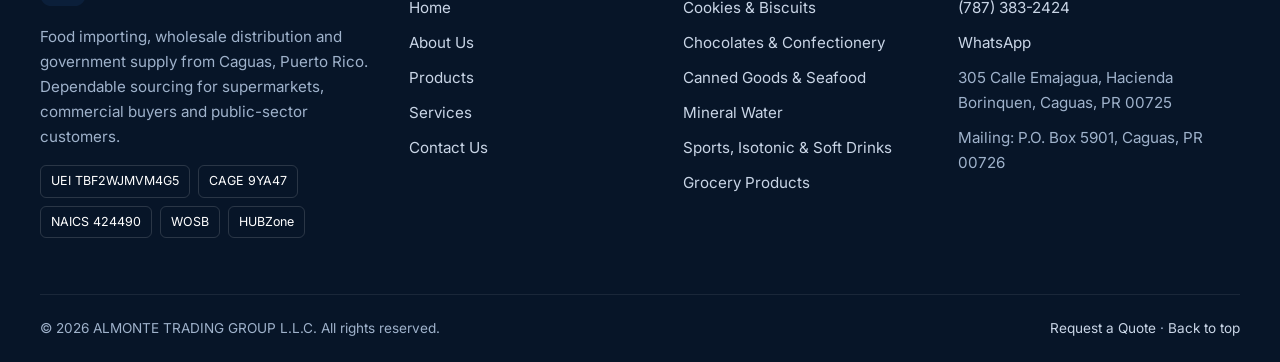
<file: trading/trading/website/services.html>
<!doctype html>
<html lang="en-US" class="no-js">
<head>
<meta charset="utf-8">
<meta name="viewport" content="width=device-width, initial-scale=1">
<title>Services | Wholesale Food Distribution &amp; Government Supply – Almonte Trading Group</title>
<meta name="description" content="Wholesale food distribution, food importing and sourcing, government and institutional supply, and commercial supply partnerships in Puerto Rico.">
<link rel="canonical" href="https://www.almontetradinggroup.com/services.html">
<meta name="theme-color" content="#0b1f3a">
<meta property="og:type" content="website">
<meta property="og:site_name" content="Almonte Trading Group">
<meta property="og:title" content="Services | Wholesale Food Distribution &amp; Government Supply – Almonte Trading Group">
<meta property="og:description" content="Wholesale food distribution, food importing and sourcing, government and institutional supply, and commercial supply partnerships in Puerto Rico.">
<meta property="og:url" content="https://www.almontetradinggroup.com/services.html">
<meta property="og:image" content="https://www.almontetradinggroup.com/og-image.jpg">
<meta property="og:locale" content="en_US">
<meta name="twitter:card" content="summary_large_image">
<link rel="icon" href="logo-mark.svg" type="image/svg+xml">
<link rel="manifest" href="site.webmanifest">
<link rel="preconnect" href="https://fonts.googleapis.com">
<link rel="preconnect" href="https://fonts.gstatic.com" crossorigin>
<link href="https://fonts.googleapis.com/css2?family=Manrope:wght@600;700;800&family=Inter:wght@400;500;600&display=swap" rel="stylesheet">
<link rel="stylesheet" href="styles.css">

<script type="application/ld+json">{"@context": "https://schema.org", "@type": "WholesaleStore", "name": "ALMONTE TRADING GROUP L.L.C.", "alternateName": "Almonte Trading Group", "description": "Puerto Rico food importing, wholesale distribution and government supply company.", "url": "https://www.almontetradinggroup.com", "telephone": "+17873832424", "foundingDate": "2022-07-18", "founder": {"@type": "Person", "name": "Awilda López", "jobTitle": "President"}, "address": {"@type": "PostalAddress", "streetAddress": "305 Calle Emajagua, Hacienda Borinquen", "addressLocality": "Caguas", "addressRegion": "PR", "postalCode": "00725", "addressCountry": "US"}, "areaServed": "Puerto Rico", "naics": "424490", "identifier": [{"@type": "PropertyValue", "propertyID": "UEI", "value": "TBF2WJMVM4G5"}, {"@type": "PropertyValue", "propertyID": "CAGE", "value": "9YA47"}], "image": "https://www.almontetradinggroup.com/og-image.jpg"}</script>
<script>window.SITE_BASE = "";</script>
<script defer src="site-config.js"></script>
<script defer src="main.js"></script>
<script defer src="chatbot.js"></script>
</head>
<body>
<a class="skip" href="#main">Skip to content</a>
<div class="strip"><div class="wrap">
  <span><svg viewBox="0 0 24 24" fill="none" stroke="currentColor" stroke-width="2" stroke-linecap="round" stroke-linejoin="round" aria-hidden="true"><path d="M12 22s7-6.2 7-12a7 7 0 0 0-14 0c0 5.8 7 12 7 12z"/><circle cx="12" cy="10" r="2.6"/></svg> Caguas, Puerto Rico</span>
  <span><svg viewBox="0 0 24 24" fill="none" stroke="currentColor" stroke-width="2" stroke-linecap="round" stroke-linejoin="round" aria-hidden="true"><path d="M12 3 4 6v6c0 5 3.4 8.4 8 9 4.6-.6 8-4 8-9V6z"/><path d="m9 12 2 2 4-4"/></svg> Federal supplier · <b>UEI</b> TBF2WJMVM4G5 · <b>CAGE</b> 9YA47</span>
  <span><svg viewBox="0 0 24 24" fill="none" stroke="currentColor" stroke-width="2" stroke-linecap="round" stroke-linejoin="round" aria-hidden="true"><path d="M22 16.9v3a2 2 0 0 1-2.2 2 19.8 19.8 0 0 1-8.6-3.1 19.5 19.5 0 0 1-6-6A19.8 19.8 0 0 1 2.1 4.2 2 2 0 0 1 4.1 2h3a2 2 0 0 1 2 1.7c.1.9.4 1.8.7 2.7a2 2 0 0 1-.5 2.1L8 9.8a16 16 0 0 0 6 6l1.3-1.3a2 2 0 0 1 2.1-.4c.9.3 1.8.6 2.7.7a2 2 0 0 1 1.7 2z"/></svg> <a href="tel:+17873832424">(787) 383-2424</a></span>
</div></div>
<header class="hdr">
  <div class="wrap hdr-in">
    <a class="logo" href="index.html" aria-label="Almonte Trading Group home"><svg viewBox="0 0 48 48" aria-hidden="true"><rect width="48" height="48" rx="12" fill="#0b1f3a"/><path d="M12 35 24 11l12 24" fill="none" stroke="#f2a900" stroke-width="4" stroke-linejoin="round" stroke-linecap="round"/><path d="M16.5 27h15" stroke="#fff" stroke-width="3.2" stroke-linecap="round"/><circle cx="24" cy="35" r="2.6" fill="#fff"/></svg><span><b>ALMONTE</b><small>Trading Group L.L.C.</small></span></a>
    <nav class="nav" id="nav" aria-label="Main"><ul><li><a href="index.html">Home</a></li><li><a href="about.html">About Us</a></li><li><a href="products.html">Products</a></li><li><a href="services.html" aria-current="page">Services</a></li><li><a href="contact.html">Contact Us</a></li><li class="nav-cta"><a class="btn btn-gold btn-block" href="contact.html#quote">Request a Quote <svg class="arr" viewBox="0 0 24 24" fill="none" stroke="currentColor" stroke-width="2" stroke-linecap="round" stroke-linejoin="round" aria-hidden="true"><path d="M5 12h14M13 6l6 6-6 6"/></svg></a></li></ul></nav>
    <div class="hdr-cta">
      <a class="hdr-phone" href="tel:+17873832424"><i><svg viewBox="0 0 24 24" fill="none" stroke="currentColor" stroke-width="2" stroke-linecap="round" stroke-linejoin="round" aria-hidden="true"><path d="M22 16.9v3a2 2 0 0 1-2.2 2 19.8 19.8 0 0 1-8.6-3.1 19.5 19.5 0 0 1-6-6A19.8 19.8 0 0 1 2.1 4.2 2 2 0 0 1 4.1 2h3a2 2 0 0 1 2 1.7c.1.9.4 1.8.7 2.7a2 2 0 0 1-.5 2.1L8 9.8a16 16 0 0 0 6 6l1.3-1.3a2 2 0 0 1 2.1-.4c.9.3 1.8.6 2.7.7a2 2 0 0 1 1.7 2z"/></svg></i><span><small>Call us</small>(787) 383-2424</span></a>
      <a class="btn btn-gold" href="contact.html#quote">Request a Quote <svg class="arr" viewBox="0 0 24 24" fill="none" stroke="currentColor" stroke-width="2" stroke-linecap="round" stroke-linejoin="round" aria-hidden="true"><path d="M5 12h14M13 6l6 6-6 6"/></svg></a>
      <button class="burger" aria-label="Open menu" aria-expanded="false" aria-controls="nav"><span></span><span></span><span></span></button>
    </div>
  </div>
</header>
<main id="main">
<section class="phero"><img src="truck-road.webp" alt="" width="1500" height="1000">
  <div class="wrap"><nav class="crumbs" aria-label="Breadcrumb"><a href="index.html">Home</a><span>/</span><span aria-current="page">Services</span></nav>
  <h1 class="rv">Wholesale, distribution &amp; supply services</h1><p class="rv d1">From importing and sourcing to delivery for commercial and government buyers.</p></div></section>
<section class="sec" style="padding-top:30px"><div class="wrap"><article class="svc" id="wholesale">
      <div class="big rv">01</div>
      <div class="rv d1"><span class="kicker">Service</span><h2 style="font-size:clamp(1.6rem,3vw,2.2rem)">Wholesale Food Distribution</h2><p style="color:var(--muted);font-size:1.06rem">Supply of packaged food, confectionery, beverages and grocery products to supermarkets and commercial buyers across Puerto Rico.</p>
        <ul class="ticks"><li><i><svg viewBox="0 0 24 24" fill="none" stroke="currentColor" stroke-width="2" stroke-linecap="round" stroke-linejoin="round" aria-hidden="true"><path d="M5 12.5 10 17l9-10"/></svg></i><span>Supermarkets and retail chains</span></li><li><i><svg viewBox="0 0 24 24" fill="none" stroke="currentColor" stroke-width="2" stroke-linecap="round" stroke-linejoin="round" aria-hidden="true"><path d="M5 12.5 10 17l9-10"/></svg></i><span>Packaged food, confectionery and beverages</span></li><li><i><svg viewBox="0 0 24 24" fill="none" stroke="currentColor" stroke-width="2" stroke-linecap="round" stroke-linejoin="round" aria-hidden="true"><path d="M5 12.5 10 17l9-10"/></svg></i><span>Consistent product availability</span></li><li><i><svg viewBox="0 0 24 24" fill="none" stroke="currentColor" stroke-width="2" stroke-linecap="round" stroke-linejoin="round" aria-hidden="true"><path d="M5 12.5 10 17l9-10"/></svg></i><span>Responsive account support</span></li></ul>
        <a class="btn btn-line" href="contact.html?service=wholesale#quote">Discuss your needs <svg class="arr" viewBox="0 0 24 24" fill="none" stroke="currentColor" stroke-width="2" stroke-linecap="round" stroke-linejoin="round" aria-hidden="true"><path d="M5 12h14M13 6l6 6-6 6"/></svg></a></div>
      <img class="rv d2" src="hero-warehouse.webp" alt="Wholesale Food Distribution" loading="lazy">
    </article><article class="svc" id="importing">
      <div class="big rv">02</div>
      <div class="rv d1"><span class="kicker">Service</span><h2 style="font-size:clamp(1.6rem,3vw,2.2rem)">Food Importing & Sourcing</h2><p style="color:var(--muted);font-size:1.06rem">Importing, product sourcing and brand representation for food and beverage categories in the Puerto Rico market.</p>
        <ul class="ticks"><li><i><svg viewBox="0 0 24 24" fill="none" stroke="currentColor" stroke-width="2" stroke-linecap="round" stroke-linejoin="round" aria-hidden="true"><path d="M5 12.5 10 17l9-10"/></svg></i><span>Product sourcing for your requirements</span></li><li><i><svg viewBox="0 0 24 24" fill="none" stroke="currentColor" stroke-width="2" stroke-linecap="round" stroke-linejoin="round" aria-hidden="true"><path d="M5 12.5 10 17l9-10"/></svg></i><span>Import and representation of food brands</span></li><li><i><svg viewBox="0 0 24 24" fill="none" stroke="currentColor" stroke-width="2" stroke-linecap="round" stroke-linejoin="round" aria-hidden="true"><path d="M5 12.5 10 17l9-10"/></svg></i><span>Category expansion for retailers</span></li><li><i><svg viewBox="0 0 24 24" fill="none" stroke="currentColor" stroke-width="2" stroke-linecap="round" stroke-linejoin="round" aria-hidden="true"><path d="M5 12.5 10 17l9-10"/></svg></i><span>Supplier coordination</span></li></ul>
        <a class="btn btn-line" href="contact.html?service=importing#quote">Discuss your needs <svg class="arr" viewBox="0 0 24 24" fill="none" stroke="currentColor" stroke-width="2" stroke-linecap="round" stroke-linejoin="round" aria-hidden="true"><path d="M5 12h14M13 6l6 6-6 6"/></svg></a></div>
      <img class="rv d2" src="port-containers.webp" alt="Food Importing & Sourcing" loading="lazy">
    </article><article class="svc" id="government">
      <div class="big rv">03</div>
      <div class="rv d1"><span class="kicker">Service</span><h2 style="font-size:clamp(1.6rem,3vw,2.2rem)">Government & Institutional Supply</h2><p style="color:var(--muted);font-size:1.06rem">Food supply for federal, public-sector and institutional purchasing requirements, backed by an active SAM registration.</p>
        <ul class="ticks"><li><i><svg viewBox="0 0 24 24" fill="none" stroke="currentColor" stroke-width="2" stroke-linecap="round" stroke-linejoin="round" aria-hidden="true"><path d="M5 12.5 10 17l9-10"/></svg></i><span>SAM-registered federal supplier</span></li><li><i><svg viewBox="0 0 24 24" fill="none" stroke="currentColor" stroke-width="2" stroke-linecap="round" stroke-linejoin="round" aria-hidden="true"><path d="M5 12.5 10 17l9-10"/></svg></i><span>Canned, packaged and fresh foods</span></li><li><i><svg viewBox="0 0 24 24" fill="none" stroke="currentColor" stroke-width="2" stroke-linecap="round" stroke-linejoin="round" aria-hidden="true"><path d="M5 12.5 10 17l9-10"/></svg></i><span>Bases, facilities and institutions</span></li><li><i><svg viewBox="0 0 24 24" fill="none" stroke="currentColor" stroke-width="2" stroke-linecap="round" stroke-linejoin="round" aria-hidden="true"><path d="M5 12.5 10 17l9-10"/></svg></i><span>Compliant documentation and delivery</span></li></ul>
        <a class="btn btn-line" href="contact.html?service=government#quote">Discuss your needs <svg class="arr" viewBox="0 0 24 24" fill="none" stroke="currentColor" stroke-width="2" stroke-linecap="round" stroke-linejoin="round" aria-hidden="true"><path d="M5 12h14M13 6l6 6-6 6"/></svg></a></div>
      <img class="rv d2" src="documents.webp" alt="Government & Institutional Supply" loading="lazy">
    </article><article class="svc" id="partnerships">
      <div class="big rv">04</div>
      <div class="rv d1"><span class="kicker">Service</span><h2 style="font-size:clamp(1.6rem,3vw,2.2rem)">Commercial Supply Partnerships</h2><p style="color:var(--muted);font-size:1.06rem">Long-term wholesale supply relationships with supermarkets, retailers and other commercial buyers.</p>
        <ul class="ticks"><li><i><svg viewBox="0 0 24 24" fill="none" stroke="currentColor" stroke-width="2" stroke-linecap="round" stroke-linejoin="round" aria-hidden="true"><path d="M5 12.5 10 17l9-10"/></svg></i><span>Recurring supply agreements</span></li><li><i><svg viewBox="0 0 24 24" fill="none" stroke="currentColor" stroke-width="2" stroke-linecap="round" stroke-linejoin="round" aria-hidden="true"><path d="M5 12.5 10 17l9-10"/></svg></i><span>Volume and seasonal planning</span></li><li><i><svg viewBox="0 0 24 24" fill="none" stroke="currentColor" stroke-width="2" stroke-linecap="round" stroke-linejoin="round" aria-hidden="true"><path d="M5 12.5 10 17l9-10"/></svg></i><span>Dedicated point of contact</span></li><li><i><svg viewBox="0 0 24 24" fill="none" stroke="currentColor" stroke-width="2" stroke-linecap="round" stroke-linejoin="round" aria-hidden="true"><path d="M5 12.5 10 17l9-10"/></svg></i><span>Built on dependable service</span></li></ul>
        <a class="btn btn-line" href="contact.html?service=partnerships#quote">Discuss your needs <svg class="arr" viewBox="0 0 24 24" fill="none" stroke="currentColor" stroke-width="2" stroke-linecap="round" stroke-linejoin="round" aria-hidden="true"><path d="M5 12h14M13 6l6 6-6 6"/></svg></a></div>
      <img class="rv d2" src="handshake.webp" alt="Commercial Supply Partnerships" loading="lazy">
    </article></div></section>
<section class="sec sec-navy">
  <div class="wrap">
    <div class="sec-head center rv"><span class="kicker">How we work</span><h2>From enquiry to delivery</h2><p>A clear, simple process for every buyer.</p></div>
    <div class="steps">
      <div class="step rv d1"><h3>Enquiry</h3><p>Tell us the products, volumes, specifications and delivery location you need.</p></div>
      <div class="step rv d2"><h3>Quote</h3><p>We confirm availability and prepare a clear quotation or bid response.</p></div>
      <div class="step rv d3"><h3>Sourcing</h3><p>We source and prepare your order from our network and stock.</p></div>
      <div class="step rv d4"><h3>Delivery</h3><p>Your order is delivered as agreed, with documentation where required.</p></div>
    </div>
  </div>
</section>
<section class="sec sec-soft">
  <div class="wrap">
    <div class="sec-head center rv"><span class="kicker">FAQs</span><h2>Questions from buyers</h2></div>
    <div class="faq rv">
      <details><summary>Who do you supply?<i><svg viewBox="0 0 24 24" fill="none" stroke="currentColor" stroke-width="2" stroke-linecap="round" stroke-linejoin="round" aria-hidden="true"><path d="M12 5v14M5 12h14"/></svg></i></summary><p>Supermarkets, retail stores, commercial buyers, institutions and government agencies in Puerto Rico.</p></details>
      <details><summary>Are you registered as a federal supplier?<i><svg viewBox="0 0 24 24" fill="none" stroke="currentColor" stroke-width="2" stroke-linecap="round" stroke-linejoin="round" aria-hidden="true"><path d="M12 5v14M5 12h14"/></svg></i></summary><p>Yes. We are registered in SAM.gov (UEI TBF2WJMVM4G5, CAGE 9YA47) with primary NAICS 424490, and hold SBA WOSB and HUBZone certifications.</p></details>
      <details><summary>Which products do you carry?<i><svg viewBox="0 0 24 24" fill="none" stroke="currentColor" stroke-width="2" stroke-linecap="round" stroke-linejoin="round" aria-hidden="true"><path d="M12 5v14M5 12h14"/></svg></i></summary><p>Cookies and biscuits, chocolates and confectionery, canned goods and seafood, mineral water, sports and isotonic drinks, sodas and grocery products. See our <a href="products.html">Products page</a>.</p></details>
      <details><summary>Can you source products we don’t see listed?<i><svg viewBox="0 0 24 24" fill="none" stroke="currentColor" stroke-width="2" stroke-linecap="round" stroke-linejoin="round" aria-hidden="true"><path d="M12 5v14M5 12h14"/></svg></i></summary><p>Ask us. Importing and sourcing is part of what we do, so send us your requirement and we’ll check availability.</p></details>
      <details><summary>How do I request a quote?<i><svg viewBox="0 0 24 24" fill="none" stroke="currentColor" stroke-width="2" stroke-linecap="round" stroke-linejoin="round" aria-hidden="true"><path d="M12 5v14M5 12h14"/></svg></i></summary><p>Use our <a href="contact.html#quote">quote form</a>, call (787) 383-2424 or message us on WhatsApp.</p></details>
    </div>
  </div>
</section>
<section class="sec" style="padding-top:0"><div class="wrap"><div class="cta rv">
  <div><h2>Need a reliable food supplier?</h2><p>Tell us what you need – products, volumes and delivery location – and we’ll prepare a quote.</p></div>
  <div class="btn-row"><a class="btn" href="contact.html#quote">Request a Quote <svg class="arr" viewBox="0 0 24 24" fill="none" stroke="currentColor" stroke-width="2" stroke-linecap="round" stroke-linejoin="round" aria-hidden="true"><path d="M5 12h14M13 6l6 6-6 6"/></svg></a><a class="btn btn-line" href="tel:+17873832424"><svg viewBox="0 0 24 24" fill="none" stroke="currentColor" stroke-width="2" stroke-linecap="round" stroke-linejoin="round" aria-hidden="true"><path d="M22 16.9v3a2 2 0 0 1-2.2 2 19.8 19.8 0 0 1-8.6-3.1 19.5 19.5 0 0 1-6-6A19.8 19.8 0 0 1 2.1 4.2 2 2 0 0 1 4.1 2h3a2 2 0 0 1 2 1.7c.1.9.4 1.8.7 2.7a2 2 0 0 1-.5 2.1L8 9.8a16 16 0 0 0 6 6l1.3-1.3a2 2 0 0 1 2.1-.4c.9.3 1.8.6 2.7.7a2 2 0 0 1 1.7 2z"/></svg> (787) 383-2424</a></div>
</div></div></section>
</main>
<footer class="foot">
  <div class="wrap foot-grid">
    <div>
      <a class="logo" href="index.html"><svg viewBox="0 0 48 48" aria-hidden="true"><rect width="48" height="48" rx="12" fill="#0b1f3a"/><path d="M12 35 24 11l12 24" fill="none" stroke="#f2a900" stroke-width="4" stroke-linejoin="round" stroke-linecap="round"/><path d="M16.5 27h15" stroke="#fff" stroke-width="3.2" stroke-linecap="round"/><circle cx="24" cy="35" r="2.6" fill="#fff"/></svg><span><b>ALMONTE</b><small>Trading Group L.L.C.</small></span></a>
      <p>Food importing, wholesale distribution and government supply from Caguas, Puerto Rico. Dependable sourcing for supermarkets, commercial buyers and public-sector customers.</p>
      <div class="ids"><span>UEI TBF2WJMVM4G5</span><span>CAGE 9YA47</span><span>NAICS 424490</span><span>WOSB</span><span>HUBZone</span></div>
    </div>
    <div><h4>Company</h4><ul><li><a href="index.html">Home</a></li><li><a href="about.html">About Us</a></li><li><a href="products.html">Products</a></li><li><a href="services.html">Services</a></li><li><a href="contact.html">Contact Us</a></li></ul></div>
    <div><h4>Products</h4><ul><li><a href="products.html#cookies">Cookies & Biscuits</a></li><li><a href="products.html#chocolates">Chocolates & Confectionery</a></li><li><a href="products.html#canned-seafood">Canned Goods & Seafood</a></li><li><a href="products.html#water">Mineral Water</a></li><li><a href="products.html#beverages">Sports, Isotonic & Soft Drinks</a></li><li><a href="products.html#grocery">Grocery Products</a></li></ul></div>
    <div><h4>Contact</h4><ul>
      <li><a href="tel:+17873832424">(787) 383-2424</a></li>
      <li><a href="https://wa.me/17873832424" target="_blank" rel="noopener">WhatsApp</a></li>
      <li>305 Calle Emajagua, Hacienda Borinquen, Caguas, PR 00725</li>
      <li>Mailing: P.O. Box 5901, Caguas, PR 00726</li>
    </ul></div>
  </div>
  <div class="wrap foot-bottom"><span>© <span data-year>2026</span> ALMONTE TRADING GROUP L.L.C. All rights reserved.</span><span><a href="contact.html#quote">Request a Quote</a> · <a href="#main">Back to top</a></span></div>
</footer>
<a class="fab-call" href="tel:+17873832424" aria-label="Call (787) 383-2424"><svg viewBox="0 0 24 24" fill="none" stroke="currentColor" stroke-width="2" stroke-linecap="round" stroke-linejoin="round" aria-hidden="true"><path d="M22 16.9v3a2 2 0 0 1-2.2 2 19.8 19.8 0 0 1-8.6-3.1 19.5 19.5 0 0 1-6-6A19.8 19.8 0 0 1 2.1 4.2 2 2 0 0 1 4.1 2h3a2 2 0 0 1 2 1.7c.1.9.4 1.8.7 2.7a2 2 0 0 1-.5 2.1L8 9.8a16 16 0 0 0 6 6l1.3-1.3a2 2 0 0 1 2.1-.4c.9.3 1.8.6 2.7.7a2 2 0 0 1 1.7 2z"/></svg></a>
</body>
</html>
</file>
<file: trading/trading/website/styles.css>
/* =====================================================================
   Almonte Trading Group L.L.C. – "Harbor" theme
   Navy · white · gold. Modern corporate, built for a wholesale supplier.
   ===================================================================== */
:root {
  --navy: #0b1f3a;
  --navy-2: #102a4c;
  --navy-3: #18375f;
  --gold: #f2a900;
  --gold-2: #d38f00;
  --gold-soft: #fff4d6;
  --ink: #0e1a2b;
  --text: #2b3a4f;
  --muted: #5d6e84;
  --line: #e2e8f0;
  --bg: #f5f7fb;
  --white: #ffffff;
  --ok: #14804a;
  --err: #c0392b;
  --r-sm: 10px;
  --r: 16px;
  --r-lg: 24px;
  --shadow: 0 10px 30px -12px rgba(11, 31, 58, .18);
  --shadow-lg: 0 30px 60px -20px rgba(11, 31, 58, .35);
  --head: 'Manrope', system-ui, -apple-system, 'Segoe UI', sans-serif;
  --body: 'Inter', system-ui, -apple-system, 'Segoe UI', sans-serif;
  --wrap: 1200px;
  --ease: cubic-bezier(.2, .7, .2, 1);
}
*, *::before, *::after { box-sizing: border-box; }
html { scroll-behavior: smooth; -webkit-text-size-adjust: 100%; }
html, body { overflow-x: clip; }
body { margin: 0; font-family: var(--body); font-size: 1.0625rem; line-height: 1.65; color: var(--text); background: var(--white); overflow-x: hidden; }
img { max-width: 100%; display: block; }
a { color: var(--navy-3); text-decoration: none; }
a:hover { color: var(--gold-2); }
h1, h2, h3, h4 { font-family: var(--head); color: var(--ink); line-height: 1.15; margin: 0 0 .5em; letter-spacing: -.02em; }
h1 { font-size: clamp(2.3rem, 5vw, 3.9rem); font-weight: 800; }
h2 { font-size: clamp(1.8rem, 3.4vw, 2.7rem); font-weight: 800; }
h3 { font-size: 1.25rem; font-weight: 700; }
p { margin: 0 0 1em; }
.wrap { width: min(var(--wrap), 100% - 40px); margin-inline: auto; }
.sr-only { position: absolute; width: 1px; height: 1px; overflow: hidden; clip: rect(0 0 0 0); white-space: nowrap; }
.skip { position: absolute; left: -999px; top: 8px; background: var(--gold); color: var(--navy); padding: 10px 16px; border-radius: 8px; z-index: 100; font-weight: 700; }
.skip:focus { left: 12px; }
:focus-visible { outline: 3px solid var(--gold); outline-offset: 3px; border-radius: 6px; }

/* ---------- Buttons (shine sweep + arrow slide + lift) ---------- */
.btn { --bg: var(--navy); --fg: #fff; position: relative; overflow: hidden; display: inline-flex; align-items: center; justify-content: center; gap: .6em; padding: .95em 1.6em; border-radius: 999px; background: var(--bg); color: var(--fg); font-family: var(--head); font-weight: 700; font-size: .98rem; border: 2px solid transparent; cursor: pointer; transition: transform .35s var(--ease), box-shadow .35s var(--ease), background .3s, color .3s, border-color .3s; isolation: isolate; white-space: nowrap; }
.btn::after { content: ''; position: absolute; inset: 0; background: linear-gradient(110deg, transparent 30%, rgba(255,255,255,.45) 50%, transparent 70%); transform: translateX(-120%); transition: transform .8s var(--ease); z-index: -1; }
.btn:hover { transform: translateY(-3px); box-shadow: 0 14px 28px -12px rgba(11,31,58,.5); color: var(--fg); }
.btn:hover::after { transform: translateX(120%); }
.btn:active { transform: translateY(-1px) scale(.98); }
.btn svg { width: 18px; height: 18px; flex: none; transition: transform .35s var(--ease); }
.btn:hover .arr { transform: translateX(5px); }
.btn-gold { --bg: var(--gold); --fg: var(--navy); }
.btn-gold:hover { --bg: #ffb81a; }
.btn-ghost { --bg: transparent; --fg: #fff; border-color: rgba(255,255,255,.35); }
.btn-ghost:hover { --bg: rgba(255,255,255,.1); border-color: #fff; }
.btn-line { --bg: transparent; --fg: var(--navy); border-color: var(--navy); }
.btn-line:hover { --bg: var(--navy); --fg: #fff; }
.btn-block { width: 100%; }
.link-arrow { display: inline-flex; align-items: center; gap: .5em; font-family: var(--head); font-weight: 700; color: var(--navy); position: relative; }
.link-arrow::after { content: ''; position: absolute; left: 0; bottom: -4px; height: 2px; width: 100%; background: var(--gold); transform: scaleX(0); transform-origin: left; transition: transform .4s var(--ease); }
.link-arrow:hover::after { transform: scaleX(1); }
.link-arrow svg { width: 18px; height: 18px; transition: transform .35s var(--ease); }
.link-arrow:hover svg { transform: translateX(5px); }

/* ---------- Top strip & header ---------- */
.strip { background: var(--navy); color: #c9d5e6; font-size: .82rem; }
.strip .wrap { display: flex; justify-content: space-between; gap: 18px; padding: 8px 0; flex-wrap: wrap; }
.strip span { display: inline-flex; align-items: center; gap: 6px; }
.strip b { color: var(--gold); font-weight: 600; }
.strip a { color: #fff; }
.strip svg { width: 14px; height: 14px; color: var(--gold); }
.hdr { position: sticky; top: 0; z-index: 50; background: rgba(255,255,255,.92); backdrop-filter: saturate(1.4) blur(12px); -webkit-backdrop-filter: saturate(1.4) blur(12px); border-bottom: 1px solid transparent; transition: box-shadow .3s, border-color .3s; }
.hdr.scrolled { border-color: var(--line); box-shadow: 0 8px 24px -16px rgba(11,31,58,.35); }
.hdr-in { display: flex; align-items: center; gap: 28px; height: 78px; transition: height .3s; }
.hdr.scrolled .hdr-in { height: 66px; }
.logo { display: flex; align-items: center; gap: 12px; color: var(--navy); margin-right: auto; }
.logo:hover { color: var(--navy); }
.logo svg { width: 46px; height: 46px; flex: none; }
.logo span { display: flex; flex-direction: column; line-height: 1.05; }
.logo b { font-family: var(--head); font-weight: 800; font-size: 1.25rem; letter-spacing: .14em; }
.logo small { font-size: .72rem; letter-spacing: .12em; text-transform: uppercase; color: var(--muted); margin-top: 3px; }
.nav ul { list-style: none; margin: 0; padding: 0; display: flex; gap: 6px; }
.nav a { position: relative; display: block; padding: 10px 14px; font-family: var(--head); font-weight: 600; font-size: .96rem; color: var(--ink); border-radius: 999px; transition: background .25s, color .25s; }
.nav a::after { content: ''; position: absolute; left: 14px; right: 14px; bottom: 4px; height: 2px; background: var(--gold); transform: scaleX(0); transition: transform .35s var(--ease); }
.nav a:hover { background: var(--bg); color: var(--navy); }
.nav a:hover::after, .nav a[aria-current="page"]::after { transform: scaleX(1); }
.nav a[aria-current="page"] { color: var(--navy); }
.nav .nav-cta { display: none; }
.hdr-cta { display: flex; align-items: center; gap: 14px; }
.hdr-phone { display: flex; align-items: center; gap: 10px; font-family: var(--head); font-weight: 700; color: var(--navy); white-space: nowrap; }
.hdr-phone i { width: 40px; height: 40px; border-radius: 50%; display: grid; place-items: center; background: var(--gold-soft); color: var(--gold-2); transition: transform .35s var(--ease); }
.hdr-phone:hover i { transform: rotate(-12deg) scale(1.08); }
.hdr-phone svg { width: 18px; height: 18px; }
.hdr-phone small { display: block; font-family: var(--body); font-weight: 500; font-size: .72rem; color: var(--muted); }
.burger { display: none; width: 46px; height: 46px; border-radius: 12px; border: 1px solid var(--line); background: #fff; cursor: pointer; position: relative; }
.burger span { position: absolute; left: 12px; right: 12px; height: 2px; background: var(--navy); transition: transform .3s, opacity .3s; }
.burger span:nth-child(1) { top: 15px; } .burger span:nth-child(2) { top: 22px; } .burger span:nth-child(3) { top: 29px; }
.burger[aria-expanded="true"] span:nth-child(1) { transform: translateY(7px) rotate(45deg); }
.burger[aria-expanded="true"] span:nth-child(2) { opacity: 0; }
.burger[aria-expanded="true"] span:nth-child(3) { transform: translateY(-7px) rotate(-45deg); }

/* ---------- Hero (home) ---------- */
.hero { position: relative; background: var(--navy); color: #d6e0ee; overflow: hidden; }
.hero::before { content: ''; position: absolute; inset: 0; background-image: linear-gradient(rgba(255,255,255,.045) 1px, transparent 1px), linear-gradient(90deg, rgba(255,255,255,.045) 1px, transparent 1px); background-size: 56px 56px; mask-image: radial-gradient(ellipse at 30% 40%, #000 30%, transparent 75%); -webkit-mask-image: radial-gradient(ellipse at 30% 40%, #000 30%, transparent 75%); }
.hero::after { content: ''; position: absolute; width: 620px; height: 620px; right: -160px; top: -200px; background: radial-gradient(circle, rgba(242,169,0,.22), transparent 65%); }
.hero-in { position: relative; z-index: 1; display: grid; grid-template-columns: 1.05fr .95fr; gap: 56px; align-items: center; padding: 84px 0 96px; }
.tag { display: inline-flex; align-items: center; gap: 10px; padding: 7px 14px 7px 8px; border-radius: 999px; background: rgba(255,255,255,.07); border: 1px solid rgba(255,255,255,.14); font-size: .82rem; font-weight: 600; color: #fff; margin-bottom: 22px; }
.tag i { width: 24px; height: 24px; border-radius: 50%; background: var(--gold); display: grid; place-items: center; color: var(--navy); }
.tag i svg { width: 14px; height: 14px; }
.hero h1 { color: #fff; }
.hero h1 em { font-style: normal; color: var(--gold); position: relative; white-space: nowrap; }
.hero h1 em::after { content: ''; position: absolute; left: 0; right: 0; bottom: .06em; height: .14em; background: rgba(242,169,0,.35); border-radius: 4px; z-index: -1; transform-origin: left; animation: grow 1.2s .5s var(--ease) both; }
@keyframes grow { from { transform: scaleX(0); } to { transform: scaleX(1); } }
.hero .lead { font-size: 1.16rem; color: #c3d0e2; max-width: 560px; }
.btn-row { display: flex; flex-wrap: wrap; gap: 14px; margin-top: 30px; }
.creds { display: flex; flex-wrap: wrap; gap: 10px; margin-top: 34px; }
.creds span { display: inline-flex; align-items: center; gap: 7px; font-size: .82rem; font-weight: 600; color: #fff; padding: 7px 12px; border-radius: 8px; background: rgba(255,255,255,.06); border: 1px solid rgba(255,255,255,.12); }
.creds svg { width: 15px; height: 15px; color: var(--gold); }
.mosaic { position: relative; display: grid; grid-template-columns: 1.15fr .85fr; grid-template-rows: 210px 210px; gap: 14px; }
.mosaic figure { margin: 0; border-radius: var(--r-lg); overflow: hidden; box-shadow: var(--shadow-lg); }
.mosaic figure:first-child { grid-row: span 2; }
.mosaic img { width: 100%; height: 100%; object-fit: cover; transition: transform 1.2s var(--ease); }
.mosaic figure:hover img { transform: scale(1.06); }
.float-card { position: absolute; background: #fff; color: var(--ink); border-radius: var(--r); padding: 16px 18px; box-shadow: var(--shadow-lg); display: flex; align-items: center; gap: 14px; animation: bob 6s ease-in-out infinite; }
.float-card strong { display: block; font-family: var(--head); font-size: 1.5rem; font-weight: 800; color: var(--navy); line-height: 1; }
.float-card small { color: var(--muted); font-size: .8rem; }
.float-card i { width: 44px; height: 44px; border-radius: 12px; background: var(--gold); color: var(--navy); display: grid; place-items: center; flex: none; }
.float-card i svg { width: 22px; height: 22px; }
.fc-1 { left: -28px; bottom: 34px; }
.fc-2 { right: -14px; top: -22px; animation-delay: -3s; }
@keyframes bob { 0%, 100% { transform: translateY(0); } 50% { transform: translateY(-10px); } }

/* ---------- Marquee ---------- */
.marquee { background: var(--gold); color: var(--navy); overflow: hidden; border-block: 1px solid rgba(0,0,0,.06); }
.marquee-track { display: flex; gap: 46px; width: max-content; padding: 16px 0; animation: scroll 38s linear infinite; font-family: var(--head); font-weight: 800; font-size: 1.05rem; letter-spacing: .02em; text-transform: uppercase; }
.marquee-track span { display: inline-flex; align-items: center; gap: 46px; white-space: nowrap; }
.marquee-track span::after { content: '◆'; font-size: .7rem; opacity: .55; }
@keyframes scroll { to { transform: translateX(-50%); } }

/* ---------- Sections ---------- */
.sec { padding: clamp(70px, 9vw, 112px) 0; }
.sec-soft { background: var(--bg); }
.sec-navy { background: var(--navy); color: #c9d5e6; }
.sec-navy h2, .sec-navy h3 { color: #fff; }
.kicker { display: inline-flex; align-items: center; gap: 10px; font-family: var(--head); font-size: .8rem; font-weight: 800; letter-spacing: .16em; text-transform: uppercase; color: var(--gold-2); margin-bottom: 14px; }
.kicker::before { content: ''; width: 28px; height: 2px; background: currentColor; }
.sec-navy .kicker { color: var(--gold); }
.sec-head { max-width: 720px; margin-bottom: 48px; }
.sec-head.center { margin-inline: auto; text-align: center; }
.sec-head.center .kicker::after { content: ''; width: 28px; height: 2px; background: currentColor; }
.sec-head p { color: var(--muted); font-size: 1.1rem; }
.sec-navy .sec-head p { color: #b7c6da; }
.head-row { display: flex; justify-content: space-between; align-items: flex-end; gap: 24px; flex-wrap: wrap; margin-bottom: 44px; }
.head-row .sec-head { margin-bottom: 0; }

/* ---------- Intro split ---------- */
.split { display: grid; grid-template-columns: 1fr 1fr; gap: clamp(36px, 6vw, 80px); align-items: center; }
.split-img { position: relative; }
.split-img > img { border-radius: var(--r-lg); width: 100%; aspect-ratio: 5/4; object-fit: cover; box-shadow: var(--shadow-lg); }
.split-img .stamp { position: absolute; right: -18px; bottom: -22px; background: var(--navy); color: #fff; border-radius: var(--r); padding: 20px 24px; box-shadow: var(--shadow-lg); border-bottom: 4px solid var(--gold); }
.stamp strong { display: block; font-family: var(--head); font-size: 2.1rem; font-weight: 800; line-height: 1; color: var(--gold); }
.stamp span { font-size: .85rem; color: #c9d5e6; }
.ticks { list-style: none; padding: 0; margin: 22px 0 30px; display: grid; gap: 14px; }
.ticks li { display: grid; grid-template-columns: 28px 1fr; gap: 12px; align-items: start; }
.ticks i { width: 28px; height: 28px; border-radius: 8px; background: var(--gold-soft); color: var(--gold-2); display: grid; place-items: center; margin-top: 1px; }
.ticks i svg { width: 16px; height: 16px; }
.ticks strong { color: var(--ink); }
.sec-navy .ticks strong { color: #fff; }
.sec-navy .ticks i { background: rgba(242,169,0,.15); color: var(--gold); }

/* ---------- Product bento ---------- */
.bento { display: grid; grid-template-columns: repeat(4, 1fr); grid-auto-rows: 250px; grid-auto-flow: dense; gap: 18px; }
.tile { position: relative; border-radius: var(--r-lg); overflow: hidden; color: #fff; display: flex; flex-direction: column; justify-content: flex-end; padding: 24px; isolation: isolate; box-shadow: var(--shadow); }
.tile img { position: absolute; inset: 0; width: 100%; height: 100%; object-fit: cover; z-index: -2; transition: transform 1s var(--ease); }
.tile::before { content: ''; position: absolute; inset: 0; z-index: -1; background: linear-gradient(180deg, rgba(11,31,58,0) 30%, rgba(11,31,58,.9) 100%); transition: background .4s; }
.tile:hover img { transform: scale(1.08); }
.tile:hover::before { background: linear-gradient(180deg, rgba(11,31,58,.15) 0%, rgba(11,31,58,.95) 100%); }
.tile h3 { color: #fff; margin: 0 0 4px; font-size: 1.3rem; }
.tile p { margin: 0; color: #d6e0ee; font-size: .93rem; max-height: 0; opacity: 0; overflow: hidden; transition: max-height .5s var(--ease), opacity .4s; }
.tile:hover p, .tile:focus-within p { max-height: 80px; opacity: 1; }
.tile .num { position: absolute; top: 18px; left: 20px; font-family: var(--head); font-weight: 800; font-size: .8rem; letter-spacing: .14em; background: rgba(255,255,255,.14); backdrop-filter: blur(6px); padding: 5px 10px; border-radius: 999px; }
.tile .go { position: absolute; top: 16px; right: 16px; width: 40px; height: 40px; border-radius: 50%; background: var(--gold); color: var(--navy); display: grid; place-items: center; transform: scale(.6) rotate(-45deg); opacity: 0; transition: all .4s var(--ease); }
.tile .go svg { width: 18px; height: 18px; }
.tile:hover .go { transform: none; opacity: 1; }
.tile.wide { grid-column: span 2; }
.tile.tall { grid-row: span 2; }

/* ---------- Service tabs ---------- */
.tabs { background: #fff; border-radius: var(--r-lg); box-shadow: var(--shadow); overflow: hidden; border: 1px solid var(--line); }
.tab-list { position: relative; display: grid; grid-template-columns: repeat(4, 1fr); border-bottom: 1px solid var(--line); }
.tab-btn { position: relative; background: none; border: 0; padding: 22px 18px; text-align: left; cursor: pointer; font-family: var(--head); font-weight: 700; font-size: 1rem; color: var(--muted); display: flex; gap: 12px; align-items: center; transition: color .3s, background .3s; }
.tab-btn i { width: 40px; height: 40px; border-radius: 12px; display: grid; place-items: center; background: var(--bg); color: var(--navy); flex: none; transition: background .35s, color .35s, transform .35s var(--ease); }
.tab-btn i svg { width: 20px; height: 20px; }
.tab-btn:hover { color: var(--navy); background: #fbfcfe; }
.tab-btn:hover i { transform: translateY(-3px); }
.tab-btn[aria-selected="true"] { color: var(--navy); }
.tab-btn[aria-selected="true"] i { background: var(--navy); color: var(--gold); }
.tab-ink { position: absolute; bottom: -1px; left: 0; height: 3px; background: var(--gold); border-radius: 3px 3px 0 0; transition: transform .45s var(--ease), width .45s var(--ease); }
.tab-panel { display: grid; grid-template-columns: 1fr 1fr; gap: 0; }
.tab-panel[hidden] { display: none; }
.tab-panel .tp-img { min-height: 360px; position: relative; overflow: hidden; }
.tab-panel .tp-img img { position: absolute; inset: 0; width: 100%; height: 100%; object-fit: cover; }
.tab-panel .tp-body { padding: clamp(28px, 4vw, 48px); }
.tab-panel.show .tp-img img { animation: zoomIn 1s var(--ease) both; }
.tab-panel.show .tp-body > * { animation: fadeUp .6s var(--ease) both; }
.tab-panel.show .tp-body > *:nth-child(2) { animation-delay: .06s; } .tab-panel.show .tp-body > *:nth-child(3) { animation-delay: .12s; } .tab-panel.show .tp-body > *:nth-child(4) { animation-delay: .18s; }
@keyframes zoomIn { from { transform: scale(1.12); opacity: .4; } to { transform: none; opacity: 1; } }
@keyframes fadeUp { from { transform: translateY(14px); opacity: 0; } to { transform: none; opacity: 1; } }

/* ---------- Credentials (government) ---------- */
.gov { display: grid; grid-template-columns: .9fr 1.1fr; gap: clamp(36px, 6vw, 72px); align-items: center; }
.id-cards { display: grid; grid-template-columns: repeat(2, 1fr); gap: 16px; }
.id-card { position: relative; background: linear-gradient(145deg, var(--navy-2), var(--navy-3)); border: 1px solid rgba(255,255,255,.1); border-radius: var(--r); padding: 20px 22px; overflow: hidden; transition: transform .4s var(--ease), border-color .4s; }
.id-card::after { content: ''; position: absolute; right: -30px; top: -30px; width: 100px; height: 100px; border-radius: 50%; background: radial-gradient(circle, rgba(242,169,0,.25), transparent 70%); }
.id-card:hover { transform: translateY(-5px); border-color: rgba(242,169,0,.5); }
.id-card small { display: block; text-transform: uppercase; letter-spacing: .14em; font-size: .72rem; color: #9fb2cb; font-weight: 700; }
.id-card strong { display: block; font-family: var(--head); font-size: 1.35rem; font-weight: 800; color: #fff; margin-top: 6px; letter-spacing: .03em; }
.id-card span { font-size: .85rem; color: #b7c6da; }
.id-card.gold { background: linear-gradient(145deg, #f2a900, #d38f00); border-color: transparent; }
.id-card.gold small, .id-card.gold span { color: rgba(11,31,58,.75); }
.id-card.gold strong { color: var(--navy); }
.served { display: flex; flex-wrap: wrap; gap: 8px; margin-top: 18px; }
.served span { padding: 6px 12px; border-radius: 999px; border: 1px solid rgba(255,255,255,.18); font-size: .85rem; color: #fff; }

/* ---------- Stats ---------- */
.stats { display: grid; grid-template-columns: repeat(4, 1fr); gap: 0; background: #fff; border-radius: var(--r-lg); box-shadow: var(--shadow-lg); margin-top: -64px; position: relative; z-index: 2; border: 1px solid var(--line); }
.stat { padding: 30px 26px; border-right: 1px solid var(--line); }
.stat:last-child { border-right: 0; }
.stat strong { display: block; font-family: var(--head); font-size: clamp(2rem, 3.6vw, 2.8rem); font-weight: 800; color: var(--navy); line-height: 1; }
.stat strong sup { font-size: .5em; color: var(--gold-2); }
.stat span { display: block; margin-top: 8px; font-weight: 600; color: var(--ink); }
.stat small { color: var(--muted); font-size: .85rem; }

/* ---------- Audience & why cards ---------- */
.cards4 { display: grid; grid-template-columns: repeat(4, 1fr); gap: 18px; }
.card { background: #fff; border: 1px solid var(--line); border-radius: var(--r-lg); padding: 28px; transition: transform .4s var(--ease), box-shadow .4s var(--ease), border-color .4s; position: relative; overflow: hidden; }
.card::before { content: ''; position: absolute; left: 0; top: 0; height: 4px; width: 100%; background: var(--gold); transform: scaleX(0); transform-origin: left; transition: transform .5s var(--ease); }
.card:hover { transform: translateY(-6px); box-shadow: var(--shadow-lg); border-color: transparent; }
.card:hover::before { transform: scaleX(1); }
.card .ic { width: 54px; height: 54px; border-radius: 16px; background: var(--navy); color: var(--gold); display: grid; place-items: center; margin-bottom: 18px; transition: transform .4s var(--ease); }
.card:hover .ic { transform: rotate(-8deg) scale(1.06); }
.card .ic svg { width: 26px; height: 26px; }
.card p { color: var(--muted); margin: 0; font-size: .97rem; }
.why { display: grid; grid-template-columns: repeat(3, 1fr); gap: 0; border-top: 1px solid var(--line); }
.why-item { padding: 34px 30px 34px 0; border-bottom: 1px solid var(--line); display: grid; grid-template-columns: 58px 1fr; gap: 16px; }
.why-item b { font-family: var(--head); font-size: 2rem; font-weight: 800; color: transparent; -webkit-text-stroke: 1.5px var(--gold-2); line-height: 1; }
.why-item p { margin: 0; color: var(--muted); font-size: .97rem; }

/* ---------- CTA band ---------- */
.cta { position: relative; background: linear-gradient(120deg, var(--gold), #ffc23d); border-radius: var(--r-lg); padding: clamp(36px, 5vw, 60px); display: grid; grid-template-columns: 1.4fr auto; gap: 30px; align-items: center; overflow: hidden; }
.cta::after { content: ''; position: absolute; right: -80px; bottom: -120px; width: 360px; height: 360px; border-radius: 50%; border: 40px solid rgba(255,255,255,.18); }
.cta h2 { color: var(--navy); margin-bottom: .3em; }
.cta p { color: rgba(11,31,58,.8); margin: 0; font-size: 1.08rem; }
.cta .btn-row { margin: 0; position: relative; z-index: 1; }

/* ---------- Page hero (inner pages) ---------- */
.phero { position: relative; background: var(--navy); color: #c9d5e6; overflow: hidden; }
.phero > img { position: absolute; inset: 0; width: 100%; height: 100%; object-fit: cover; opacity: .28; }
.phero::after { content: ''; position: absolute; inset: 0; background: linear-gradient(90deg, var(--navy) 25%, rgba(11,31,58,.55)); }
.phero .wrap { position: relative; z-index: 1; padding: 78px 0 86px; }
.phero h1 { color: #fff; font-size: clamp(2.1rem, 4.4vw, 3.2rem); max-width: 760px; }
.phero p { max-width: 640px; font-size: 1.12rem; color: #c3d0e2; margin: 0; }
.crumbs { display: flex; gap: 8px; font-size: .86rem; margin-bottom: 18px; color: #9fb2cb; }
.crumbs a { color: #fff; }
.crumbs a:hover { color: var(--gold); }

/* ---------- Product catalogue page ---------- */
.cat-nav { position: sticky; top: 66px; z-index: 20; background: rgba(255,255,255,.95); backdrop-filter: blur(10px); border-bottom: 1px solid var(--line); }
.cat-nav .wrap { display: flex; gap: 8px; overflow-x: auto; padding: 12px 0; scrollbar-width: none; }
.cat-nav a { flex: none; padding: 8px 16px; border-radius: 999px; border: 1px solid var(--line); font-family: var(--head); font-weight: 700; font-size: .9rem; color: var(--ink); transition: all .3s var(--ease); }
.cat-nav a:hover, .cat-nav a.on { background: var(--navy); border-color: var(--navy); color: #fff; }
.cat { display: grid; grid-template-columns: 1fr 1fr; gap: clamp(30px, 5vw, 64px); align-items: center; padding: 56px 0; border-bottom: 1px solid var(--line); scroll-margin-top: 140px; }
.cat:last-child { border-bottom: 0; }
.cat:nth-child(even) .cat-img { order: 2; }
.cat-img { border-radius: var(--r-lg); overflow: hidden; aspect-ratio: 4/3; box-shadow: var(--shadow); }
.cat-img img { width: 100%; height: 100%; object-fit: cover; transition: transform 1s var(--ease); }
.cat:hover .cat-img img { transform: scale(1.05); }
.chips { display: flex; flex-wrap: wrap; gap: 8px; margin: 18px 0 26px; }
.chips span { padding: 7px 14px; border-radius: 999px; background: var(--bg); border: 1px solid var(--line); font-size: .9rem; font-weight: 500; color: var(--ink); }
.cat .cnum { font-family: var(--head); font-weight: 800; color: var(--gold-2); letter-spacing: .14em; font-size: .85rem; }
.psc { display: grid; grid-template-columns: repeat(auto-fill, minmax(220px, 1fr)); gap: 12px; }
.psc span { display: flex; align-items: center; gap: 10px; background: #fff; border: 1px solid var(--line); border-radius: 12px; padding: 14px 16px; font-weight: 600; color: var(--ink); font-size: .95rem; transition: transform .3s var(--ease), border-color .3s; }
.psc span:hover { transform: translateY(-3px); border-color: var(--gold); }
.psc svg { width: 18px; height: 18px; color: var(--gold-2); flex: none; }

/* ---------- Services page ---------- */
.svc { display: grid; grid-template-columns: 90px 1fr 1fr; gap: 34px; padding: 54px 0; border-bottom: 1px solid var(--line); align-items: start; scroll-margin-top: 90px; }
.svc:last-child { border-bottom: 0; }
.svc .big { font-family: var(--head); font-size: 3.2rem; font-weight: 800; color: transparent; -webkit-text-stroke: 2px var(--navy); line-height: 1; }
.svc img { border-radius: var(--r-lg); aspect-ratio: 4/3; object-fit: cover; width: 100%; box-shadow: var(--shadow); }
.steps { display: grid; grid-template-columns: repeat(4, 1fr); gap: 18px; counter-reset: s; }
.step { position: relative; background: rgba(255,255,255,.05); border: 1px solid rgba(255,255,255,.12); border-radius: var(--r-lg); padding: 28px 24px; transition: transform .4s var(--ease), background .4s; }
.step:hover { transform: translateY(-5px); background: rgba(255,255,255,.08); }
.step::before { counter-increment: s; content: '0' counter(s); display: block; font-family: var(--head); font-weight: 800; font-size: 1rem; color: var(--navy); background: var(--gold); width: 44px; height: 44px; border-radius: 12px; display: grid; place-items: center; margin-bottom: 18px; }
.step p { margin: 0; color: #b7c6da; font-size: .95rem; }
.faq { max-width: 860px; margin-inline: auto; display: grid; gap: 12px; }
.faq details { background: #fff; border: 1px solid var(--line); border-radius: var(--r); transition: box-shadow .3s, border-color .3s; }
.faq details[open] { box-shadow: var(--shadow); border-color: transparent; }
.faq summary { list-style: none; cursor: pointer; padding: 20px 24px; font-family: var(--head); font-weight: 700; color: var(--ink); display: flex; justify-content: space-between; align-items: center; gap: 16px; }
.faq summary::-webkit-details-marker { display: none; }
.faq summary i { width: 30px; height: 30px; border-radius: 50%; background: var(--bg); display: grid; place-items: center; flex: none; transition: transform .35s var(--ease), background .3s; }
.faq summary i svg { width: 16px; height: 16px; }
.faq details[open] summary i { transform: rotate(45deg); background: var(--gold); }
.faq details p { padding: 0 24px 20px; margin: 0; color: var(--muted); }

/* ---------- About ---------- */
.quote { position: relative; background: var(--navy); color: #fff; border-radius: var(--r-lg); padding: clamp(32px, 5vw, 56px); overflow: hidden; }
.quote::before { content: '“'; position: absolute; top: -40px; left: 20px; font-family: Georgia, serif; font-size: 14rem; color: rgba(242,169,0,.18); line-height: 1; }
.quote blockquote { position: relative; margin: 0; font-family: var(--head); font-size: clamp(1.3rem, 2.4vw, 1.75rem); font-weight: 600; line-height: 1.4; }
.quote figcaption { margin-top: 22px; display: flex; align-items: center; gap: 14px; color: #c9d5e6; }
.quote figcaption b { display: block; color: #fff; }
.avatar { width: 52px; height: 52px; border-radius: 50%; background: var(--gold); color: var(--navy); display: grid; place-items: center; font-family: var(--head); font-weight: 800; font-size: 1.1rem; flex: none; }
.timeline { position: relative; display: grid; gap: 26px; padding-left: 34px; }
.timeline::before { content: ''; position: absolute; left: 9px; top: 6px; bottom: 6px; width: 2px; background: linear-gradient(var(--gold), var(--line)); }
.tl { position: relative; }
.tl::before { content: ''; position: absolute; left: -32px; top: 5px; width: 16px; height: 16px; border-radius: 50%; background: #fff; border: 4px solid var(--gold); }
.tl b { font-family: var(--head); color: var(--gold-2); font-size: .85rem; letter-spacing: .1em; text-transform: uppercase; }
.tl h3 { margin: 4px 0 4px; font-size: 1.12rem; }
.tl p { margin: 0; color: var(--muted); font-size: .97rem; }
.reg { width: 100%; border-collapse: collapse; background: #fff; border-radius: var(--r); overflow: hidden; box-shadow: var(--shadow); }
.reg th, .reg td { text-align: left; padding: 15px 20px; border-bottom: 1px solid var(--line); font-size: .97rem; }
.reg th { width: 42%; color: var(--muted); font-weight: 600; background: #fbfcfe; }
.reg td { color: var(--ink); font-weight: 600; }
.reg tr:last-child th, .reg tr:last-child td { border-bottom: 0; }

/* ---------- Contact ---------- */
.contact { display: grid; grid-template-columns: .85fr 1.15fr; gap: 28px; align-items: start; }
.info { background: var(--navy); color: #c9d5e6; border-radius: var(--r-lg); padding: 34px; position: sticky; top: 96px; }
.info h2 { color: #fff; font-size: 1.6rem; }
.info ul { list-style: none; padding: 0; margin: 20px 0 26px; display: grid; gap: 18px; }
.info li { display: grid; grid-template-columns: 44px 1fr; gap: 14px; align-items: start; }
.info li i { width: 44px; height: 44px; border-radius: 12px; background: rgba(242,169,0,.14); color: var(--gold); display: grid; place-items: center; }
.info li i svg { width: 20px; height: 20px; }
.info small { display: block; color: #9fb2cb; font-size: .78rem; text-transform: uppercase; letter-spacing: .1em; font-weight: 700; }
.info li a, .info li strong { color: #fff; font-weight: 600; overflow-wrap: anywhere; }
.form-card { background: #fff; border: 1px solid var(--line); border-radius: var(--r-lg); padding: clamp(26px, 4vw, 42px); box-shadow: var(--shadow); }
.form-card h2 { font-size: 1.7rem; }
.fgrid { display: grid; grid-template-columns: 1fr 1fr; gap: 16px 18px; }
.f { display: flex; flex-direction: column; gap: 6px; }
.f.full { grid-column: 1 / -1; }
.f label, .f legend { font-weight: 600; font-size: .92rem; color: var(--ink); }
.f input, .f select, .f textarea { font: inherit; font-size: 1rem; padding: 13px 15px; border-radius: 12px; border: 1.5px solid var(--line); background: #fbfcfe; color: var(--ink); transition: border-color .25s, box-shadow .25s, background .25s; width: 100%; }
.f textarea { min-height: 130px; resize: vertical; }
.f input:focus, .f select:focus, .f textarea:focus { outline: none; border-color: var(--navy-3); background: #fff; box-shadow: 0 0 0 4px rgba(24,55,95,.12); }
.f.bad input, .f.bad textarea, .f.bad select { border-color: var(--err); }
.f .err { color: var(--err); font-size: .82rem; min-height: 1em; }
.req { color: var(--err); }
fieldset.f { border: 0; padding: 0; margin: 0; }
.checks { display: flex; flex-wrap: wrap; gap: 8px; }
.checks label { position: relative; cursor: pointer; }
.checks input { position: absolute; opacity: 0; inset: 0; cursor: pointer; }
.checks span { display: inline-block; padding: 8px 14px; border-radius: 999px; border: 1.5px solid var(--line); font-size: .9rem; font-weight: 600; color: var(--text); transition: all .25s var(--ease); background: #fff; }
.checks input:checked + span { background: var(--navy); border-color: var(--navy); color: #fff; }
.checks input:focus-visible + span { outline: 3px solid var(--gold); outline-offset: 2px; }
.checks label:hover span { border-color: var(--navy-3); }
.hp { position: absolute; left: -9999px; }
.form-foot { display: flex; justify-content: space-between; align-items: center; gap: 16px; flex-wrap: wrap; margin-top: 22px; }
.form-foot small { color: var(--muted); max-width: 320px; }
.status { margin-top: 16px; padding: 0; border-radius: 12px; font-size: .95rem; }
.status.ok { padding: 14px 16px; background: #e8f6ee; color: var(--ok); border: 1px solid #bfe5cf; }
.status.bad { padding: 14px 16px; background: #fdecea; color: var(--err); border: 1px solid #f5c6c0; }
.status a { font-weight: 700; color: inherit; text-decoration: underline; }
.map { border-radius: var(--r-lg); overflow: hidden; border: 1px solid var(--line); box-shadow: var(--shadow); }
.map iframe { width: 100%; height: 400px; border: 0; display: block; }

/* ---------- Footer ---------- */
.foot { background: #071528; color: #9fb2cb; padding: 72px 0 0; font-size: .95rem; }
.foot-grid { display: grid; grid-template-columns: 1.4fr 1fr 1fr 1.2fr; gap: 40px; }
.foot .logo { color: #fff; margin-bottom: 18px; }
.foot .logo small { color: #9fb2cb; }
.foot h4 { color: #fff; font-size: .95rem; letter-spacing: .08em; text-transform: uppercase; margin-bottom: 18px; }
.foot ul { list-style: none; padding: 0; margin: 0; display: grid; gap: 10px; }
.foot a { color: #c9d5e6; transition: color .25s, padding .25s; }
.foot a:hover { color: var(--gold); padding-left: 4px; }
.foot .ids { display: flex; flex-wrap: wrap; gap: 8px; margin-top: 16px; }
.foot .ids span { font-size: .78rem; padding: 5px 10px; border-radius: 6px; border: 1px solid rgba(255,255,255,.14); color: #fff; }
.foot-bottom { margin-top: 56px; border-top: 1px solid rgba(255,255,255,.08); padding: 22px 0; display: flex; justify-content: space-between; gap: 16px; flex-wrap: wrap; font-size: .85rem; }

/* ---------- Floating call button (mobile) ---------- */
.fab-call { position: fixed; left: 16px; bottom: 16px; z-index: 60; width: 54px; height: 54px; border-radius: 50%; background: var(--gold); color: var(--navy); display: none; place-items: center; box-shadow: var(--shadow-lg); }
.fab-call svg { width: 24px; height: 24px; }

/* ---------- Reveal on scroll ---------- */
.rv { opacity: 0; transform: translateY(26px); transition: opacity .8s var(--ease), transform .8s var(--ease); }
.rv.in { opacity: 1; transform: none; }
.rv-l { transform: translateX(-30px); } .rv-r { transform: translateX(30px); }
.rv-l.in, .rv-r.in { transform: none; }
.d1 { transition-delay: .08s; } .d2 { transition-delay: .16s; } .d3 { transition-delay: .24s; } .d4 { transition-delay: .32s; } .d5 { transition-delay: .4s; }
.no-js .rv { opacity: 1; transform: none; }

/* ---------- 404 ---------- */
.nf { text-align: center; padding: 120px 0; }
.nf .big { font-family: var(--head); font-size: clamp(6rem, 18vw, 11rem); font-weight: 800; line-height: 1; color: transparent; -webkit-text-stroke: 3px var(--navy); }
.nf .btn-row { justify-content: center; }

/* ---------- Responsive ---------- */
@media (max-width: 1120px) {
  .hdr-phone span { display: none; }
  .bento { grid-template-columns: repeat(2, 1fr); }
  .tile.wide { grid-column: span 2; }
  .cards4 { grid-template-columns: repeat(2, 1fr); }
  .tab-btn { font-size: .9rem; padding: 18px 12px; }
}
@media (max-width: 960px) {
  .nav { position: fixed; inset: 0 0 0 auto; width: min(340px, 86vw); background: #fff; box-shadow: -20px 0 50px rgba(11,31,58,.25); transform: translateX(100%); visibility: hidden; transition: transform .45s var(--ease), visibility 0s .45s; padding: 96px 24px 24px; z-index: 55; overflow-y: auto; }
  .nav.open { transform: none; visibility: visible; transition: transform .45s var(--ease), visibility 0s; }
  .nav ul { flex-direction: column; gap: 4px; }
  .nav a { font-size: 1.1rem; padding: 14px 16px; border-radius: 12px; }
  .nav a::after { display: none; }
  .nav a[aria-current="page"] { background: var(--bg); }
  .nav .nav-cta { display: block; margin-top: 16px; }
  .nav .nav-cta a { color: var(--navy); }
  .burger { display: block; z-index: 56; }
  .hdr-cta .btn { display: none; }
  .hero-in, .split, .gov, .contact, .cat, .tab-panel { grid-template-columns: 1fr; }
  .cat:nth-child(even) .cat-img { order: 0; }
  .mosaic { grid-template-rows: 170px 170px; margin-top: 10px; }
  .fc-1 { left: 10px; } .fc-2 { right: 10px; }
  .stats { grid-template-columns: repeat(2, 1fr); }
  .stat:nth-child(2) { border-right: 0; }
  .stat:nth-child(-n+2) { border-bottom: 1px solid var(--line); }
  .why { grid-template-columns: 1fr 1fr; }
  .svc { grid-template-columns: 1fr; gap: 18px; }
  .steps { grid-template-columns: 1fr 1fr; }
  .cta { grid-template-columns: 1fr; }
  .info { position: static; }
  .foot-grid { grid-template-columns: 1fr 1fr; }
  .tab-list { grid-template-columns: 1fr 1fr; }
  .tab-ink { display: none; }
  .tab-btn[aria-selected="true"] { background: var(--gold-soft); }
  .split-img .stamp { right: 12px; }
}
@media (max-width: 640px) {
  body { font-size: 1rem; }
  .strip .wrap > span:not(:first-child) { display: none; }
  .hdr-in { height: 68px; gap: 12px; }
  .logo svg { width: 40px; height: 40px; }
  .logo b { font-size: 1.05rem; }
  .logo small { font-size: .62rem; }
  .hdr-phone { display: none; }
  .hero-in { padding: 54px 0 70px; }
  .mosaic { grid-template-columns: 1fr 1fr; grid-template-rows: 150px 150px; }
  .float-card { padding: 12px 14px; }
  .float-card strong { font-size: 1.2rem; }
  .fc-2 { display: none; }
  .bento { grid-template-columns: 1fr; grid-auto-rows: 230px; }
  .tile.wide, .tile.tall { grid-column: auto; grid-row: auto; }
  .tile p { max-height: none; opacity: 1; }
  .cards4, .why, .steps, .fgrid, .id-cards, .foot-grid { grid-template-columns: 1fr; }
  .why-item { padding-right: 0; }
  .stats { grid-template-columns: 1fr 1fr; }
  .stat { padding: 22px 18px; }
  .tab-list { grid-template-columns: 1fr; }
  .fab-call { display: grid; }
  .reg th, .reg td { display: block; width: 100%; }
  .reg th { border-bottom: 0; padding-bottom: 2px; }
}
@media (prefers-reduced-motion: reduce) {
  *, *::before, *::after { animation-duration: .001ms !important; animation-iteration-count: 1 !important; transition-duration: .001ms !important; scroll-behavior: auto !important; }
  .rv { opacity: 1; transform: none; }
}
</file>
